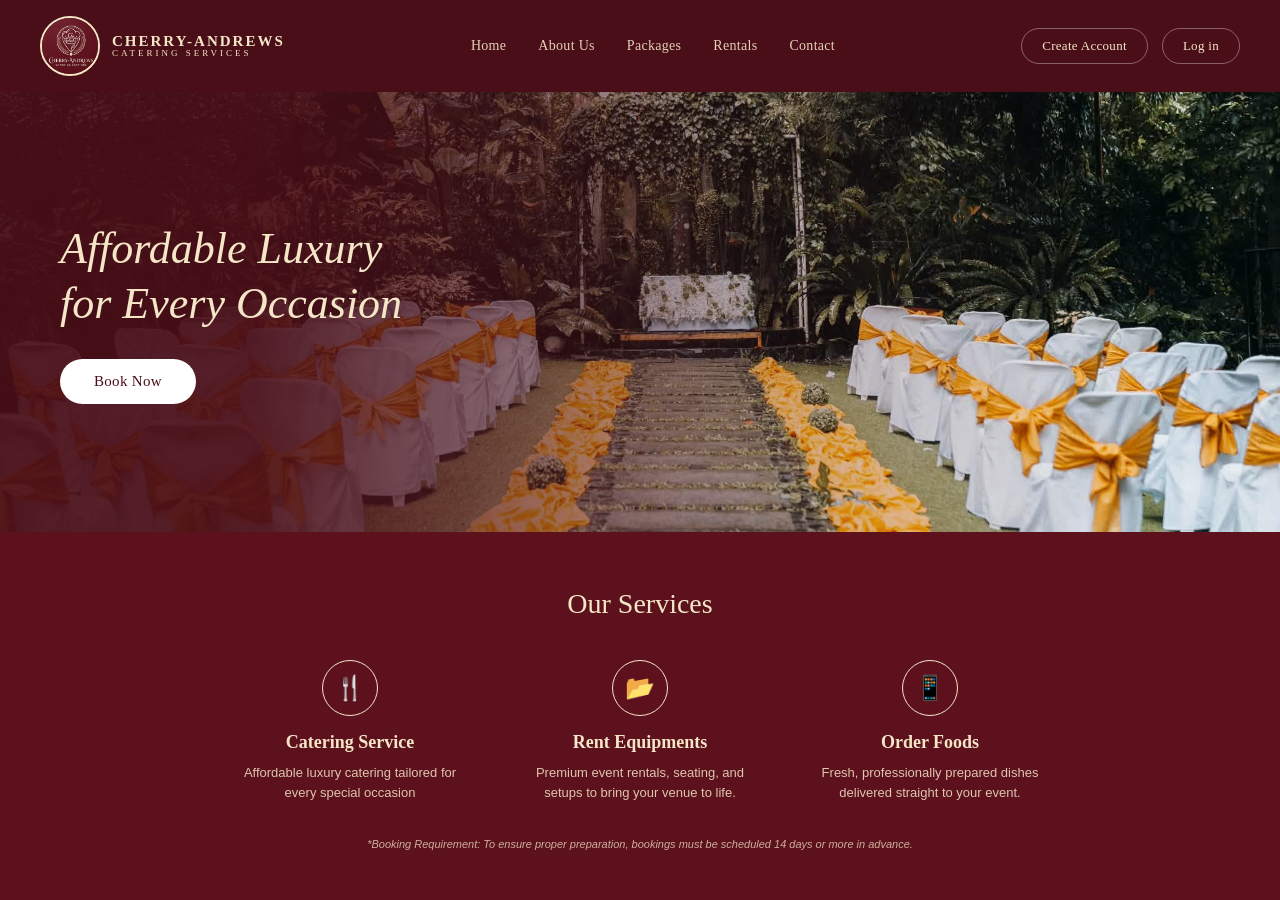
<file: index.html>
<!DOCTYPE html>

<html lang="en">

<head>

  <meta charset="UTF-8">

  <meta name="viewport" content="width=device-width, initial-scale=1.0">

  <title>Cherry-Andrews Catering Services</title>

  <style>
    :root {
      --maroon-dark: #4a0e18;
      --maroon: #5c111d;
      --maroon-light: #6d1523;
      --gold: #f5e6c8;
      --line: rgba(255, 255, 255, .35);
    }

    * {
      box-sizing: border-box;
      margin: 0;
      padding: 0;
    }

    body {
      font-family: 'Georgia', 'Times New Roman', serif;
      background: var(--maroon);
      color: #f5e6c8;
      min-height: 100vh;
    }

    a {
      color: inherit;
      text-decoration: none;
    }

    /* CSS HOME NAV: matches the <nav class="navbar"> near the start of #home. */

    .navbar {
      display: flex;
      align-items: center;
      justify-content: space-between;
      padding: 16px 40px;
      background: var(--maroon-dark);
    }

    .brand {
      display: flex;
      align-items: center;
      gap: 12px;
    }

     .brand-mark {
      width: 60px;
      height: 60px;
      border-radius: 60%;
      border: 2px solid #f5e6c8;
      overflow: hidden;
      flex-shrink: 0;
    }

    .brand-mark img {
      width: 100%;
      height: 100%;
      object-fit: cover;
      display: block;
    }

    .brand-text {
      line-height: 1.1;
    }

    .brand-text .top {
      font-size: 15px;
      letter-spacing: 2px;
      font-weight: 600;
    }

    .brand-text .bottom {
      font-size: 9px;
      letter-spacing: 3px;
      color: var(--gold);
    }

    .nav-links {
      display: flex;
      gap: 32px;
      font-size: 14px;
      letter-spacing: .3px;
    }

    .nav-links a {
      opacity: .9;
      transition: opacity .2s;
    }

    .nav-links a:hover {
      opacity: 1;
    }

    .nav-actions {
      display: flex;
      gap: 14px;
    }

    .pill {
      padding: 9px 20px;
      border-radius: 30px;
      font-size: 13px;
      cursor: pointer;
      border: 1.5px solid var(--line);
      background: transparent;
      color: #f5e6c8;
      font-family: inherit;
      letter-spacing: .3px;
      transition: background .2s;
    }

    .pill:hover {
      background: rgba(255, 255, 255, .08);
    }

    /* CSS HOME HERO: matches <section class="hero"> below the navbar. */

    .hero {
      position: relative;
      min-height: 440px;
      display: flex;
      align-items: center;
      padding: 0 60px;
      background:
        linear-gradient(90deg, rgba(74, 14, 24, .92) 20%, rgba(74, 14, 24, .25) 60%, rgba(74, 14, 24, 0) 90%),
        url('image/background.jpg') center/cover no-repeat;
      overflow: hidden;
    }

    .hero-content {
      position: relative;
      z-index: 2;
      max-width: 480px;
    }

    .hero-content h1 {
      font-style: italic;
      font-weight: 400;
      font-size: 44px;
      line-height: 1.25;
      margin-bottom: 28px;
    }

    .book-now {
      background: #fff;
      color: var(--maroon-dark);
      border: none;
      padding: 14px 34px;
      border-radius: 30px;
      font-size: 15px;
      font-family: inherit;
      cursor: pointer;
      letter-spacing: .3px;
      transition: background .2s;
    }

    .book-now:hover {
      background: #f1e9df;
    }

    /* ---------- SERVICES ---------- */

    /* CSS HOME SERVICES: matches <section class="services"> and .service-grid. */
    .services {
      padding: 56px 40px 40px;
      text-align: center;
    }

    .services h2 {
      font-weight: 400;
      font-size: 28px;
      margin-bottom: 40px;
    }

    .service-grid {
      display: flex;
      justify-content: center;
      gap: 70px;
      flex-wrap: wrap;
      max-width: 900px;
      margin: 0 auto;
    }

    .service {
      max-width: 220px;
    }

    .service .icon {
      width: 56px;
      height: 56px;
      margin: 0 auto 16px;
      border: 1.5px solid var(--gold);
      border-radius: 50%;
      display: flex;
      align-items: center;
      justify-content: center;
      color: var(--gold);
      font-size: 24px;
    }

    .service h3 {
      font-size: 18px;
      font-weight: 600;
      margin-bottom: 10px;
    }

    .service p {
      font-size: 13px;
      line-height: 1.5;
      opacity: .85;
      font-family: Arial, sans-serif;
    }

    .note {
      max-width: 900px;
      margin: 36px auto 0;
      font-size: 11px;
      font-style: italic;
      opacity: .75;
      font-family: Arial, sans-serif;
      padding: 0 10px;
    }

    /* ---------- AUTH OVERLAY ---------- */

    /* CSS LOGIN/SIGNUP: matches #authOverlay and the #loginView/#signupView forms. */
    .overlay {
      position: fixed;
      inset: 0;
      display: none;
      align-items: flex-start;
      justify-content: center;
      background: rgba(20, 4, 7, .55);
      backdrop-filter: blur(2px);
      z-index: 50;
      padding: 60px 16px 24px;
      overflow-y: auto;
    }

    .overlay.active {
      display: flex;
    }

    .back-btn {
      position: fixed;
      top: 22px;
      left: 28px;
      color: #fff;
      font-size: 20px;
      background: none;
      border: none;
      cursor: pointer;
      z-index: 51;
    }

    .auth-card {
      width: 360px;
      background: #fff;
      border-radius: 10px;
      overflow: hidden;
      box-shadow: 0 20px 60px rgba(0, 0, 0, .4);
      color: #2a2a2a;
      font-family: Arial, sans-serif;
      position: relative;
    }

    .auth-header {
      background: var(--maroon-dark);
      color: #fff;
      text-align: center;
      padding: 22px 20px 0;
    }

    .auth-header .brand {
      justify-content: center;
      margin-bottom: 16px;
    }

    .tabs {
      display: flex;
    }

    .tab {
      flex: 1;
      text-align: center;
      padding: 12px 0;
      font-size: 13px;
      letter-spacing: 1px;
      cursor: pointer;
      font-weight: 600;
      border-top-left-radius: 8px;
      border-top-right-radius: 8px;
      transition: background .15s, color .15s;
    }

    .tab.inactive {
      background: var(--maroon-dark);
      color: #fff;
    }

    .tab.active {
      background: #fff;
      color: var(--maroon-dark);
    }

    .auth-body {
      padding: 26px 26px 28px;
    }

    .field {
      margin-bottom: 14px;
      text-align: left;
    }

    .field label {
      display: block;
      font-size: 12px;
      margin-bottom: 5px;
      color: #333;
      font-weight: 600;
    }

    .field input[type=text],
    .field input[type=email],
    .field input[type=password],
    .field input[type=tel] {
      width: 100%;
      padding: 11px 12px;
      border: 1.5px solid #cfcfcf;
      border-radius: 6px;
      font-size: 13px;
      font-family: inherit;
      outline: none;
      transition: border-color .2s;
    }

    .field input:focus {
      border-color: var(--maroon-light);
    }

    .field input.invalid {
      border-color: #c0392b !important;
      background: #fdf1f0;
    }

    .field input.valid {
      border-color: #3a8a4d !important;
    }

    .pw-wrap {
      position: relative;
    }

    .pw-wrap input {
      padding-right: 42px;
    }

    .pw-toggle {
      position: absolute;
      right: 10px;
      top: 50%;
      transform: translateY(-50%);
      background: none;
      border: none;
      cursor: pointer;
      padding: 2px;
      line-height: 0;
      color: #999;
      display: flex;
      align-items: center;
      justify-content: center;
    }

    .pw-toggle:hover {
      color: var(--maroon-dark);
    }

    .pw-toggle svg {
      width: 18px;
      height: 18px;
      display: block;
    }

    .error-msg {
      display: none;
      color: #c0392b;
      font-size: 11px;
      margin-top: 5px;
      line-height: 1.4;
    }

    .field.show-error .error-msg {
      display: block;
    }

    .hint {
      font-size: 10.5px;
      color: #777;
      margin-top: 5px;
      line-height: 1.4;
    }

    .row {
      display: flex;
      align-items: center;
      gap: 8px;
      font-size: 12px;
      margin-bottom: 16px;
    }

    .row.terms {
      align-items: flex-start;
      line-height: 1.5;
    }

    .row.terms a {
      color: var(--maroon-dark);
      text-decoration: underline;
    }

    .submit-btn {
      width: 100%;
      padding: 13px;
      border: none;
      border-radius: 30px;
      background: var(--maroon-dark);
      color: #fff;
      font-size: 14px;
      cursor: pointer;
      font-family: inherit;
      letter-spacing: .3px;
      transition: background .2s;
    }

    .submit-btn:hover {
      background: var(--maroon-light);
    }

    .below-link {
      display: block;
      text-align: center;
      margin-top: 14px;
      font-size: 12px;
      color: #333;
    }

    .below-link b {
      color: var(--maroon-dark);
      cursor: pointer;
    }

    .view {
      display: none;
    }

    .view.active {
      display: block;
    }

    @media(max-width:640px) {

      .navbar {
        flex-wrap: wrap;
        gap: 12px;
        padding: 14px 20px;
      }

      .nav-links {
        order: 3;
        width: 100%;
        justify-content: center;
        gap: 18px;
        flex-wrap: wrap;
      }

      .hero {
        padding: 0 24px;
      }

      .hero-content h1 {
        font-size: 32px;
      }

      .service-grid {
        gap: 32px;
      }

      .auth-card {
        width: 100%;
        max-width: 360px;
      }

    }
  </style>
  <!-- Responsive layout fixes for phones and tablets are in responsive.css. -->
  <link rel="stylesheet" href="responsive.css" />

</head>

<body>

  <!-- ===== HOME PAGE ===== -->

  <div id="home">

    <!-- HTML HOME NAV: styled by CSS .navbar, .brand, .nav-links, and .nav-actions. -->
    <nav class="navbar">

      <div class="brand">

        <div class="brand-mark">
          <img src="image/logo.jpg" alt="Cherry-Andrews Logo" />
        </div>

        <div class="brand-text">
          <div class="top">CHERRY-ANDREWS</div>
          <div class="bottom">CATERING SERVICES</div>
        </div>

      </div>

      <div class="nav-links">
        <a href="index.html">Home</a>
        <a href="about.html">About Us</a>
        <a href="packages.html">Packages</a>
        <a href="rentals.html">Rentals</a>
        <a href="contact.html">Contact</a>
      </div>

      <div class="nav-actions">
        <button class="pill" onclick="openAuth('signup')">Create Account</button>
        <button class="pill" onclick="openAuth('login')">Log in</button>
      </div>

    </nav>

    <!-- HTML HOME HERO: styled by CSS .hero, .hero-content, and .book-now. -->
    <section class="hero">

      <div class="hero-content">

        <h1>Affordable Luxury<br>for Every Occasion</h1>

        <button class="book-now" onclick="openAuth('login')">
          Book Now
        </button>

      </div>

    </section>

    <!-- HTML HOME SERVICES: styled by CSS .services and .service-grid. -->
    <section class="services">

      <h2>Our Services</h2>

      <div class="service-grid">

        <div class="service">

          <div class="icon">&#127860;</div>

          <h3>Catering Service</h3>

          <p>
            Affordable luxury catering tailored for every special occasion
          </p>

        </div>

        <div class="service">

          <div class="icon">&#128194;</div>

          <h3>Rent Equipments</h3>

          <p>
            Premium event rentals, seating, and setups to bring your venue to life.
          </p>

        </div>

        <div class="service">

          <div class="icon">&#128241;</div>

          <h3>Order Foods</h3>

          <p>
            Fresh, professionally prepared dishes delivered straight to your event.
          </p>

        </div>

      </div>

      <p class="note">
        *Booking Requirement: To ensure proper preparation, bookings must be scheduled 14 days or more in advance.
      </p>

    </section>

  </div>


  <!-- ===== AUTH OVERLAY ===== -->

  <!-- HTML LOGIN/SIGNUP: styled by CSS .overlay and .auth-card. -->
  <div class="overlay" id="authOverlay">

    <button class="back-btn" onclick="closeAuth()">&#8592;</button>

    <div class="auth-card">

      <div class="auth-header">

        <div class="brand">

          <div class="brand-mark">
            <img src="image/logo.jpg" alt="Cherry-Andrews Logo" />
          </div>

          <div class="brand-text" style="text-align:left;">

            <div class="top">CHERRY-ANDREWS</div>
            <div class="bottom">CATERING SERVICES</div>

          </div>

        </div>

        <div class="tabs">

          <div class="tab" id="tabLogin" onclick="showView('login')">
            LOG IN
          </div>

          <div class="tab" id="tabSignup" onclick="showView('signup')">
            SIGN UP
          </div>

        </div>

      </div>


      <div class="auth-body">


        <!-- ===== LOGIN FORM ===== -->

        <form class="view" id="loginView" novalidate>

          <div class="field" id="loginEmailField">

            <label for="loginEmail">Email</label>

            <input type="email" id="loginEmail" placeholder="you@example.com" autocomplete="email">

            <div class="error-msg">
              Enter a valid email address (e.g. juan@example.com).
            </div>

          </div>


          <div class="field" id="loginPasswordField">

            <label for="loginPassword">Password</label>

            <div class="pw-wrap">

              <input type="password" id="loginPassword" placeholder="Enter your password"
                autocomplete="current-password">

              <button type="button" class="pw-toggle" onclick="togglePw('loginPassword',this)"
                aria-label="Show/hide password">

                <svg class="eye-open" viewBox="0 0 24 24" fill="none" stroke="currentColor" stroke-width="2"
                  stroke-linecap="round" stroke-linejoin="round">
                  <path d="M1 12s4-8 11-8 11 8 11 8-4 8-11 8-11-8-11-8z" />
                  <circle cx="12" cy="12" r="3" />
                </svg>

                <svg class="eye-off" viewBox="0 0 24 24" fill="none" stroke="currentColor" stroke-width="2"
                  stroke-linecap="round" stroke-linejoin="round" style="display:none;">
                  <path d="M17.94 17.94A10.07 10.07 0 0112 20c-7 0-11-8-11-8a18.45 18.45 0 015.06-5.94" />
                  <path d="M9.9 4.24A9.12 9.12 0 0112 4c7 0 11 8 11 8a18.5 18.5 0 01-2.16 3.19" />
                  <line x1="1" y1="1" x2="23" y2="23" />
                </svg>

              </button>

            </div>

            <div class="error-msg">
              Password must be at least 8 characters and include an uppercase letter, a lowercase letter, a number, and
              a special character.
            </div>

          </div>


          <div class="row">

            <input type="checkbox" id="remember">

            <label for="remember">
              Remember Me
            </label>

          </div>


          <button class="submit-btn" type="submit">
            Log In
          </button>


          <span class="below-link">
            Doesn't have an account yet?
            <b onclick="showView('signup')">SIGN UP</b>
          </span>

        </form>


        <!-- ===== SIGN UP FORM ===== -->

        <form class="view" id="signupView" novalidate>


          <div class="field" id="signupNameField">

            <label for="signupName">Full Name</label>

            <input type="text" id="signupName" placeholder="Juan Dela Cruz" maxlength="60" autocomplete="name">

            <div class="hint">
              First name and surname, each starting with a capital letter. Letters only.
            </div>

            <div class="error-msg">
              Enter your complete full name (e.g. Juan Dela Cruz). Each word must start with a capital letter — no
              numbers or symbols.
            </div>

          </div>


          <div class="field" id="signupEmailField">

            <label for="signupEmail">Email</label>

            <input type="email" id="signupEmail" placeholder="you@example.com" maxlength="100" autocomplete="email">

            <div class="error-msg">
              Enter a valid email address (e.g. juan@example.com).
            </div>

          </div>


          <div class="field" id="signupContactField">

            <label for="signupContact">Contact Number</label>

            <input type="tel" id="signupContact" placeholder="09XXXXXXXXX" maxlength="11" inputmode="numeric">

            <div class="hint">
              Philippine mobile number — 11 digits starting with 09.
            </div>

            <div class="error-msg">
              Enter a valid 11-digit PH mobile number starting with 09 (e.g. 09171234567).
            </div>

          </div>


          <div class="field" id="signupPasswordField">

            <label for="signupPassword">Password</label>

            <div class="pw-wrap">

              <input type="password" id="signupPassword" placeholder="Create a password" autocomplete="new-password">

              <button type="button" class="pw-toggle" onclick="togglePw('signupPassword',this)"
                aria-label="Show/hide password">

                <svg class="eye-open" viewBox="0 0 24 24" fill="none" stroke="currentColor" stroke-width="2"
                  stroke-linecap="round" stroke-linejoin="round">
                  <path d="M1 12s4-8 11-8 11 8 11 8-4 8-11 8-11-8-11-8z" />
                  <circle cx="12" cy="12" r="3" />
                </svg>

                <svg class="eye-off" viewBox="0 0 24 24" fill="none" stroke="currentColor" stroke-width="2"
                  stroke-linecap="round" stroke-linejoin="round" style="display:none;">
                  <path d="M17.94 17.94A10.07 10.07 0 0112 20c-7 0-11-8-11-8a18.45 18.45 0 015.06-5.94" />
                  <path d="M9.9 4.24A9.12 9.12 0 0112 4c7 0 11 8 11 8a18.5 18.5 0 01-2.16 3.19" />
                  <line x1="1" y1="1" x2="23" y2="23" />
                </svg>

              </button>

            </div>

            <div class="hint">
              Min. 8 characters — needs uppercase, lowercase, number, and special character.
            </div>

            <div class="error-msg">
              Password does not meet the requirements above.
            </div>

          </div>


          <div class="row terms">

            <input type="checkbox" id="agree" style="margin-top:3px;flex-shrink:0;">

            <label for="agree">
              By creating an account, you agree to our
              <a href="#">Terms &amp; Conditions</a>
              and consent to our
              <a href="#">Privacy Policy</a>,
              including how we collect, use, and protect your personal information for managing bookings and services.
            </label>

          </div>


          <div class="error-msg" id="agreeError" style="display:none;margin-bottom:10px;">
            Please check the box to agree before continuing.
          </div>


          <button class="submit-btn" type="submit">
            Create Account
          </button>


          <span class="below-link">
            Already have an account?
            <b onclick="showView('login')">LOG IN</b>
          </span>

        </form>

      </div>

    </div>

  </div>


  <script>

    /* ===== OVERLAY CONTROLS ===== */

    function openAuth(view) {

      document.getElementById('authOverlay').classList.add('active');

      showView(view);

    }


    function closeAuth() {

      document.getElementById('authOverlay').classList.remove('active');

    }


    function showView(view) {

      const isLogin = view === 'login';

      document.getElementById('loginView')
        .classList.toggle('active', isLogin);

      document.getElementById('signupView')
        .classList.toggle('active', !isLogin);

      document.getElementById('tabLogin').className =
        'tab ' + (isLogin ? 'active' : 'inactive');

      document.getElementById('tabSignup').className =
        'tab ' + (!isLogin ? 'active' : 'inactive');

    }


    showView('login');

    /* Open the requested account form when arriving from another page. */
    const requestedAuthView =
      new URLSearchParams(window.location.search).get('auth');

    if (
      requestedAuthView === 'signup' ||
      requestedAuthView === 'login'
    ) {
      openAuth(requestedAuthView);
    }


    /* ===== EYE ICON TOGGLE ===== */

    function togglePw(inputId, btn) {

      const input = document.getElementById(inputId);

      const isHidden = input.type === 'password';

      input.type = isHidden ? 'text' : 'password';

      btn.querySelector('.eye-open').style.display =
        isHidden ? 'none' : 'block';

      btn.querySelector('.eye-off').style.display =
        isHidden ? 'block' : 'none';

    }


    /* ===== INPUT RESTRICTIONS ===== */

    // Contact: digits only
    document.getElementById('signupContact')
      .addEventListener('keypress', function (e) {

        if (!/[0-9]/.test(e.key)) {
          e.preventDefault();
        }

      });


    document.getElementById('signupContact')
      .addEventListener('input', function () {

        this.value = this.value.replace(/\D/g, '');

        // I-clear muna ang error habang nagta-type.
        const field =
          document.getElementById('signupContactField');

        field.classList.remove('show-error');

        this.classList.remove('invalid');
        this.classList.remove('valid');

      });


    // Name: letters, spaces, hyphens, apostrophes only
    document.getElementById('signupName')
      .addEventListener('keypress', function (e) {

        if (!/[a-zA-Z\s'\-]/.test(e.key)) {
          e.preventDefault();
        }

      });


    /* ===== VALIDATION PATTERNS ===== */

    const patterns = {

      // Pangalan na may first at last name.
      name:
        /^[A-Z][a-zA-Z'\-]*(\s[A-Z][a-zA-Z'\-]*)+$/,

      // Email na may valid domain.
      email:
        /^[^\s@]+@[^\s@]+\.[a-zA-Z]{2,}$/,

      // Contact: 09 + 9 digits = 11 digits
      contact:
        /^09\d{9}$/,

      // Minimum 8 characters with uppercase, lowercase, number, and symbol.
      password:
        /^(?=.*[a-z])(?=.*[A-Z])(?=.*\d)(?=.*[^A-Za-z0-9]).{8,}$/

    };


    function setFieldState(fieldId, isValid) {

      const field =
        document.getElementById(fieldId);

      const input =
        field.querySelector('input');

      field.classList.toggle(
        'show-error',
        !isValid
      );

      input.classList.toggle(
        'invalid',
        !isValid
      );

      input.classList.toggle(
        'valid',
        isValid && input.value.trim() !== ''
      );

      return isValid;

    }


    function validateField(fieldId, inputId, pattern) {

      return setFieldState(
        fieldId,
        pattern.test(
          document.getElementById(inputId)
            .value.trim()
        )
      );

    }


    /* Validate fields on blur and check all values on submit. */


    // Fields checked as the user fills out the forms.
    [
      'signupName',
      'signupEmail',
      'signupContact',
      'signupPassword',
      'loginEmail',
      'loginPassword'
    ].forEach(id => {

      const el =
        document.getElementById(id);


      // Clear the current validation state while typing.
      el.addEventListener('input', function () {

        const field =
          this.closest('.field');

        field.classList.remove('show-error');

        this.classList.remove('invalid');

        this.classList.remove('valid');

      });


      // Validate the field when it loses focus.
      el.addEventListener('blur', function () {

        liveCheck(id);

      });

    });


    // Show errors only after the field has enough input.
    function liveCheck(id) {

      switch (id) {


        /* =========================
           FULL NAME
           ========================= */

        case 'signupName': {

          const value =
            document.getElementById('signupName')
              .value.trim();


          // Wait until the field has a value.
          if (value === '') {
            return;
          }


          validateField(
            'signupNameField',
            'signupName',
            patterns.name
          );

          break;

        }


        /* =========================
           EMAIL
           ========================= */

        case 'signupEmail': {

          const value =
            document.getElementById('signupEmail')
              .value.trim();


          // Wait until the email has the basic address parts.
          if (
            value === '' ||
            !value.includes('@') ||
            !value.includes('.')
          ) {
            return;
          }


          validateField(
            'signupEmailField',
            'signupEmail',
            patterns.email
          );

          break;

        }


        /* =========================
           CONTACT NUMBER
           ========================= */

        case 'signupContact': {

          const contact =
            document.getElementById('signupContact');

          const contactField =
            document.getElementById('signupContactField');


          // Wait for all 11 digits before validating.
          if (contact.value.length < 11) {

            contactField.classList.remove(
              'show-error'
            );

            contact.classList.remove(
              'invalid'
            );

            contact.classList.remove(
              'valid'
            );

            return;

          }


          // Validate once the complete contact number is entered.
          validateField(
            'signupContactField',
            'signupContact',
            patterns.contact
          );

          break;

        }


        /* =========================
           PASSWORD
           ========================= */

        case 'signupPassword': {

          const password =
            document.getElementById('signupPassword')
              .value;

          const passwordField =
            document.getElementById('signupPasswordField');


          // Wait until the password reaches the minimum length.
          if (password.length < 8) {

            passwordField.classList.remove(
              'show-error'
            );

            document
              .getElementById('signupPassword')
              .classList.remove('invalid');

            document
              .getElementById('signupPassword')
              .classList.remove('valid');

            return;

          }


          // Validate once the password reaches the minimum length.
          validateField(
            'signupPasswordField',
            'signupPassword',
            patterns.password
          );

          break;

        }


        /* =========================
           LOGIN EMAIL
           ========================= */

        case 'loginEmail': {

          const val = document.getElementById('loginEmail').value.trim();
          if (val === '') return;
          validateField('loginEmailField', 'loginEmail', patterns.email);
          break;

        }


        /* =========================
           LOGIN PASSWORD
           ========================= */

        case 'loginPassword': {

          const pw = document.getElementById('loginPassword').value;
          if (pw.length < 8) {
            document.getElementById('loginPasswordField').classList.remove('show-error');
            document.getElementById('loginPassword').classList.remove('invalid', 'valid');
            return;
          }
          validateField('loginPasswordField', 'loginPassword', patterns.password);
          break;

        }

      }

    }


    /* ===== SIGN UP SUBMIT ===== */

    document.getElementById('signupView')
      .addEventListener('submit', function (e) {

        e.preventDefault();


        // Check every required field when the form is submitted.

        const nameOk =
          validateField(
            'signupNameField',
            'signupName',
            patterns.name
          );


        const emailOk =
          validateField(
            'signupEmailField',
            'signupEmail',
            patterns.email
          );


        const contactOk =
          validateField(
            'signupContactField',
            'signupContact',
            patterns.contact
          );


        const passOk =
          validateField(
            'signupPasswordField',
            'signupPassword',
            patterns.password
          );


        const agreed =
          document.getElementById('agree').checked;


        document.getElementById('agreeError')
          .style.display =
          agreed ? 'none' : 'block';


        if (
          nameOk &&
          emailOk &&
          contactOk &&
          passOk &&
          agreed
        ) {

          const registeredEmail =
            document.getElementById('signupEmail').value.trim();

          alert(
            'Account created successfully! You can now log in with your credentials.'
          );


          this.reset();

          document.getElementById('loginEmail').value =
            registeredEmail;

          // Switch to the login form after the user confirms the success message.
          showView('login');


          // Clear validation states after account creation.
          [
            'signupNameField',
            'signupEmailField',
            'signupContactField',
            'signupPasswordField'
          ].forEach(fid => {

            const f =
              document.getElementById(fid);

            f.classList.remove(
              'show-error'
            );

            f.querySelector('input')
              .classList.remove(
                'valid',
                'invalid'
              );

          });

        }

      });


    /* ===== LOGIN SUBMIT ===== */

    document.getElementById('loginView')
      .addEventListener('submit', function (e) {

        e.preventDefault();


        const emailOk =
          validateField(
            'loginEmailField',
            'loginEmail',
            patterns.email
          );


        const passOk =
          validateField(
            'loginPasswordField',
            'loginPassword',
            patterns.password
          );

        if (emailOk && passOk) {
          window.location.href = 'dashboard.html';
        }

      });

  </script>

</body>

</html>
</file>
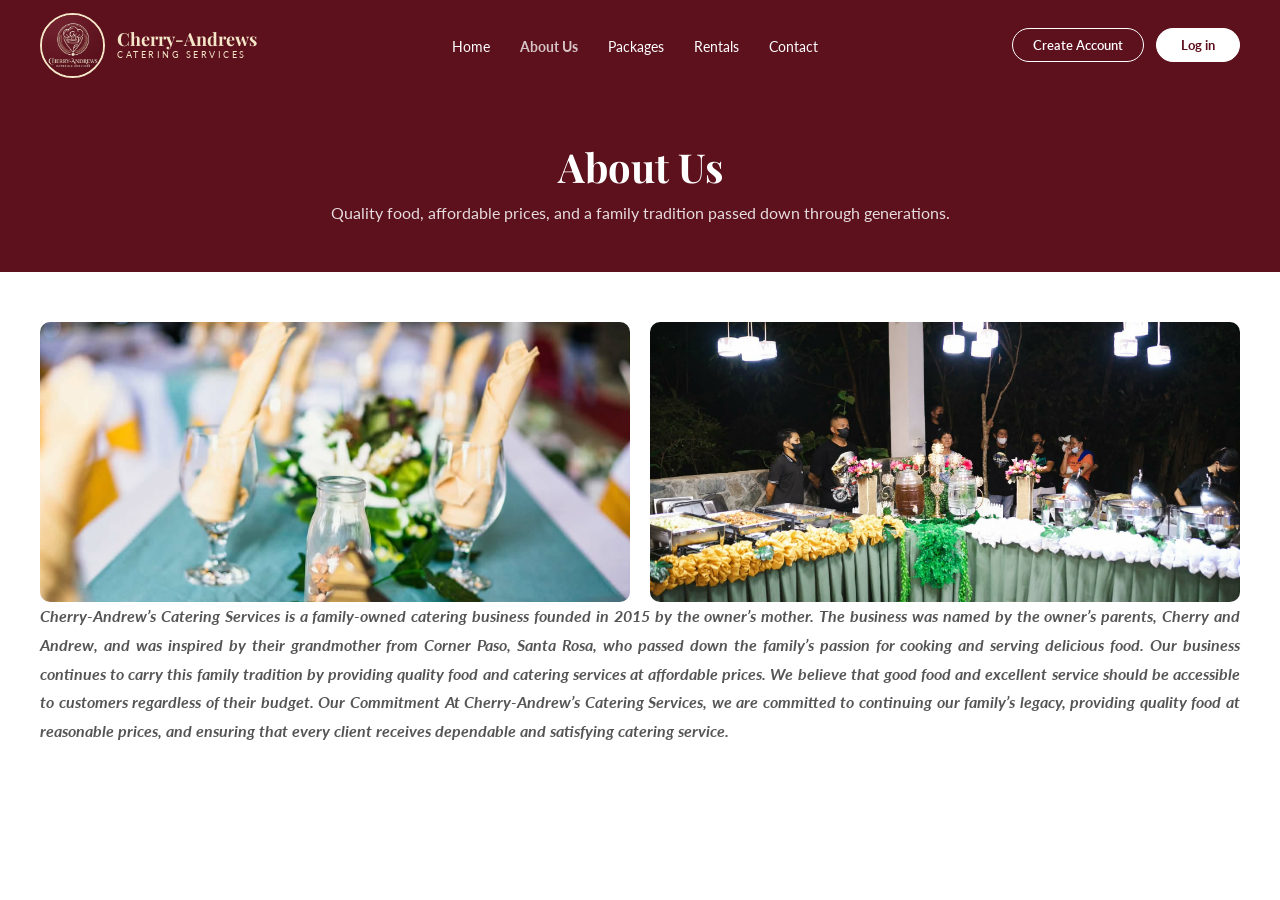
<file: about.html>
<!DOCTYPE html>
<html lang="en">

<head>
  <meta charset="UTF-8" />
  <meta name="viewport" content="width=device-width, initial-scale=1.0" />
  <title>About Us – Cherry-Andrews Catering Services</title>
  <link
    href="https://fonts.googleapis.com/css2?family=Playfair+Display:ital,wght@0,400;0,700;1,400;1,700&family=Lato:wght@300;400;700&display=swap"
    rel="stylesheet" />
  <style>
    *,
    *::before,
    *::after {
      box-sizing: border-box;
      margin: 0;
      padding: 0;
    }

    body {
      font-family: 'Lato', Arial, sans-serif;
      color: #555;
      background: #fff;
    }

    a {
      text-decoration: none;
      color: inherit;
    }

    /* CSS ABOUT NAV: match Admin's 34px side spacing around the header content. */
    .navbar {
      display: flex;
      align-items: center;
      justify-content: space-between;
      padding: 16px 40px;
      height: 90px;
      background-color: #5c111d;
      position: sticky;
      top: 0;
      z-index: 100;
    }

    .nav-logo {
      display: flex;
      align-items: center;
      gap: 12px;
    }

    /* CSS ABOUT LOGO: slightly enlarge the logo and use a white border instead of gold. */
    .brand-mark {
      width: 65px;
      height: 65px;
      border-radius: 65%;
      border: 2px solid #f5e6c8;
      overflow: hidden;
      flex-shrink: 0;
    }

    .brand-mark img {
      display: block;
      width: 100%;
      height: 100%;
      object-fit: cover;
    }

    .logo-text {
      display: flex;
      flex-direction: column;
      line-height: 1.2;
    }

    .logo-brand {
      font-family: 'Playfair Display', serif;
      font-size: 18px;
      font-weight: 700;
      color: #f5e6c8;
    }

    .logo-tagline {
      font-size: 9px;
      color: #f5e6c8;
      letter-spacing: 2.5px;
    }

    .nav-links {
      list-style: none;
      display: flex;
      gap: 30px;
    }

    .nav-links a {
      color: #fff;
      font-size: 14px;
      transition: opacity 0.2s;
    }

    .nav-links a:hover,
    .nav-links a.active {
      opacity: 0.75;
      font-weight: 700;
    }

    .nav-actions {
      display: flex;
      gap: 12px;
    }

    /* Create Account and Log in button styles */
    .btn-outline {
      display: inline-flex;
      align-items: center;
      justify-content: center;
      padding: 8px 20px;
      border: 1.5px solid #fff;
      border-radius: 20px;
      color: #fff;
      font-size: 13px;
      font-weight: 600;
      background: transparent;
      transition: background 0.2s;
    }

    .btn-outline:hover {
      background: rgba(255, 255, 255, 0.15);
    }

    .btn-solid {
      display: inline-flex;
      align-items: center;
      justify-content: center;
      padding: 8px 24px;
      border: 1.5px solid #fff;
      border-radius: 20px;
      color: #5d0d1c;
      font-size: 13px;
      font-weight: 700;
      background: #fff;
      transition: background 0.2s;
    }

    .btn-solid:hover {
      background: #f5e6c8;
    }

    /* CSS ABOUT INTRO: match the burgundy title banner used on Rentals. */
    .page-header {
      background: #5c111d;
      padding: 50px 40px;
      text-align: center;
      color: #fff;
    }

    .page-header h1 {
      font-family: 'Playfair Display', serif;
      font-size: 40px;
      margin-bottom: 10px;
    }

    .page-header p {
      font-size: 16px;
      opacity: 0.85;
    }

    /* About page content */
    /* CSS ABOUT CONTENT: styles the HTML <div class="page-content"> below the navbar. */
    .page-content {
      max-width: 860px;
      margin: 50px auto 70px;
      padding: 0 40px;
      text-align: center;
    }

    /* About page image gallery */
    .about-images {
      display: flex;
      gap: 20px;
      margin-top: 30px;
    }

    .about-image1,
    .about-image2 {
      flex: 1;
      min-width: 0;
    }

    .about-image1 img,
    .about-image2 img {
      display: block;
      width: 100%;
      height: 280px;
      object-fit: cover;
      border-radius: 10px;
    }

    .page-content p:last-of-type {
      font-size: 16px;
      line-height: 1.8;
      color: #555;
      margin-bottom: 16px;
      text-align: justify;
    }

    .page-content p {
      font-weight: 700;
      font-style: italic;
      color: #8b1a2e;
      text-align: center;
    }

  </style>
    <!-- Responsive layout fixes for phones and tablets are in responsive.css. -->
    <link rel="stylesheet" href="responsive.css" />
  </head>

<body>
  <!-- HTML ABOUT NAV: styled by CSS .navbar, .nav-links, and .nav-actions. -->
  <nav class="navbar">
    <a href="index.html" class="nav-logo">
      <div class="brand-mark">
        <img src="image/logo.jpg" alt="Cherry-Andrews Logo" />
      </div>
      <div class="logo-text">
        <span class="logo-brand">Cherry-Andrews</span>
        <span class="logo-tagline">CATERING SERVICES</span>
      </div>
    </a>
    <ul class="nav-links">
      <li><a href="index.html">Home</a></li>
      <li><a href="about.html" class="active">About Us</a></li>
      <li><a href="packages.html">Packages</a></li>
      <li><a href="rentals.html">Rentals</a></li>
      <li><a href="contact.html">Contact</a></li>
    </ul>

    <!-- Authentication links open the matching form on the home page -->
    <div class="nav-actions">
      <a href="index.html?auth=signup" class="btn-outline">Create Account</a>
      <a href="index.html?auth=login" class="btn-solid">Log in</a>
    </div>
  </nav>

  <!-- HTML ABOUT INTRO: styled by CSS .page-header to match the Rentals banner. -->
  <div class="page-header">
    <h1>About Us</h1>
    <p>Quality food, affordable prices, and a family tradition passed down through generations.</p>
  </div>

  <!-- HTML ABOUT CONTENT: styled by CSS .page-content and .about-images. -->
  <div class="page-content">
    <div class="about-images">
      <div class="about-image1">
        <img src="image/aboutus1.jpg" alt="Cherry-Andrews Logo" />
      </div>
      <div class="about-image2">
        <img src="image/aboutus2.jpg" alt="Cherry-Andrews Team" />
      </div>
    </div>
    <p>Cherry-Andrew’s Catering Services is a family-owned catering business founded in 2015 by the owner’s mother. The
      business was named by the owner’s parents, Cherry and Andrew, and was inspired by their grandmother from Corner
      Paso, Santa Rosa, who passed down the family’s passion for cooking and serving delicious food.
      Our business continues to carry this family tradition by providing quality food and catering services at
      affordable prices. We believe that good food and excellent service should be accessible to customers regardless of
      their budget.
      Our Commitment
      At Cherry-Andrew’s Catering Services, we are committed to continuing our family’s legacy, providing quality food
      at reasonable prices, and ensuring that every client receives dependable and satisfying catering service.</p>
  </div>
</body>

</html>
</file>
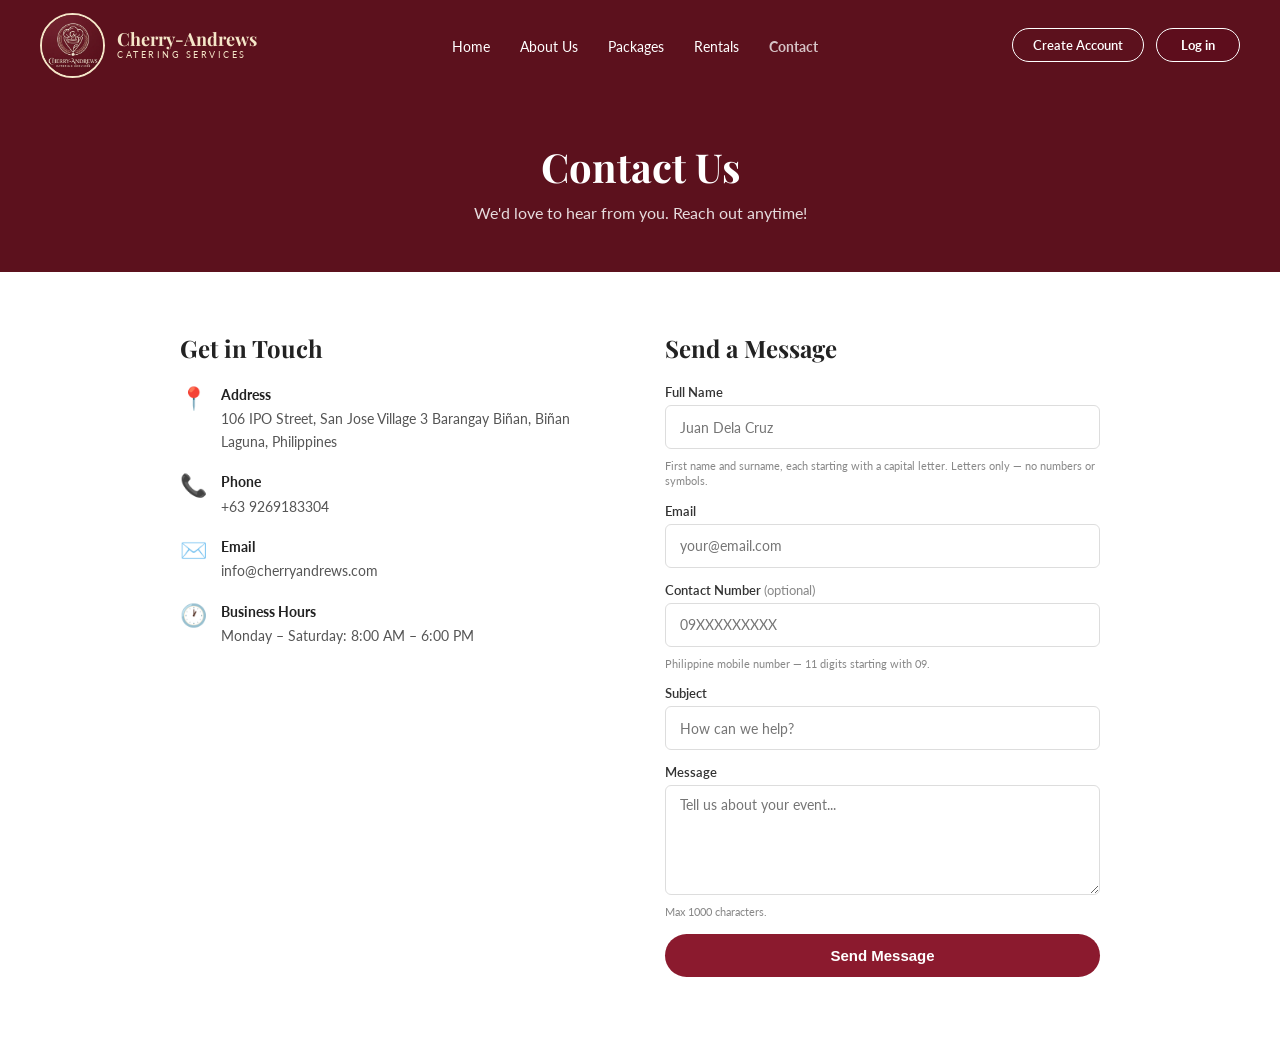
<file: contact.html>
<!DOCTYPE html>
<html lang="en">

<head>
  <meta charset="UTF-8" />
  <meta name="viewport" content="width=device-width, initial-scale=1.0" />
  <title>Contact – Cherry-Andrews Catering Services</title>
  <link
    href="https://fonts.googleapis.com/css2?family=Playfair+Display:ital,wght@0,400;0,700;1,400;1,700&family=Lato:wght@300;400;700&display=swap"
    rel="stylesheet" />
  <style>
    *,
    *::before,
    *::after {
      box-sizing: border-box;
      margin: 0;
      padding: 0;
    }

    body {
      font-family: 'Lato', Arial, sans-serif;
      color: #555;
      background: #fff;
    }

    a {
      text-decoration: none;
      color: inherit;
    }

    /* CSS CONTACT NAV: matches <nav class="navbar"> near the start of the body. */
    .navbar {
      display: flex;
      align-items: center;
      justify-content: space-between;
      padding: 16px 40px;
      height: 90px;
      background-color: #5c111d;
      position: sticky;
      top: 0;
      z-index: 100;
    }

    .nav-logo {
      display: flex;
      align-items: center;
      gap: 12px;
    }

    /* Header logo, matched to the home page */
     .brand-mark {
      width: 65px;
      height: 65px;
      border-radius: 65%;
      border: 2px solid #f5e6c8;
      overflow: hidden;
      flex-shrink: 0;
    }

    .brand-mark img {
      display: block;
      width: 100%;
      height: 100%;
      object-fit: cover;
    }

    .logo-text {
      display: flex;
      flex-direction: column;
      line-height: 1.2;
    }

    .logo-brand {
      font-family: 'Playfair Display', serif;
      font-size: 18px;
      font-weight: 700;
      color: #f5e6c8;
    }

    .logo-tagline {
      font-size: 9px;
      color: #f5e6c8;
      letter-spacing: 2.5px;
    }

    .nav-links {
      list-style: none;
      display: flex;
      gap: 30px;
    }

    .nav-links a {
      color: #fff;
      font-size: 14px;
      transition: opacity 0.2s;
    }

    .nav-links a:hover,
    .nav-links a.active {
      opacity: 0.75;
      font-weight: 700;
    }

    .nav-actions {
      display: flex;
      gap: 12px;
    }

    .btn-outline {
      padding: 8px 20px;
      border: 1.5px solid #fff;
      border-radius: 20px;
      color: #fff;
      font-size: 13px;
      font-weight: 600;
      background: transparent;
    }

    .btn-outline:hover {
      background: rgba(255, 255, 255, 0.15);
    }

    .btn-solid {
      padding: 8px 24px;
      border: 1.5px solid #fff;
      border-radius: 20px;
      color: #fff;
      font-size: 13px;
      font-weight: 700;
      background: #5d0d1c;
    }

    .btn-solid:hover {
      background: #f5e6c8;
    }

    /* CSS CONTACT INTRO: matches .page-header below the navbar. */
    .page-header {
      background: #5c111d;
      padding: 50px 40px;
      text-align: center;
      color: #fff;
    }

    .page-header h1 {
      font-family: 'Playfair Display', serif;
      font-size: 40px;
      margin-bottom: 10px;
    }

    .page-header p {
      font-size: 16px;
      opacity: 0.85;
    }

    /* CSS CONTACT DETAILS/FORM: matches .contact-wrap, .contact-info, and .contact-form. */
    .contact-wrap {
      display: flex;
      flex-wrap: wrap;
      gap: 50px;
      max-width: 1000px;
      margin: 60px auto;
      padding: 0 40px;
    }

    .contact-info {
      flex: 1;
      min-width: 240px;
    }

    .contact-info h2 {
      font-family: 'Playfair Display', serif;
      font-size: 24px;
      color: #222;
      margin-bottom: 20px;
    }

    .info-item {
      display: flex;
      gap: 14px;
      align-items: flex-start;
      margin-bottom: 18px;
    }

    .info-icon {
      font-size: 22px;
      flex-shrink: 0;
    }

    .info-item p {
      font-size: 14px;
      line-height: 1.6;
      color: #555;
    }

    .info-item strong {
      color: #222;
      display: block;
      margin-bottom: 2px;
    }

    .contact-form {
      flex: 1;
      min-width: 280px;
    }

    .contact-form h2 {
      font-family: 'Playfair Display', serif;
      font-size: 24px;
      color: #222;
      margin-bottom: 20px;
    }

    .form-group {
      display: flex;
      flex-direction: column;
      gap: 5px;
      margin-bottom: 14px;
    }

    .form-group label {
      font-size: 13px;
      font-weight: 600;
      color: #333;
    }

    .form-group input,
    .form-group textarea {
      border: 1.5px solid #ddd;
      border-radius: 6px;
      padding: 10px 14px;
      font-size: 14px;
      font-family: 'Lato', sans-serif;
      color: #222;
      outline: none;
      transition: border-color 0.2s;
    }

    .form-group input {
      height: 44px;
    }

    .form-group textarea {
      height: 110px;
      resize: vertical;
    }

    .form-group input:focus,
    .form-group textarea:focus {
      border-color: #8b1a2e;
    }

    .btn-send {
      width: 100%;
      padding: 13px;
      background: #8b1a2e;
      color: #fff;
      border: none;
      border-radius: 30px;
      font-size: 15px;
      font-weight: 700;
      cursor: pointer;
      transition: background 0.2s;
    }

    .btn-send:hover {
      background: #6b0e1f;
    }

    /* Validation styles */
    .form-group .hint {
      font-size: 11px;
      color: #888;
      margin-top: 4px;
      line-height: 1.4;
    }

    .form-group .error-msg {
      display: none;
      font-size: 11px;
      color: #c0392b;
      margin-top: 4px;
      line-height: 1.4;
    }

    .form-group.show-error .error-msg {
      display: block;
    }

    .form-group.show-error input,
    .form-group.show-error textarea {
      border-color: #c0392b;
      background: #fdf1f0;
    }

    .form-group.valid input,
    .form-group.valid textarea {
      border-color: #3a8a4d;
    }
  </style>
  <!-- Responsive layout fixes for phones and tablets are in responsive.css. -->
  <link rel="stylesheet" href="responsive.css" />
</head>

<body>
  <!-- HTML CONTACT NAV: styled by CSS .navbar, .nav-links, and .nav-actions. -->
  <nav class="navbar">
    <a href="index.html" class="nav-logo">
      <div class="brand-mark">
        <img src="image/logo.jpg" alt="Cherry-Andrews Logo" />
      </div>
      <div class="logo-text">
        <span class="logo-brand">Cherry-Andrews</span>
        <span class="logo-tagline">CATERING SERVICES</span>
      </div>
    </a>
    <ul class="nav-links">
      <li><a href="index.html">Home</a></li>
      <li><a href="about.html">About Us</a></li>
      <li><a href="packages.html">Packages</a></li>
      <li><a href="rentals.html">Rentals</a></li>
      <li><a href="contact.html" class="active">Contact</a></li>
    </ul>

    <!-- Authentication links open the matching form on the home page -->
    <div class="nav-actions">
      <a href="index.html?auth=signup" class="btn-outline">Create Account</a>
      <a href="index.html?auth=login" class="btn-solid">Log in</a>
    </div>
  </nav>

  <!-- HTML CONTACT INTRO: styled by CSS .page-header. -->
  <div class="page-header">
    <h1>Contact Us</h1>
    <p>We'd love to hear from you. Reach out anytime!</p>
  </div>

  <!-- HTML CONTACT DETAILS/FORM: styled by CSS .contact-wrap, .contact-info, and .contact-form. -->
  <div class="contact-wrap">
    <div class="contact-info">
      <h2>Get in Touch</h2>
      <div class="info-item">
        <div class="info-icon">📍</div>
        <p><strong>Address</strong>106 IPO Street, San Jose Village 3 Barangay Biñan, Biñan Laguna, Philippines</p>
      </div>
      <div class="info-item">
        <div class="info-icon">📞</div>
        <p><strong>Phone</strong>+63 9269183304</p>
      </div>
      <div class="info-item">
        <div class="info-icon">✉️</div>
        <p><strong>Email</strong>info@cherryandrews.com</p>
      </div>
      <div class="info-item">
        <div class="info-icon">🕐</div>
        <p><strong>Business Hours</strong>Monday – Saturday: 8:00 AM – 6:00 PM</p>
      </div>
    </div>

    <div class="contact-form">
      <h2>Send a Message</h2>
      <form id="contactForm" onsubmit="sendMessage(event)" novalidate>

        <div class="form-group" id="grpName">
          <label for="cName">Full Name</label>
          <input type="text" id="cName" placeholder="Juan Dela Cruz" maxlength="60" autocomplete="name" />
          <div class="hint">First name and surname, each starting with a capital letter. Letters only — no numbers or
            symbols.</div>
          <div class="error-msg">Enter your complete full name (e.g. Juan Dela Cruz). Each word must start with a
            capital letter.</div>
        </div>

        <div class="form-group" id="grpEmail">
          <label for="cEmail">Email</label>
          <input type="email" id="cEmail" placeholder="your@email.com" maxlength="100" autocomplete="email" />
          <div class="error-msg">Enter a valid email address (e.g. juan@example.com).</div>
        </div>

        <div class="form-group" id="grpPhone">
          <label for="cPhone">Contact Number <span style="font-weight:400;color:#888;">(optional)</span></label>
          <input type="tel" id="cPhone" placeholder="09XXXXXXXXX" maxlength="11" inputmode="numeric" />
          <div class="hint">Philippine mobile number — 11 digits starting with 09.</div>
          <div class="error-msg">Enter a valid 11-digit Philippine mobile number starting with 09 (e.g. 09171234567).
          </div>
        </div>

        <div class="form-group" id="grpSubject">
          <label for="cSubject">Subject</label>
          <input type="text" id="cSubject" placeholder="How can we help?" maxlength="120" />
          <div class="error-msg">Please enter a subject (at least 3 characters).</div>
        </div>

        <div class="form-group" id="grpMessage">
          <label for="cMessage">Message</label>
          <textarea id="cMessage" placeholder="Tell us about your event..." maxlength="1000"></textarea>
          <div class="hint">Max 1000 characters.</div>
          <div class="error-msg">Please enter a message (at least 10 characters).</div>
        </div>

        <button type="submit" class="btn-send">Send Message</button>
      </form>
    </div>
  </div>

  <script>
    const pat = {
      name: /^[A-Z][a-zA-Z'\-]*(\s[A-Z][a-zA-Z'\-]*)+$/,
      email: /^[^\s@]+@[^\s@]+\.[a-zA-Z]{2,}$/,
      phone: /^09\d{9}$/
    };

    /* Block non-digits in phone */
    document.getElementById('cPhone').addEventListener('keypress', function (e) {
      if (!/[0-9]/.test(e.key)) e.preventDefault();
    });
    document.getElementById('cPhone').addEventListener('input', function () {
      this.value = this.value.replace(/\D/g, '');
    });

    /* Block numbers & symbols in name */
    document.getElementById('cName').addEventListener('keypress', function (e) {
      if (!/[a-zA-Z\s'\-]/.test(e.key)) e.preventDefault();
    });

    /* Helper: set valid / error state on a group */
    function setState(groupId, isValid) {
      const g = document.getElementById(groupId);
      g.classList.toggle('show-error', !isValid);
      g.classList.toggle('valid', isValid);
      return isValid;
    }

    /* Live validation */
    const checks = {
      cName: () => setState('grpName', pat.name.test(document.getElementById('cName').value.trim())),
      cEmail: () => setState('grpEmail', pat.email.test(document.getElementById('cEmail').value.trim())),
      cPhone: () => {
        const v = document.getElementById('cPhone').value.trim();
        // phone is optional — only validate if something is typed
        if (v === '') { setState('grpPhone', true); return true; }
        return setState('grpPhone', pat.phone.test(v));
      },
      cSubject: () => setState('grpSubject', document.getElementById('cSubject').value.trim().length >= 3),
      cMessage: () => setState('grpMessage', document.getElementById('cMessage').value.trim().length >= 10)
    };

    Object.keys(checks).forEach(id => {
      const el = document.getElementById(id);
      el.addEventListener('input', checks[id]);
      el.addEventListener('blur', checks[id]);
    });

    function sendMessage(e) {
      e.preventDefault();
      const nameOk = checks.cName();
      const emailOk = checks.cEmail();
      const phoneOk = checks.cPhone();
      const subjectOk = checks.cSubject();
      const msgOk = checks.cMessage();

      if (nameOk && emailOk && phoneOk && subjectOk && msgOk) {
        alert('Thank you for reaching out! We will get back to you within 24 hours.');
        e.target.reset();
        ['grpName', 'grpEmail', 'grpPhone', 'grpSubject', 'grpMessage'].forEach(id => {
          const g = document.getElementById(id);
          g.classList.remove('show-error', 'valid');
        });
      }
    }
  </script>
</body>

</html>
</file>
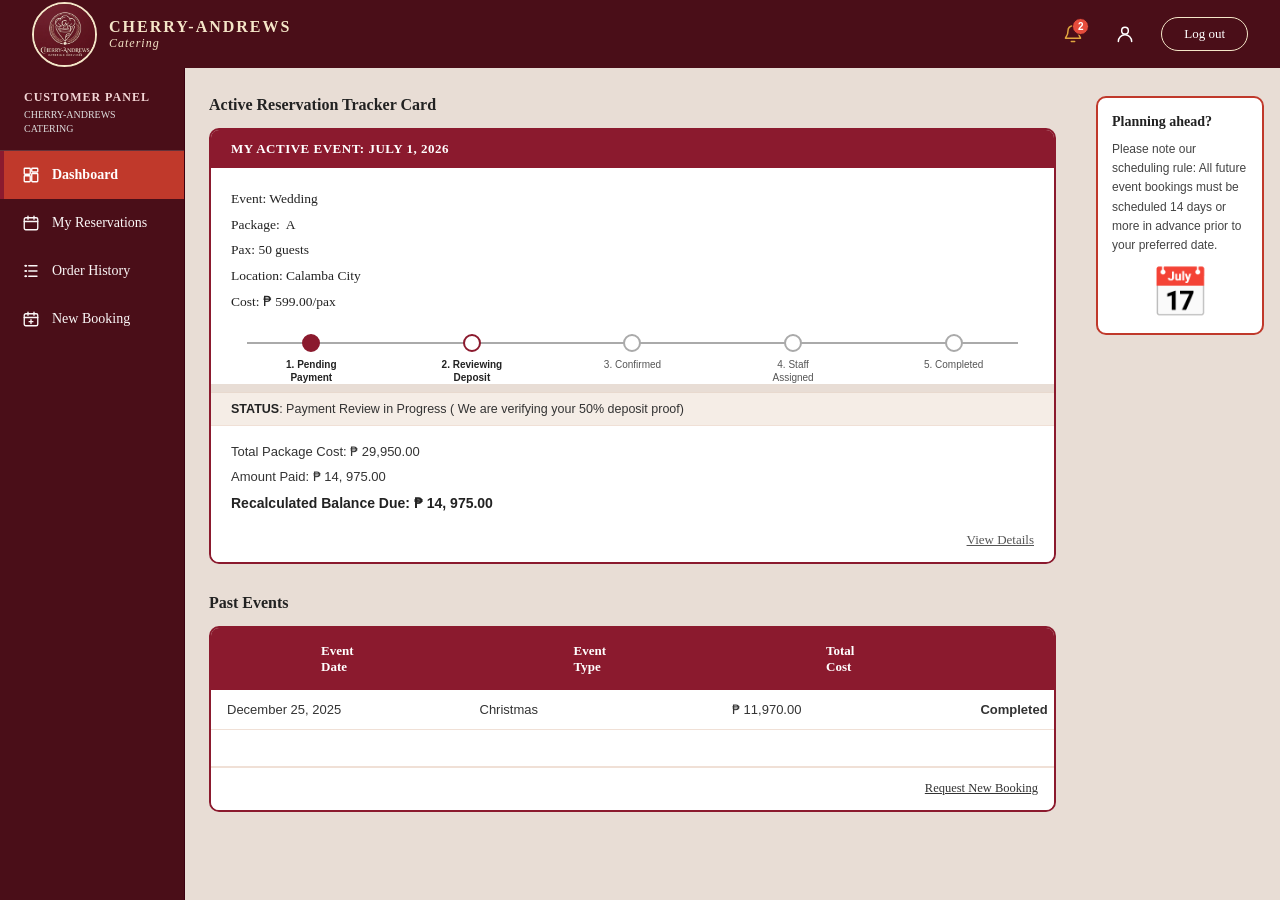
<file: dashboard.html>
<!DOCTYPE html>
<html lang="en">

<head>
    <meta charset="UTF-8" />
    <meta name="viewport" content="width=device-width, initial-scale=1.0" />
    <title>Dashboard – Cherry-Andrews Catering</title>
    <style>
        *,
        *::before,
        *::after {
            box-sizing: border-box;
            margin: 0;
            padding: 0;
        }

        body {
            font-family: 'Georgia', 'Times New Roman', serif;
            background: #e8ddd5;
            color: #222;
            min-height: 100vh;
            display: flex;
            flex-direction: column;
        }

        a {
            text-decoration: none;
            color: inherit;
        }

        /* CSS CUSTOMER TOPBAR: styles the HTML <header class="topbar"> below. */
        .topbar {
            background: #4a0e18;
            display: flex;
            align-items: center;
            justify-content: space-between;
            padding: 0 32px;
            height: 68px;
            flex-shrink: 0;
        }

        .topbar-brand {
            display: flex;
            align-items: center;
            gap: 12px;
        }

        .brand-icon{
      width: 65px;
      height: 65px;
      border-radius: 65%;
      border: 2px solid #f5e6c8;
      overflow: hidden;
      flex-shrink: 0;
        }

        .brand-icon img {
            width: 100%;
            height: 100%;
            object-fit: cover;
            display: block;
        }

        .brand-words .b1 {
            font-size: 16px;
            font-weight: 700;
            color: #f5e6c8;
            letter-spacing: 2px;
        }

        .brand-words .b2 {
            font-size: 12px;
            font-style: italic;
            color: #f5e6c8;
            letter-spacing: 1px;
        }

        .topbar-right {
            display: flex;
            align-items: center;
            gap: 20px;
        }

        /* NOTIFICATION */
        .notif-wrapper {
            position: relative;
        }

        .bell-btn {
            background: none;
            border: none;
            cursor: pointer;
            position: relative;
            color: #e0a53f;
            line-height: 1;
            padding: 6px;
        }

        .action-icon {
            width: 20px;
            height: 20px;
            display: block;
            fill: none;
            stroke: currentColor;
            stroke-width: 1.8;
            stroke-linecap: round;
            stroke-linejoin: round;
        }

        .bell-badge {
            position: absolute;
            top: 0;
            right: 0;
            min-width: 17px;
            height: 17px;
            display: flex;
            align-items: center;
            justify-content: center;
            background: #e74c3c;
            color: #fff;
            border-radius: 50%;
            border: 1.5px solid #4a0e18;
            font-family: Arial, sans-serif;
            font-size: 10px;
            font-weight: 700;
        }

        /* CSS CUSTOMER NOTIFICATIONS: styles #notifPanel and .notif-item in the header. */
        .notif-panel {
            display: none;
            position: absolute;
            top: 48px;
            right: 0;
            width: min(520px, calc(100vw - 24px));
            background: #fff;
            border-radius: 10px;
            box-shadow: 0 5px 20px rgba(0, 0, 0, .25);
            overflow: hidden;
            z-index: 1000;
        }

        .notif-panel.show {
            display: block;
        }

        .notif-head {
            background: #fff;
            color: #24364b;
            padding: 14px 16px;
            display: flex;
            justify-content: space-between;
            align-items: center;
            border-bottom: 1px solid #e4eaf1;
        }

        .notif-head h3 {
            font: 600 16px Arial, sans-serif;
        }

        .notif-close {
            border: 0;
            background: transparent;
            color: #52647a;
            font-size: 22px;
            cursor: pointer;
        }

        .notif-clear {
            background: none;
            border: none;
            color: #fff;
            font-size: 11px;
            text-decoration: underline;
            cursor: pointer;
        }

        .notif-list {
            max-height: 340px;
            overflow-y: auto;
        }

        .notif-item {
            display: grid;
            grid-template-columns: 42px minmax(0, 1fr) auto;
            align-items: start;
            gap: 10px;
            padding: 13px 14px;
            border-bottom: 1px solid #edf0f4;
            cursor: pointer;
            transition: background .15s;
            font-family: Arial, sans-serif;
        }
        .notif-panel.selection-mode .notif-item { grid-template-columns: 22px 42px minmax(0, 1fr) auto; }

        .notif-item:hover {
            background: #f8f1ed;
        }

        .notif-item.unread {
            background: #fff;
            border-left: 0;
        }

        .notif-title {
            font-size: 13px;
            font-weight: 700;
            color: #24364b;
            margin-bottom: 3px;
        }

        .notif-msg {
            font-family: Arial, sans-serif;
            font-size: 12px;
            color: #65758a;
            line-height: 1.4;
        }

        .notif-time {
            font-family: Arial, sans-serif;
            font-size: 10px;
            color: #78879a;
            margin-top: 0;
            white-space: nowrap;
        }

        .notif-empty {
            padding: 24px;
            text-align: center;
            font-family: Arial, sans-serif;
            font-size: 13px;
            color: #65758a;
        }

        .notif-toolbar {
            display: flex;
            align-items: center;
            gap: 8px;
            padding: 10px 14px;
            border-bottom: 1px solid #e4eaf1;
            font: 12px Arial, sans-serif;
        }

        .notif-toolbar label {
            display: flex;
            align-items: center;
            gap: 7px;
            margin-right: auto;
            color: #34465b;
            white-space: nowrap;
        }

        .notif-select-toggle {
            border: 1px solid #e0a53f;
            border-radius: 5px;
            padding: 7px 12px;
            background: #fff4e8;
            color: #704719;
            font: 600 12px Arial, sans-serif;
            cursor: pointer;
        }

        .notif-bulk-controls {
            display: none;
            align-items: center;
            gap: 8px;
            width: 100%;
        }

        .notif-panel.selection-mode .notif-bulk-controls { display: flex; }
        .notif-panel.selection-mode .notif-toolbar { flex-wrap: wrap; }
        .notif-toolbar label { margin-right: auto; }
        .notif-select { display: none; }
        .notif-panel.selection-mode .notif-select { display: block; }

        .notif-toolbar input,
        .notif-select {
            width: 16px;
            height: 16px;
            accent-color: #8b1a2e;
            cursor: pointer;
        }

        .notif-action {
            border: 0;
            border-radius: 5px;
            padding: 8px 10px;
            color: #fff;
            font: 600 11px Arial, sans-serif;
            white-space: nowrap;
            cursor: pointer;
        }

        .notif-action:disabled {
            opacity: .5;
            cursor: default;
        }

        .notif-action-read { background: #8b1a2e; }
        .notif-action-unread { background: #e0a53f; color: #4a0e18; }
        .notif-action-delete { background: #5d0d1c; }

        .notif-icon {
            display: grid;
            place-items: center;
            width: 40px;
            height: 40px;
            border-radius: 50%;
            background: #fbf0dc;
            color: #8b1a2e;
            font-size: 19px;
        }

        .notif-item-content { min-width: 0; }
        .notif-open {
            display: block;
            min-width: 0;
            width: 100%;
            padding: 0;
            border: 0;
            background: transparent;
            text-align: left;
            cursor: pointer;
            font: inherit;
        }

        .notif-open span { display: block; }

        .notif-status {
            align-self: center;
            border-radius: 12px;
            padding: 4px 8px;
            background: #fbf0dc;
            color: #8b1a2e;
            font: 600 10px Arial, sans-serif;
        }

        .notif-status.read {
            background: #f1e8e2;
            color: #704719;
        }

        .notif-footer {
            display: flex;
            align-items: center;
            justify-content: space-between;
            padding: 10px 14px;
            color: #607188;
            font: 12px Arial, sans-serif;
        }

        .notif-selection-count {
            border-radius: 10px;
            padding: 3px 7px;
            background: #fbf0dc;
            color: #704719;
            font-weight: 700;
        }

        @media (max-width: 560px) {
            .notif-toolbar { flex-wrap: wrap; }
            .notif-panel.selection-mode .notif-bulk-controls { flex-wrap: wrap; }
            .notif-panel.selection-mode .notif-bulk-controls label { flex: 1 0 100%; }
            .notif-action { flex: 1; padding: 7px 5px; }
        }

        /* AVATAR */
        .avatar-btn {
            width: 32px;
            height: 32px;
            border: 0;
            border-radius: 0;
            background: transparent;
            color: #fff;
            cursor: pointer;
            display: flex;
            align-items: center;
            justify-content: center;
            padding: 6px;
            transition: transform .2s;
        }

        .avatar-btn:hover {
            transform: scale(1.05);
        }

        /* Profile modal backdrop and layout */
        /* CSS CUSTOMER PROFILE: styles the HTML #profileOverlay profile modal. */
        .profile-overlay {
            display: none;
            position: fixed;
            inset: 0;
            z-index: 300;
            background: rgba(0, 0, 0, .5);
            align-items: center;
            justify-content: center;
            overflow-y: auto;
            padding: 16px;
        }

        .profile-overlay.show {
            display: flex;
        }

        .profile-modal {
            background: #fff4e8;
            border-radius: 10px;
            width: 100%;
            max-width: 920px;
            max-height: calc(100vh - 32px);
            overflow: hidden;
            box-shadow: 0 20px 60px rgba(0, 0, 0, .3);
            font-family: Arial, sans-serif;
            margin: auto;
            display: flex;
            flex-direction: column;
        }

        .profile-head {
            background: #4a0e18;
            color: #fff;
            padding: 12px 18px;
            display: flex;
            justify-content: space-between;
            align-items: center;
        }

        .profile-heading h2 {
            font-family: Georgia, 'Times New Roman', serif;
            font-size: 20px;
            margin-bottom: 5px;
        }

        .profile-heading p {
            color: #ead9d5;
            font-size: 12px;
        }

        .profile-close {
            background: none;
            border: none;
            color: #fff;
            font-size: 22px;
            cursor: pointer;
            line-height: 1;
        }

        /* Profile cards and customer photo */
        .profile-layout {
            display: grid;
            grid-template-columns: minmax(145px, .72fr) minmax(240px, 1.35fr) minmax(190px, 1fr);
            gap: 10px;
            padding: 12px;
            background: #f7e5d2;
            overflow-y: auto;
        }

        .profile-card {
            min-width: 0;
            border: 1px solid #ead1b8;
            border-radius: 8px;
            background: #fff9f1;
            padding: 12px;
        }

        .profile-summary {
            display: flex;
            flex-direction: column;
            align-items: center;
            text-align: center;
        }

        .p-avatar {
            width: 72px;
            height: 72px;
            border-radius: 50%;
            background: #8b1a2e;
            color: #fff;
            display: flex;
            align-items: center;
            justify-content: center;
            margin: 2px auto 9px;
            border: 3px solid #f0d9b5;
            overflow: hidden;
        }

        .p-avatar svg {
            width: 40px;
            height: 40px;
        }

        .p-name {
            font-size: 15px;
            font-weight: 700;
            color: #222;
            margin-bottom: 5px;
        }

        .p-role {
            color: #777;
            font-size: 12px;
            margin-bottom: 10px;
        }

        .profile-photo-btn {
            border: 0;
            border-radius: 5px;
            background: #4a0e18;
            color: #f5e6c8;
            padding: 8px 10px;
            font-size: 11px;
            cursor: pointer;
        }

        /* Personal information and account options */
        .profile-section-title {
            display: flex;
            align-items: center;
            justify-content: space-between;
            gap: 10px;
            margin-bottom: 8px;
        }

        .profile-section-title h3 {
            color: #4a0e18;
            font-family: Georgia, 'Times New Roman', serif;
            font-size: 14px;
        }

        .profile-edit-btn {
            border: 1px solid #e0a53f;
            border-radius: 4px;
            background: #fff;
            color: #704719;
            padding: 5px 11px;
            font-size: 11px;
            cursor: pointer;
        }

        .profile-info-row {
            display: grid;
            grid-template-columns: 18px 1fr;
            gap: 9px;
            align-items: start;
            padding: 8px 0;
            border-bottom: 1px solid #f0e8e3;
        }

        .profile-info-row:last-child {
            border-bottom: 0;
        }

        .profile-info-icon {
            color: #8b1a2e;
            font-size: 14px;
            text-align: center;
        }

        .profile-info-label {
            display: block;
            color: #666;
            font-size: 11px;
            margin-bottom: 3px;
        }

        .profile-info-value {
            display: block;
            color: #222;
            font-size: 12px;
            overflow-wrap: anywhere;
        }

        .profile-info-value input {
            width: 100%;
            border: 0;
            padding: 0;
            background: transparent;
            color: inherit;
            font: inherit;
        }

        .profile-info-value input:enabled {
            border: 1px solid #d8c9bf;
            border-radius: 4px;
            padding: 5px 7px;
            background: #fffdf9;
        }

        .profile-form-actions {
            display: flex;
            justify-content: flex-end;
            gap: 6px;
            margin-top: 8px;
        }

        .profile-cancel-btn,
        .profile-save-btn {
            border: 1px solid #e0a53f;
            border-radius: 4px;
            padding: 5px 9px;
            background: #fff4e8;
            color: #704719;
            font-size: 11px;
            cursor: pointer;
        }

        .profile-save-btn {
            display: none;
            border-color: #4a0e18;
            background: #4a0e18;
            color: #fff;
        }

        .profile-editing .profile-save-btn {
            display: inline-block;
        }

        .profile-photo {
            width: 100%;
            height: 100%;
            border-radius: 50%;
            object-fit: cover;
        }

        .p-avatar.has-photo svg {
            display: none;
        }

        .profile-setting-row {
            width: 100%;
            border: 0;
            display: flex;
            align-items: center;
            justify-content: space-between;
            gap: 12px;
            padding: 9px 0;
            border-bottom: 1px solid #f0e8e3;
            background: transparent;
            color: #333;
            font: 12px Arial, sans-serif;
            text-align: left;
            cursor: pointer;
        }

        .profile-setting-row:hover {
            color: #8b1a2e;
        }

        .profile-setting-row:last-of-type {
            border-bottom: 0;
        }

        .profile-setting-row span:first-child {
            display: flex;
            align-items: center;
            gap: 8px;
        }

        .profile-setting-icon {
            color: #8b1a2e;
        }

        .profile-setting-arrow {
            color: #8b1a2e;
            font-size: 17px;
        }

        .profile-setting-panel {
            margin: 4px 0 8px;
            padding: 9px;
            border: 1px solid #ead1b8;
            border-radius: 6px;
            background: #fff4e8;
            color: #513b23;
            font-size: 11px;
            line-height: 1.5;
        }

        .profile-setting-panel[hidden] {
            display: none;
        }

        .profile-setting-panel label {
            display: flex;
            align-items: center;
            gap: 7px;
            cursor: pointer;
        }

        .profile-setting-panel input {
            accent-color: #8b1a2e;
        }

        .profile-help {
            margin-top: 8px;
            border-radius: 7px;
            background: #fbf0dc;
            padding: 9px;
            color: #513b23;
        }

        .profile-help strong {
            display: block;
            margin-bottom: 4px;
            font-size: 12px;
        }

        .profile-help p {
            font-size: 11px;
            line-height: 1.5;
            overflow-wrap: anywhere;
        }

        @media (max-width: 760px) {
            .profile-layout {
                grid-template-columns: minmax(0, 1fr) minmax(0, 1.5fr);
            }

            .profile-settings {
                grid-column: 1 / -1;
            }
        }

        @media (max-width: 540px) {
            .profile-overlay {
                padding: 16px;
            }

            .profile-layout {
                grid-template-columns: 1fr;
                padding: 10px;
            }

            .profile-settings {
                grid-column: auto;
            }
        }

        /* CSS LOGOUT: style for the login-redirect button in the top bar. */
        .logout-btn {
            padding: 8px 22px;
            border: 1.5px solid #f5e6c8;
            border-radius: 20px;
            background: transparent;
            color: #fff;
            font-size: 13px;
            font-family: inherit;
            cursor: pointer;
            transition: background .2s;
        }

        .logout-btn:hover {
            background: rgba(255, 255, 255, .12);
        }

        /* LAYOUT */
        /* CSS CUSTOMER LAYOUT: styles the HTML .body-wrap, .sidebar, and .main. */
        .body-wrap {
            display: flex;
            flex: 1;
        }

        /* SIDEBAR */
        /* CSS CUSTOMER SIDEBAR: styles the HTML <nav class="sidebar">. */
        .sidebar {
            width: 185px;
            background: #4a0e18;
            flex-shrink: 0;
            padding-top: 10px;
            border-right: 1px solid #3a0010;
        }

        .panel-label {
            padding: 12px 24px 14px;
            border-bottom: 1px solid rgba(255, 255, 255, .15);
        }

        .panel-label strong {
            display: block;
            font-size: 12px;
            letter-spacing: 1px;
            color: #f4d6d6;
        }

        .panel-label span {
            display: block;
            color: #ddd;
            font-size: 10px;
            line-height: 1.4;
            margin-top: 3px;
        }

        .sidebar-item {
            display: flex;
            align-items: center;
            gap: 12px;
            padding: 15px 18px;
            font-size: 14px;
            color: #fbf7f7;
            border-left: 4px solid transparent;
            transition: background .15s;
        }

        .sidebar-item svg {
            width: 18px;
            height: 18px;
            flex: 0 0 18px;
            fill: none;
            stroke: currentColor;
            stroke-width: 1.8;
            stroke-linecap: round;
            stroke-linejoin: round;
        }

        .sidebar-item:hover {
            background: rgba(255, 255, 255, .12);
        }

        .sidebar-item.active {
            background: #c0392b;
            color: #fff;
            border-left: 4px solid #8b1a2e;
            font-weight: 700;
        }

        /* MAIN */
        /* CSS CUSTOMER CONTENT: styles the HTML <main class="main"> dashboard. */
        .main {
            flex: 1;
            padding: 28px 24px;
            overflow-y: auto;
        }

        .right-panel {
            width: 200px;
            flex-shrink: 0;
            padding: 28px 16px;
        }

        .section-title {
            font-size: 16px;
            font-weight: 700;
            color: #222;
            margin-bottom: 14px;
        }

        /* RESERVATION CARD */
        /* CSS DASHBOARD RESERVATION: styles the .reservation-card in the dashboard main area. */
        .reservation-card {
            border: 2px solid #8b1a2e;
            border-radius: 10px;
            overflow: hidden;
            margin-bottom: 30px;
        }

        .res-header {
            background: #8b1a2e;
            color: #fff;
            padding: 11px 20px;
            font-size: 13px;
            font-weight: 700;
            letter-spacing: .5px;
        }

        .res-body {
            padding: 18px 20px 0;
            background: #fff;
        }

        .res-details p {
            font-size: 13.5px;
            line-height: 1.9;
            color: #222;
        }

        /* STEPS */
        .steps-wrap {
            margin: 20px 0 8px;
        }

        .steps-track {
            display: flex;
            align-items: flex-start;
            justify-content: space-between;
            position: relative;
        }

        .steps-track::before {
            content: '';
            position: absolute;
            top: 8px;
            left: 16px;
            right: 16px;
            height: 1.5px;
            background: #aaa;
            z-index: 0;
        }

        .step {
            display: flex;
            flex-direction: column;
            align-items: center;
            gap: 6px;
            z-index: 1;
            flex: 1;
        }

        .step-dot {
            width: 18px;
            height: 18px;
            border-radius: 50%;
            border: 2px solid #aaa;
            background: #fff;
            flex-shrink: 0;
        }

        .step-dot.done {
            border-color: #8b1a2e;
            background: #8b1a2e;
        }

        .step-dot.current {
            border-color: #8b1a2e;
            background: #fff;
        }

        .step-label {
            font-size: 10px;
            color: #555;
            text-align: center;
            font-family: Arial, sans-serif;
            line-height: 1.3;
            max-width: 72px;
        }

        .step-label.bold {
            color: #222;
            font-weight: 700;
        }

        .status-bar {
            background: #f5ede6;
            border-top: 1px solid #e8d9ce;
            padding: 9px 20px;
            font-size: 12.5px;
            color: #333;
            font-family: Arial, sans-serif;
        }

        .status-bar b {
            color: #222;
        }

        .cost-summary {
            padding: 14px 20px 6px;
            background: #fff;
            font-family: Arial, sans-serif;
            font-size: 13px;
            line-height: 1.9;
            color: #333;
            border-top: 1px solid #f0e0d6;
        }

        .cost-summary .total-due {
            font-weight: 700;
            font-size: 14px;
            color: #222;
        }

        .view-details-row {
            text-align: right;
            padding: 8px 20px 14px;
            background: #fff;
        }

        .view-details-row a {
            font-size: 13px;
            color: #555;
            text-decoration: underline;
            cursor: pointer;
        }

        .view-details-row a:hover {
            color: #8b1a2e;
        }

        /* PAST EVENTS TABLE */
        /* CSS DASHBOARD HISTORY: styles the .past-events-card and its table. */
        .past-events-card {
            border: 2px solid #8b1a2e;
            border-radius: 10px;
            overflow: hidden;
        }

        .past-events-card table {
            width: 100%;
            border-collapse: collapse;
        }

        .past-events-card thead tr {
            background: #8b1a2e;
            color: #fff;
        }

        .past-events-card thead th {
            padding: 15px 110px;
            font-size: 13px;
            font-weight: 600;
            text-align: left;
        }

        .past-events-card tbody tr {
            background: #fff;
            border-bottom: 1px solid #f0e0d6;
        }

        .past-events-card tbody td {
            padding: 12px 16px;
            font-size: 13px;
            color: #333;
            font-family: Arial, sans-serif;
        }

        .status-done {
            color: #2e7d32;
            font-weight: 600;
        }

        .table-footer {
            background: #fff;
            padding: 10px 16px 14px;
            text-align: right;
            border-top: 1px solid #f0e0d6;
        }

        .table-footer a {
            font-size: 12.5px;
            color: #333;
            text-decoration: underline;
            cursor: pointer;
        }

        .table-footer a:hover {
            color: #8b1a2e;
        }

        /* PLANNING CARD */
        .planning-card {
            border: 2px solid #c0392b;
            border-radius: 10px;
            padding: 16px 14px;
            background: #fff;
        }

        .planning-card h4 {
            font-size: 14px;
            font-weight: 700;
            color: #222;
            margin-bottom: 10px;
        }

        .planning-card p {
            font-size: 12px;
            color: #444;
            line-height: 1.6;
            font-family: Arial, sans-serif;
            margin-bottom: 14px;
        }

        .planning-card .cal-icon {
            text-align: center;
            font-size: 48px;
            line-height: 1;
        }

        /* VIEW DETAILS MODAL */
        .modal-overlay {
            display: none;
            position: fixed;
            inset: 0;
            z-index: 200;
            background: rgba(0, 0, 0, .55);
            backdrop-filter: blur(2px);
            align-items: center;
            justify-content: center;
            padding: 20px;
        }

        .modal-overlay.show {
            display: flex;
        }

        .modal-box {
            background: #fff;
            border-radius: 10px;
            width: 100%;
            max-width: 460px;
            overflow: hidden;
            box-shadow: 0 20px 60px rgba(0, 0, 0, .35);
            font-family: Arial, sans-serif;
        }

        .modal-head {
            background: #4a0e18;
            color: #fff;
            padding: 14px 20px;
            display: flex;
            justify-content: space-between;
            align-items: center;
        }

        .modal-head h3 {
            font-size: 15px;
        }

        .modal-close-btn {
            background: none;
            border: none;
            color: #fff;
            font-size: 22px;
            cursor: pointer;
            line-height: 1;
        }

        .modal-body {
            padding: 20px 24px;
        }

        .modal-sec-title {
            font-size: 12px;
            font-weight: 700;
            color: #8b1a2e;
            letter-spacing: 1px;
            text-transform: uppercase;
            margin: 14px 0 8px;
            border-bottom: 1px solid #f0e0d6;
            padding-bottom: 4px;
        }

        .modal-row {
            display: flex;
            justify-content: space-between;
            padding: 6px 0;
            font-size: 13px;
            border-bottom: 1px solid #faf5f2;
        }

        .modal-row:last-child {
            border-bottom: none;
        }

        .modal-row .ml {
            color: #666;
        }

        .modal-row .mv {
            font-weight: 600;
            color: #222;
        }

        .modal-row .mv.red {
            color: #8b1a2e;
            font-size: 14px;
        }

        .modal-row .mv.green {
            color: #2e7d32;
        }

        .receipt-box {
            border: 1.5px dashed #8b1a2e;
            border-radius: 8px;
            padding: 14px;
            text-align: center;
            background: #fdf8f6;
            margin-top: 8px;
            font-size: 12px;
            color: #888;
        }

        .modal-footer {
            padding: 0 24px 20px;
            text-align: right;
        }

        .modal-close-bottom {
            padding: 10px 28px;
            border: none;
            border-radius: 25px;
            background: #4a0e18;
            color: #fff;
            font-size: 13px;
            cursor: pointer;
            font-family: inherit;
        }

        .modal-close-bottom:hover {
            background: #8b1a2e;
        }

        @media(max-width:780px) {
            .right-panel {
                display: none;
            }

            .sidebar {
                width: 150px;
            }
        }

        @media(max-width:560px) {
            .sidebar {
                display: none;
            }

            .topbar {
                padding: 0 16px;
            }
        }
    </style>
    <!-- Responsive layout fixes for phones and tablets are in responsive.css. -->
    <link rel="stylesheet" href="responsive.css" />
</head>

<body>

    <!-- HTML CUSTOMER TOPBAR: styled by CSS .topbar and .topbar-right. -->
    <header class="topbar">
        <div class="topbar-brand">
            <div class="brand-icon"><img src="image/logo.jpg" alt="Logo" /></div>
            <div class="brand-words">
                <div class="b1">CHERRY-ANDREWS</div>
                <div class="b2">Catering</div>
            </div>
        </div>
        <div class="topbar-right">
            <!-- BELL -->
            <div class="notif-wrapper">
                <button class="bell-btn" id="bellBtn" title="Notifications" aria-label="Open notifications" aria-expanded="false" aria-controls="notifPanel">
                    <svg class="action-icon" aria-hidden="true" viewBox="0 0 24 24">
                        <path d="M18 8a6 6 0 0 0-12 0c0 7-3 7-3 9h18c0-2-3-2-3-9"></path>
                        <path d="M10 21h4"></path>
                    </svg>
                    <span class="bell-badge" id="bellBadge">2</span>
                </button>
                <!-- HTML CUSTOMER NOTIFICATIONS: styled by CSS .notif-panel and .notif-item. -->
                <div class="notif-panel" id="notifPanel">
                    <div class="notif-head">
                        <h3>Notifications</h3><button class="notif-close" type="button" aria-label="Close notifications">&times;</button>
                    </div>
                    <div class="notif-toolbar">
                        <button class="notif-select-toggle" type="button" id="notifSelectToggle" aria-pressed="false">Select</button>
                        <div class="notif-bulk-controls">
                            <label><input id="notifSelectAll" type="checkbox"> Select All <span class="notif-selection-count" id="notifSelectedCount">0</span></label>
                            <button class="notif-action notif-action-read" type="button" data-notif-action="read" disabled>Mark as Read</button>
                            <button class="notif-action notif-action-unread" type="button" data-notif-action="unread" disabled>Mark as Unread</button>
                            <button class="notif-action notif-action-delete" type="button" data-notif-action="delete" disabled>Delete</button>
                        </div>
                    </div>
                    <div class="notif-list" id="notifList"></div>
                    <div class="notif-footer"><span id="notifSelectionSummary">Select notifications to manage them</span></div>
                </div>
            </div>
            <!-- AVATAR -->
            <button class="avatar-btn" id="avatarBtn" type="button" title="My Profile" aria-label="Open profile">
                <svg class="action-icon" aria-hidden="true" viewBox="0 0 24 24">
                    <circle cx="12" cy="8" r="4" />
                    <path d="M4 21a8 8 0 0 1 16 0" />
                </svg>
            </button>
            <!-- HTML LOGOUT: sends the customer to the login form after logging out. -->
            <button class="logout-btn" onclick="window.location.href='index.html?auth=login'">Log out</button>
        </div>
    </header>

    <!-- Customer profile details -->
    <!-- HTML CUSTOMER PROFILE: styled by CSS #profileOverlay and .profile-modal. -->
    <div class="profile-overlay" id="profileOverlay">
        <div class="profile-modal">
            <div class="profile-head">
                <div class="profile-heading">
                    <h2>Profile</h2>
                    <p>View and manage your account information</p>
                </div>
                <button class="profile-close" type="button" aria-label="Close profile"
                    onclick="closeProfile()">&times;</button>
            </div>

            <div class="profile-layout">
                <section class="profile-card profile-summary" aria-label="Customer profile summary">
                    <div class="p-avatar" aria-hidden="true">
                        <img class="profile-photo" id="customerProfilePhoto" alt="" hidden>
                        <svg viewBox="0 0 24 24" fill="none" stroke="#fff" stroke-width="1.6"
                            stroke-linecap="round" stroke-linejoin="round">
                            <circle cx="12" cy="8" r="4" />
                            <path d="M4 21a8 8 0 0 1 16 0" />
                        </svg>
                    </div>
                    <h3 class="p-name">Shaina Mae Enriquez</h3>
                    <p class="p-role">Customer</p>
                    <input id="customerProfilePhotoInput" type="file" accept="image/*" hidden>
                    <button class="profile-photo-btn" type="button"
                        onclick="document.getElementById('customerProfilePhotoInput').click()">Change Profile Picture</button>
                </section>

                <form class="profile-card" id="customerProfileForm" aria-labelledby="personalInfoTitle">
                    <div class="profile-section-title">
                        <h3 id="personalInfoTitle">Personal Information</h3>
                    </div>
                    <div class="profile-info-row">
                        <span class="profile-info-icon" aria-hidden="true">&#128100;</span>
                        <label class="profile-info-value"><span class="profile-info-label">Full Name</span>
                            <input name="fullName" value="Shaina Mae Enriquez" disabled required></label>
                    </div>
                    <div class="profile-info-row">
                        <span class="profile-info-icon" aria-hidden="true">&#9993;</span>
                        <label class="profile-info-value"><span class="profile-info-label">Email Address</span>
                            <input name="email" type="email" value="shainaberos@gmail.com" disabled required></label>
                    </div>
                    <div class="profile-info-row">
                        <span class="profile-info-icon" aria-hidden="true">&#9742;</span>
                        <label class="profile-info-value"><span class="profile-info-label">Contact Number</span>
                            <input name="contact" value="+63 9929987815" disabled required></label>
                    </div>
                    <div class="profile-info-row">
                        <span class="profile-info-icon" aria-hidden="true">&#9906;</span>
                        <label class="profile-info-value"><span class="profile-info-label">Address</span>
                            <input name="address" value="Not provided" disabled required></label>
                    </div>
                    <div class="profile-form-actions">
                        <button class="profile-cancel-btn" id="customerProfileCancel" type="button" hidden>Cancel</button>
                        <button class="profile-save-btn" type="submit">Save</button>
                    </div>
                </form>

                <section class="profile-card profile-settings" aria-labelledby="accountSettingsTitle">
                    <div class="profile-section-title">
                        <h3 id="accountSettingsTitle">Account Settings</h3>
                    </div>
                    <button class="profile-setting-row" type="button" data-profile-setting="edit">
                        <span><span class="profile-setting-icon" aria-hidden="true">&#9998;</span>Edit Profile</span>
                        <span class="profile-setting-arrow" aria-hidden="true">&rsaquo;</span>
                    </button>
                    <button class="profile-setting-row" type="button" data-profile-setting="password" aria-expanded="false">
                        <span><span class="profile-setting-icon" aria-hidden="true">&#128273;</span>Change Password</span>
                        <span class="profile-setting-arrow" aria-hidden="true">&rsaquo;</span>
                    </button>
                    <div class="profile-setting-panel" id="passwordSettingsPanel" hidden>
                        Password changes need a connected account service. Contact support to update your password.
                    </div>
                    <button class="profile-setting-row" type="button" data-profile-setting="notifications" aria-expanded="false">
                        <span><span class="profile-setting-icon" aria-hidden="true">&#128276;</span>Notification Settings</span>
                        <span class="profile-setting-arrow" aria-hidden="true">&rsaquo;</span>
                    </button>
                    <div class="profile-setting-panel" id="notificationSettingsPanel" hidden>
                        <label><input id="customerNotificationPreference" type="checkbox" checked> Show notification count</label>
                    </div>
                    <div class="profile-help">
                        <strong>Need help?</strong>
                        <p>Contact us at info@cherryandrews.com</p>
                    </div>
                </section>
            </div>
        </div>
    </div>

    <!-- View Details Modal -->
    <div class="modal-overlay" id="detailsOverlay">
        <div class="modal-box">
            <div class="modal-head">
                <h3>Reservation Details</h3><button class="modal-close-btn" onclick="closeDetails()">&times;</button>
            </div>
            <div class="modal-body">
                <div class="modal-sec-title">Event Info</div>
                <div class="modal-row"><span class="ml">Event</span><span class="mv">Wedding</span></div>
                <div class="modal-row"><span class="ml">Date</span><span class="mv">July 1, 2026</span></div>
                <div class="modal-row"><span class="ml">Package</span><span class="mv">Package A</span></div>
                <div class="modal-row"><span class="ml">Pax</span><span class="mv">50 guests</span></div>
                <div class="modal-row"><span class="ml">Location</span><span class="mv">Calamba City</span></div>
                <div class="modal-row"><span class="ml">Cost per Pax</span><span class="mv">₱ 599.00</span></div>
                <div class="modal-sec-title">Payment Summary</div>
                <div class="modal-row"><span class="ml">Total Package Cost</span><span class="mv">₱ 29,950.00</span>
                </div>
                <div class="modal-row"><span class="ml">Amount Paid</span><span class="mv green">₱ 14,975.00</span>
                </div>
                <div class="modal-row"><span class="ml">Recalculated Balance Due</span><span class="mv red">₱
                        14,975.00</span></div>
                <div class="modal-row"><span class="ml">Status</span><span class="mv">Payment Review in Progress</span>
                </div>
                <div class="modal-sec-title">Proof of Payment</div>
                <div class="receipt-box">
                    <div style="font-size:26px;margin-bottom:6px;">🧾</div>GCash receipt uploaded — pending verification
                </div>
            </div>
            <div class="modal-footer"><button class="modal-close-bottom" onclick="closeDetails()">Close</button></div>
        </div>
    </div>

    <!-- HTML CUSTOMER LAYOUT: styled by CSS .body-wrap, .sidebar, and .main. -->
    <div class="body-wrap">
        <!-- HTML CUSTOMER SIDEBAR: styled by CSS .sidebar and .sidebar-item. -->
        <nav class="sidebar">
            <div class="panel-label"><strong>CUSTOMER PANEL</strong><span>CHERRY-ANDREWS CATERING</span></div>
            <a class="sidebar-item active" href="dashboard.html">
                <svg aria-hidden="true" viewBox="0 0 24 24"><rect x="3" y="3" width="8" height="8" rx="1"></rect><rect x="13" y="3" width="8" height="5" rx="1"></rect><rect x="13" y="10" width="8" height="11" rx="1"></rect><rect x="3" y="13" width="8" height="8" rx="1"></rect></svg>
                <span>Dashboard</span>
            </a>
            <a class="sidebar-item" href="my-reservations.html">
                <svg aria-hidden="true" viewBox="0 0 24 24"><rect x="3" y="5" width="18" height="16" rx="2"></rect><path d="M16 3v4M8 3v4M3 10h18"></path></svg>
                <span>My Reservations</span>
            </a>
            <a class="sidebar-item" href="order-history.html">
                <svg aria-hidden="true" viewBox="0 0 24 24"><path d="M4 5h2M9 5h11M4 12h2M9 12h11M4 19h2M9 19h11"></path><circle cx="5" cy="5" r=".5"></circle><circle cx="5" cy="12" r=".5"></circle><circle cx="5" cy="19" r=".5"></circle></svg>
                <span>Order History</span>
            </a>
            <a class="sidebar-item" href="new-booking.html">
                <svg aria-hidden="true" viewBox="0 0 24 24"><rect x="3" y="5" width="18" height="16" rx="2"></rect><path d="M16 3v4M8 3v4M3 10h18M12 13v5M9.5 15.5h5"></path></svg>
                <span>New Booking</span>
            </a>
        </nav>

        <!-- HTML CUSTOMER CONTENT: styled by CSS .main and dashboard card selectors. -->
        <main class="main">
            <div class="section-title">Active Reservation Tracker Card</div>
            <!-- HTML DASHBOARD RESERVATION: styled by CSS .reservation-card and .res-body. -->
            <div class="reservation-card">
                <div class="res-header">MY ACTIVE EVENT: JULY 1, 2026</div>
                <div class="res-body">
                    <div class="res-details">
                        <p>Event: Wedding</p>
                        <p>Package: &nbsp;A</p>
                        <p>Pax: 50 guests</p>
                        <p>Location: Calamba City</p>
                        <p>Cost: ₱ 599.00/pax</p>
                    </div>
                    <div class="steps-wrap">
                        <div class="steps-track">
                            <div class="step">
                                <div class="step-dot done"></div>
                                <div class="step-label bold">1. Pending<br>Payment</div>
                            </div>
                            <div class="step">
                                <div class="step-dot current"></div>
                                <div class="step-label bold">2. Reviewing<br>Deposit</div>
                            </div>
                            <div class="step">
                                <div class="step-dot"></div>
                                <div class="step-label">3. Confirmed</div>
                            </div>
                            <div class="step">
                                <div class="step-dot"></div>
                                <div class="step-label">4. Staff Assigned</div>
                            </div>
                            <div class="step">
                                <div class="step-dot"></div>
                                <div class="step-label">5. Completed</div>
                            </div>
                        </div>
                    </div>
                </div>
                <div class="status-bar"><b>STATUS</b>: Payment Review in Progress ( We are verifying your 50% deposit
                    proof)</div>
                <div class="cost-summary">
                    <p>Total Package Cost: ₱ 29,950.00</p>
                    <p>Amount Paid: ₱ 14, 975.00</p>
                    <p class="total-due">Recalculated Balance Due: ₱ 14, 975.00</p>
                </div>
                <div class="view-details-row"><a href="#"
                        onclick="event.preventDefault();document.getElementById('detailsOverlay').classList.add('show')">View
                        Details</a></div>
            </div>

            <div class="section-title">Past Events</div>
            <!-- HTML DASHBOARD HISTORY: styled by CSS .past-events-card and its table. -->
            <div class="past-events-card">
                <table>
                    <thead>
                        <tr>
                            <th>Event Date</th>
                            <th>Event Type</th>
                            <th>Total Cost</th>
                            <th>Status</th>
                        </tr>
                    </thead>
                    <tbody>
                        <tr>
                            <td>December 25, 2025</td>
                            <td>Christmas</td>
                            <td>₱ 11,970.00</td>
                            <td class="status-done">Completed</td>
                        </tr>
                        <tr>
                            <td colspan="4" style="padding:18px;"></td>
                        </tr>
                    </tbody>
                </table>
                <div class="table-footer"><a href="new-booking.html">Request New Booking</a></div>
            </div>
        </main>

        <aside class="right-panel">
            <div class="planning-card">
                <h4>Planning ahead?</h4>
                <p>Please note our scheduling rule: All future event bookings must be scheduled 14 days or more in
                    advance prior to your preferred date.</p>
                <div class="cal-icon">📅</div>
            </div>
        </aside>
    </div>

    <script>
        /* NOTIFICATIONS */
        let notifs = [
            { id: 1, title: 'Payment Approved ✓', msg: 'Your 50% deposit for the July 1, 2026 Wedding has been verified and approved!', time: 'Just now', read: false, link: 'my-reservations.html', icon: '💳' },
            { id: 2, title: 'Booking Confirmed', msg: 'Your wedding reservation for July 1, 2026 is now confirmed.', time: '2 hours ago', read: false, link: 'my-reservations.html', icon: '📅' },
            { id: 3, title: 'Scheduling Reminder', msg: 'Bookings must be scheduled at least 14 days in advance.', time: 'Yesterday', read: true, link: '', icon: '🔔' },
        ];
        const notifPanel = document.getElementById('notifPanel');
        const notifList = document.getElementById('notifList');
        const notifSelected = new Set();
        function updateNotifSelection() {
            const count = notifSelected.size;
            document.getElementById('notifSelectedCount').textContent = count;
            document.getElementById('notifSelectionSummary').textContent = `${count} notifications selected`;
            document.getElementById('notifSelectAll').checked = notifs.length > 0 && count === notifs.length;
            document.querySelectorAll('[data-notif-action]').forEach(button => { button.disabled = count === 0; });
        }
        function renderNotifs() {
            const badge = document.getElementById('bellBadge');
            notifList.replaceChildren();
            const unread = notifs.filter(n => !n.read).length;
            const countPreference = document.getElementById('customerNotificationPreference');
            badge.textContent = unread;
            badge.style.display = unread > 0 && (!countPreference || countPreference.checked) ? 'flex' : 'none';
            if (!notifs.length) {
                notifList.innerHTML = '<div class="notif-empty">No notifications</div>';
                notifSelected.clear();
            }
            notifs.forEach(n => {
                const row = document.createElement('div');
                row.className = 'notif-item' + (n.read ? '' : ' unread');
                const checkbox = document.createElement('input');
                checkbox.type = 'checkbox';
                checkbox.className = 'notif-select';
                checkbox.checked = notifSelected.has(n.id);
                checkbox.setAttribute('aria-label', `Select ${n.title}`);
                checkbox.addEventListener('change', () => {
                  checkbox.checked ? notifSelected.add(n.id) : notifSelected.delete(n.id);
                  updateNotifSelection();
                });
                const icon = document.createElement('span');
                icon.className = 'notif-icon';
                icon.textContent = n.icon || '🔔';
                const content = document.createElement('button');
                content.type = 'button';
                content.className = 'notif-open';
                content.innerHTML = `<span class="notif-title"></span><span class="notif-msg"></span><span class="notif-time"></span>`;
                content.querySelector('.notif-title').textContent = n.title;
                content.querySelector('.notif-msg').textContent = n.msg;
                content.querySelector('.notif-time').textContent = n.time;
                content.addEventListener('click', () => {
                  n.read = true;
                  renderNotifs();
                  notifPanel.classList.remove('show');
                  document.getElementById('bellBtn').setAttribute('aria-expanded', 'false');
                  if (n.link) location.href = n.link;
                });
                const status = document.createElement('span');
                status.className = 'notif-status' + (n.read ? ' read' : '');
                status.textContent = n.read ? 'Read' : 'Unread';
                row.append(checkbox, icon, content, status);
                notifList.appendChild(row);
            });
            updateNotifSelection();
        }
        document.getElementById('notifSelectAll').addEventListener('change', event => {
            notifSelected.clear();
            if (event.target.checked) notifs.forEach(n => notifSelected.add(n.id));
            renderNotifs();
        });
        document.getElementById('notifSelectToggle').addEventListener('click', event => {
            const selectionMode = !notifPanel.classList.contains('selection-mode');
            notifPanel.classList.toggle('selection-mode', selectionMode);
            event.currentTarget.textContent = selectionMode ? 'Done' : 'Select';
            event.currentTarget.setAttribute('aria-pressed', String(selectionMode));
            if (!selectionMode) notifSelected.clear();
            renderNotifs();
        });
        document.querySelector('.notif-toolbar').addEventListener('click', event => {
            const action = event.target.closest('[data-notif-action]')?.dataset.notifAction;
            if (!action) return;
            if (action === 'delete') notifs = notifs.filter(n => !notifSelected.has(n.id));
            else notifs.forEach(n => { if (notifSelected.has(n.id)) n.read = action === 'read'; });
            notifSelected.clear();
            renderNotifs();
        });
        document.getElementById('bellBtn').addEventListener('click', e => {
            e.stopPropagation();
            notifPanel.classList.toggle('show');
            document.getElementById('bellBtn').setAttribute('aria-expanded', String(notifPanel.classList.contains('show')));
        });
        document.querySelector('.notif-close').addEventListener('click', () => {
            notifPanel.classList.remove('show');
            document.getElementById('bellBtn').setAttribute('aria-expanded', 'false');
        });
        document.addEventListener('click', e => { if (!notifPanel.contains(e.target) && !document.getElementById('bellBtn').contains(e.target)) { notifPanel.classList.remove('show'); document.getElementById('bellBtn').setAttribute('aria-expanded', 'false'); } });
        renderNotifs();

        /* PROFILE */
        document.getElementById('avatarBtn').onclick = e => {
            e.stopPropagation();
            // Close notifications before opening the profile.
            document.getElementById('notifPanel').classList.remove('show');
            document.getElementById('profileOverlay').classList.add('show');
        };
        function closeProfile() { document.getElementById('profileOverlay').classList.remove('show'); }
        document.getElementById('profileOverlay').onclick = e => { if (e.target === document.getElementById('profileOverlay')) closeProfile(); };

        // Customer profile edits and photo stay saved in this browser.
        const customerProfileKey = 'cherryAndrews.customerProfile';
        const customerProfileForm = document.getElementById('customerProfileForm');
        const customerProfileFields = [...customerProfileForm.querySelectorAll('input[name]')];
        const customerProfileCancel = document.getElementById('customerProfileCancel');
        const customerPhotoInput = document.getElementById('customerProfilePhotoInput');
        const customerPhoto = document.getElementById('customerProfilePhoto');
        const customerAvatar = document.querySelector('.profile-summary .p-avatar');
        const customerName = document.querySelector('.profile-summary .p-name');
        let customerProfileSnapshot = null;

        function setCustomerProfileEditing(isEditing) {
            customerProfileForm.classList.toggle('profile-editing', isEditing);
            customerProfileFields.forEach(field => { field.disabled = !isEditing; });
            customerProfileCancel.hidden = !isEditing;
        }

        function startCustomerProfileEditing() {
            customerProfileSnapshot = customerProfileFields.map(field => field.value);
            setCustomerProfileEditing(true);
            customerProfileFields[0].focus();
        }

        customerProfileCancel.addEventListener('click', () => {
            customerProfileFields.forEach((field, index) => {
                field.value = customerProfileSnapshot[index];
            });
            customerProfileSnapshot = null;
            setCustomerProfileEditing(false);
        });

        customerProfileForm.addEventListener('submit', event => {
            event.preventDefault();
            const values = Object.fromEntries(new FormData(customerProfileForm).entries());
            try {
                localStorage.setItem(customerProfileKey, JSON.stringify(values));
                customerName.textContent = values.fullName;
                customerProfileSnapshot = null;
                setCustomerProfileEditing(false);
                alert('Profile saved on this browser.');
            } catch (error) {
                alert('Could not save your profile in this browser. Please try again.');
            }
        });

        // Profile settings let customers edit details and control the notification badge.
        const profileSettingsCard = document.querySelector('.profile-settings');
        const notificationPreference = document.getElementById('customerNotificationPreference');
        const notificationPreferenceKey = 'cherryAndrews.customerNotificationCount';

        function applyNotificationPreference() { renderNotifs(); }

        profileSettingsCard.querySelectorAll('[data-profile-setting]').forEach(button => {
            button.addEventListener('click', () => {
                const setting = button.dataset.profileSetting;
                if (setting === 'edit') {
                    startCustomerProfileEditing();
                    return;
                }

                const panelId = setting === 'password' ? 'passwordSettingsPanel' : 'notificationSettingsPanel';
                const panel = document.getElementById(panelId);
                panel.hidden = !panel.hidden;
                button.setAttribute('aria-expanded', String(!panel.hidden));
            });
        });

        try {
            notificationPreference.checked =
                localStorage.getItem(notificationPreferenceKey) !== 'false';
        } catch (error) {
            alert('Notification settings could not be loaded from this browser.');
        }

        notificationPreference.addEventListener('change', () => {
            try {
                localStorage.setItem(notificationPreferenceKey, String(notificationPreference.checked));
                applyNotificationPreference();
            } catch (error) {
                notificationPreference.checked = !notificationPreference.checked;
                alert('Notification settings could not be saved in this browser.');
            }
        });
        applyNotificationPreference();

        customerPhotoInput.addEventListener('change', () => {
            const imageFile = customerPhotoInput.files[0];
            if (!imageFile) return;
            if (!imageFile.type.startsWith('image/')) {
                alert('Choose an image file for your profile picture.');
                customerPhotoInput.value = '';
                return;
            }
            if (imageFile.size > 2 * 1024 * 1024) {
                alert('Choose an image smaller than 2 MB.');
                customerPhotoInput.value = '';
                return;
            }
            const reader = new FileReader();
            reader.onload = () => {
                try {
                    localStorage.setItem(`${customerProfileKey}.photo`, reader.result);
                    customerPhoto.src = reader.result;
                    customerPhoto.hidden = false;
                    customerAvatar.classList.add('has-photo');
                } catch (error) {
                    alert('Could not save this picture in your browser. Choose a smaller image.');
                }
            };
            reader.onerror = () => alert('The selected picture could not be read.');
            reader.readAsDataURL(imageFile);
        });

        try {
            const savedCustomerProfile = localStorage.getItem(customerProfileKey);
            if (savedCustomerProfile) {
                const savedValues = JSON.parse(savedCustomerProfile);
                customerProfileFields.forEach(field => {
                    if (typeof savedValues[field.name] === 'string') field.value = savedValues[field.name];
                });
                customerName.textContent = customerProfileForm.elements.fullName.value;
            }
            const savedCustomerPhoto = localStorage.getItem(`${customerProfileKey}.photo`);
            if (savedCustomerPhoto) {
                customerPhoto.src = savedCustomerPhoto;
                customerPhoto.hidden = false;
                customerAvatar.classList.add('has-photo');
            }
        } catch (error) {
            alert('Saved profile information could not be loaded from this browser.');
        }

        /* DETAILS MODAL */
        function closeDetails() { document.getElementById('detailsOverlay').classList.remove('show'); }
        document.getElementById('detailsOverlay').onclick = e => { if (e.target === document.getElementById('detailsOverlay')) closeDetails(); };
    </script>
</body>

</html>
</file>
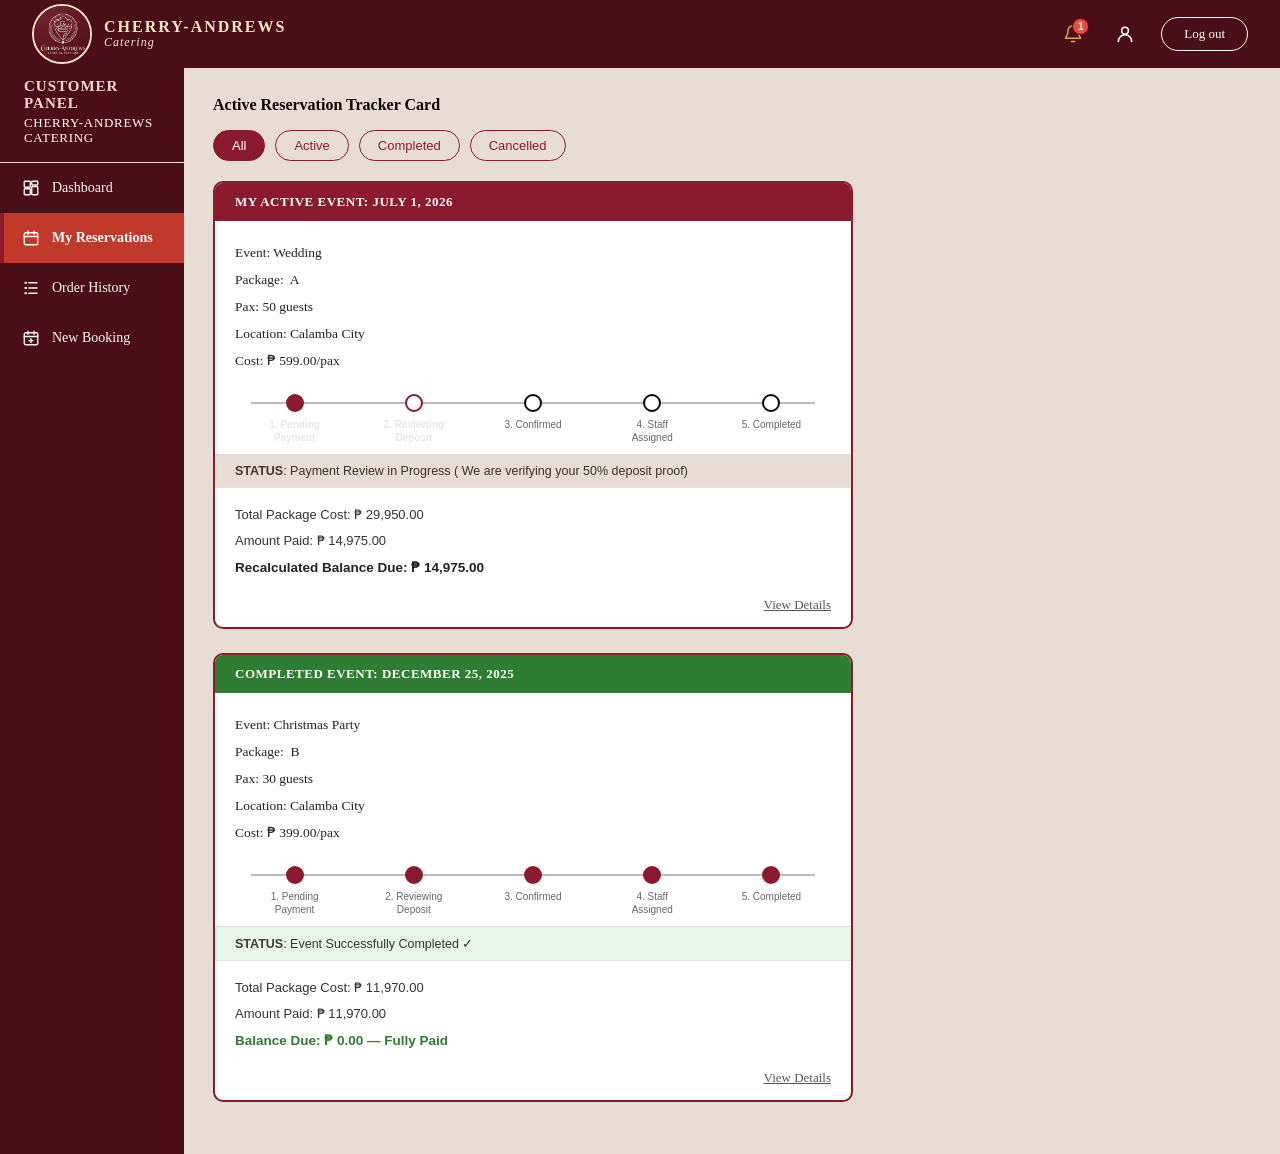
<file: my-reservations.html>
<!DOCTYPE html>
<html lang="en">

<head>
  <meta charset="UTF-8" />
  <meta name="viewport" content="width=device-width, initial-scale=1.0" />
  <title>My Reservations – Cherry-Andrews Catering</title>
  <style>
    *,
    *::before,
    *::after {
      box-sizing: border-box;
      margin: 0;
      padding: 0;
    }

    body {
      font-family: 'Georgia', 'Times New Roman', serif;
      background: #e8ddd5;
      color: white;
      min-height: 100vh;
      display: flex;
      flex-direction: column;
    }

    a {
      text-decoration: none;
      color: inherit;
    }

    /* ===== TOPBAR ===== */
    /* CSS CUSTOMER TOPBAR: styles the HTML <header class="topbar"> below. */
    .topbar {
      background: #4a0e18;
      display: flex;
      align-items: center;
      justify-content: space-between;
      padding: 0 32px;
      height: 68px;
      flex-shrink: 0;
    }

    .topbar-brand {
      display: flex;
      align-items: center;
      gap: 12px;
    }

    .brand-icon{
      width: 60px;
      height: 60px;
      border-radius: 60%;
      border: 2px solid #f5e6c8;
      overflow: hidden;
      flex-shrink: 0;
    }
    

    .brand-icon img {
      width: 100%;
      height: 100%;
      object-fit: cover;
      display: block;
    }

    .brand-words {
      line-height: 1.15;
    }

    .brand-words .b1 {
      font-size: 16px;
      font-weight: 700;
      color: #f5e6c8;
      letter-spacing: 2px;
    }

    .brand-words .b2 {
      font-size: 12px;
      font-style: italic;
      color: #f5e6c8;
      letter-spacing: 1px;
    }

    .topbar-right {
      display: flex;
      align-items: center;
      gap: 20px;
    }

    /* NOTIFICATION */
    .notif-wrapper {
      position: relative;
    }

    .bell-btn {
      background: none;
      border: none;
      cursor: pointer;
      position: relative;
      color: #e0a53f;
      line-height: 1;
      padding: 6px;
    }

    .action-icon {
      width: 20px;
      height: 20px;
      display: block;
      fill: none;
      stroke: currentColor;
      stroke-width: 1.8;
      stroke-linecap: round;
      stroke-linejoin: round;
    }

    .bell-badge {
      position: absolute;
      top: 0;
      right: 0;
      min-width: 17px;
      height: 17px;
      display: flex;
      align-items: center;
      justify-content: center;
      background: #e74c3c;
      color: #fff;
      border-radius: 50%;
      border: 1.5px solid #4a0e18;
      font-family: Arial, sans-serif;
      font-size: 10px;
      font-weight: 700;
    }

    /* CSS CUSTOMER NOTIFICATIONS: styles #notifPanel and .notif-item in the header. */
    .notif-panel {
      display: none;
      position: absolute;
      top: 48px;
      right: 0;
      width: 300px;
      background: #fff;
      border-radius: 10px;
      box-shadow: 0 5px 20px rgba(0, 0, 0, .25);
      overflow: hidden;
      z-index: 1000;
    }

    .notif-panel.show {
      display: block;
    }

    .notif-head {
      background: #8b1a2e;
      color: #fff;
      padding: 12px 16px;
      display: flex;
      justify-content: space-between;
      align-items: center;
    }

    .notif-head h3 {
      font-size: 14px;
    }

    .notif-clear {
      background: none;
      border: none;
      color: #fff;
      font-size: 11px;
      text-decoration: underline;
      cursor: pointer;
    }

    .notif-list {
      max-height: 300px;
      overflow-y: auto;
    }

    .notif-item {
      padding: 12px 14px;
      border-bottom: 1px solid #eee;
      cursor: pointer;
      transition: background .15s;
    }

    .notif-item:hover {
      background: #f8f1ed;
    }

    .notif-item.unread {
      background: #fff5f2;
      border-left: 4px solid #8b1a2e;
    }

    .notif-title {
      font-size: 13px;
      font-weight: 700;
      color: #4a0e18;
      margin-bottom: 3px;
    }

    .notif-msg {
      font-family: Arial, sans-serif;
      font-size: 12px;
      color: #444;
      line-height: 1.4;
    }

    .notif-time {
      font-family: Arial, sans-serif;
      font-size: 10px;
      color: #999;
      margin-top: 4px;
    }

    .notif-empty {
      padding: 24px;
      text-align: center;
      font-family: Arial, sans-serif;
      font-size: 13px;
      color: #999;
    }

    /* Shared selection controls and status labels for the notification list. */
    .notif-panel { width: min(520px, calc(100vw - 24px)); }
    .notif-head { background: #fff; color: #24364b; border-bottom: 1px solid #e4eaf1; }
    .notif-head h3 { font: 600 16px Arial, sans-serif; }
    .notif-close { border: 0; background: transparent; color: #52647a; font-size: 22px; cursor: pointer; }
    .notif-list { max-height: 340px; }
    .notif-item { display: grid; grid-template-columns: 42px minmax(0, 1fr) auto; align-items: start; gap: 10px; padding: 13px 14px; border-color: #edf0f4; font-family: Arial, sans-serif; }
    .notif-panel.selection-mode .notif-item { grid-template-columns: 22px 42px minmax(0, 1fr) auto; }
    .notif-item.unread { background: #fff; border-left: 0; }
    .notif-title { color: #24364b; }
    .notif-msg { color: #65758a; }
    .notif-time { color: #78879a; margin-top: 0; white-space: nowrap; }
    .notif-toolbar { display: flex; align-items: center; gap: 8px; padding: 10px 14px; border-bottom: 1px solid #e4eaf1; font: 12px Arial, sans-serif; }
    .notif-toolbar label { display: flex; align-items: center; gap: 7px; margin-right: auto; color: #34465b; white-space: nowrap; }
    .notif-select-toggle { border: 1px solid #e0a53f; border-radius: 5px; padding: 7px 12px; background: #fff4e8; color: #704719; font: 600 12px Arial, sans-serif; cursor: pointer; }
    .notif-bulk-controls { display: none; align-items: center; gap: 8px; width: 100%; }
    .notif-panel.selection-mode .notif-bulk-controls { display: flex; }
    .notif-panel.selection-mode .notif-toolbar { flex-wrap: wrap; }
    .notif-select { display: none; }
    .notif-panel.selection-mode .notif-select { display: block; }
    .notif-toolbar input { width: 16px; height: 16px; accent-color: #8b1a2e; cursor: pointer; }
    .notif-action { border: 0; border-radius: 5px; padding: 8px 10px; color: #fff; font: 600 11px Arial, sans-serif; white-space: nowrap; cursor: pointer; }
    .notif-action:disabled { opacity: .5; cursor: default; }
    .notif-action-read { background: #8b1a2e; }
    .notif-action-unread { background: #e0a53f; color: #4a0e18; }
    .notif-action-delete { background: #5d0d1c; }
    .notif-icon { display: grid; place-items: center; width: 40px; height: 40px; border-radius: 50%; background: #fbf0dc; color: #8b1a2e; font-size: 19px; }
    .notif-item-content { min-width: 0; }
    .notif-open { display: block; min-width: 0; width: 100%; padding: 0; border: 0; background: transparent; text-align: left; cursor: pointer; font: inherit; }
    .notif-open span { display: block; }
    .notif-status { align-self: center; border-radius: 12px; padding: 4px 8px; background: #fbf0dc; color: #8b1a2e; font: 600 10px Arial, sans-serif; }
    .notif-status.read { background: #f1e8e2; color: #704719; }
    .notif-footer { display: flex; align-items: center; justify-content: space-between; padding: 10px 14px; color: #704719; font: 12px Arial, sans-serif; }
    .notif-selection-count { border-radius: 10px; padding: 3px 7px; background: #fbf0dc; color: #704719; font-weight: 700; }
    @media (max-width: 560px) { .notif-toolbar { flex-wrap: wrap; } .notif-panel.selection-mode .notif-bulk-controls { flex-wrap: wrap; } .notif-panel.selection-mode .notif-bulk-controls label { flex: 1 0 100%; } .notif-action { flex: 1; padding: 7px 5px; } }

    /* AVATAR */
    .avatar-btn {
      width: 32px;
      height: 32px;
      border: 0;
      border-radius: 0;
      background: transparent;
      color: #fff;
      cursor: pointer;
      display: flex;
      align-items: center;
      justify-content: center;
      padding: 6px;
      transition: transform .2s;
      flex-shrink: 0;
    }

    .avatar-btn:hover {
      transform: scale(1.05);
    }

    /* PROFILE MODAL */
    /* CSS CUSTOMER PROFILE: styles the HTML #profileOverlay profile modal. */
    .profile-overlay {
      display: none;
      position: fixed;
      inset: 0;
      z-index: 300;
      background: rgba(0, 0, 0, .5);
      align-items: center;
      justify-content: center;
    }

    .profile-overlay.show {
      display: flex;
    }

    .profile-modal {
      background: #fff;
      border-radius: 12px;
      width: 100%;
      max-width: 380px;
      overflow: hidden;
      box-shadow: 0 20px 60px rgba(0, 0, 0, .3);
      font-family: Arial, sans-serif;
    }

    .profile-head {
      background: #4a0e18;
      color: #fff;
      padding: 16px 20px;
      display: flex;
      justify-content: space-between;
      align-items: center;
    }

    .profile-head h3 {
      font-size: 15px;
    }

    .profile-close {
      background: none;
      border: none;
      color: #fff;
      font-size: 22px;
      cursor: pointer;
      line-height: 1;
    }

    .p-avatar {
      width: 70px;
      height: 70px;
      border-radius: 50%;
      background: #8b1a2e;
      display: flex;
      align-items: center;
      justify-content: center;
      margin: 20px auto 14px;
      border: 3px solid #e0a53f;
    }

    .p-body {
      padding: 0 24px 24px;
    }

    .p-name {
      text-align: center;
      font-size: 16px;
      font-weight: 700;
      color: #222;
      margin-bottom: 16px;
    }

    .p-row {
      display: flex;
      gap: 10px;
      padding: 9px 0;
      border-bottom: 1px solid #f0e0d6;
      font-size: 13px;
    }

    .p-row:last-child {
      border-bottom: none;
    }

    .p-row .lbl {
      color: #888;
      min-width: 110px;
      font-size: 12px;
    }

    .p-row .val {
      color: #222;
      font-weight: 600;
    }

    /* Warm profile cards keep the customer details readable and compact. */
    .profile-overlay {
      overflow-y: auto;
      padding: 16px;
    }
    .profile-modal {
      display: flex;
      flex-direction: column;
      width: 100%;
      max-width: 920px;
      max-height: calc(100vh - 32px);
      margin: auto;
      background: #fff4e8;
      overflow: hidden;
      border-radius: 10px;
      box-shadow: 0 20px 60px rgba(0, 0, 0, .3);
    }
    .profile-head { padding: 12px 18px; }
    .profile-heading h2 {
      margin-bottom: 5px;
      font: 20px Georgia, 'Times New Roman', serif;
    }
    .profile-heading p { color: #ead9d5; font-size: 12px; }
    .profile-layout {
      display: grid;
      grid-template-columns: minmax(145px, .72fr) minmax(240px, 1.35fr) minmax(190px, 1fr);
      gap: 10px;
      padding: 12px;
      overflow-y: auto;
      background: #f7e5d2;
    }
    .profile-card {
      min-width: 0;
      padding: 12px;
      border: 1px solid #ead1b8;
      border-radius: 8px;
      background: #fff9f1;
    }
    .profile-summary {
      display: flex;
      flex-direction: column;
      align-items: center;
      text-align: center;
    }
    .profile-summary .p-avatar {
      width: 72px;
      height: 72px;
      margin: 2px auto 9px;
      overflow: hidden;
      border: 3px solid #f0d9b5;
    }
    .profile-summary .p-name { margin-bottom: 5px; font-size: 15px; }
    .p-role { margin-bottom: 10px; color: #777; font-size: 12px; }
    .profile-photo {
      width: 100%;
      height: 100%;
      border-radius: 50%;
      object-fit: cover;
    }
    .p-avatar.has-photo svg { display: none; }
    .profile-photo-btn,
    .profile-cancel-btn,
    .profile-save-btn,
    .profile-edit-btn {
      border: 1px solid #e0a53f;
      border-radius: 5px;
      padding: 6px 10px;
      background: #fff4e8;
      color: #704719;
      font-size: 11px;
      cursor: pointer;
    }
    .profile-photo-btn,
    .profile-save-btn { border-color: #4a0e18; background: #4a0e18; color: #fff; }
    .profile-section-title {
      display: flex;
      align-items: center;
      justify-content: space-between;
      gap: 10px;
      margin-bottom: 8px;
    }
    .profile-section-title h3 { color: #4a0e18; font: 14px Georgia, 'Times New Roman', serif; }
    .profile-info-row {
      display: grid;
      grid-template-columns: 18px 1fr;
      gap: 9px;
      align-items: start;
      padding: 8px 0;
      border-bottom: 1px solid #f0e8e3;
    }
    .profile-info-row:last-child { border-bottom: 0; }
    .profile-info-icon { color: #8b1a2e; font-size: 14px; text-align: center; }
    .profile-info-label { display: block; margin-bottom: 3px; color: #666; font-size: 11px; }
    .profile-info-value { display: block; color: #222; font-size: 12px; overflow-wrap: anywhere; }
    .profile-info-value input {
      width: 100%;
      border: 0;
      padding: 0;
      background: transparent;
      color: inherit;
      font: inherit;
    }
    .profile-info-value input:enabled {
      border: 1px solid #d8c9bf;
      border-radius: 4px;
      padding: 5px 7px;
      background: #fffdf9;
    }
    .profile-form-actions { display: flex; justify-content: flex-end; gap: 6px; margin-top: 8px; }
    .profile-save-btn, .profile-editing .profile-edit-btn { display: none; }
    .profile-editing .profile-save-btn { display: inline-block; }
    .profile-setting-row {
      width: 100%;
      border: 0;
      display: flex;
      align-items: center;
      justify-content: space-between;
      gap: 12px;
      padding: 9px 0;
      border-bottom: 1px solid #f0e8e3;
      background: transparent;
      color: #333;
      font: 12px Arial, sans-serif;
      text-align: left;
      cursor: pointer;
    }
    .profile-setting-row:hover { color: #8b1a2e; }
    .profile-setting-row span:first-child { display: flex; align-items: center; gap: 8px; }
    .profile-setting-icon, .profile-setting-arrow { color: #8b1a2e; }
    .profile-setting-arrow { font-size: 17px; }
    .profile-setting-panel { margin: 4px 0 8px; padding: 9px; border: 1px solid #ead1b8; border-radius: 6px; background: #fff4e8; color: #513b23; font-size: 11px; line-height: 1.5; }
    .profile-setting-panel[hidden] { display: none; }
    .profile-setting-panel label { display: flex; align-items: center; gap: 7px; cursor: pointer; }
    .profile-setting-panel input { accent-color: #8b1a2e; }
    .profile-help { margin-top: 8px; padding: 9px; border-radius: 7px; background: #fbf0dc; color: #513b23; }
    .profile-help strong { display: block; margin-bottom: 4px; font-size: 12px; }
    .profile-help p { font-size: 11px; line-height: 1.5; overflow-wrap: anywhere; }
    @media (max-width: 760px) {
      .profile-layout { grid-template-columns: minmax(0, 1fr) minmax(0, 1.5fr); }
      .profile-settings { grid-column: 1 / -1; }
    }
    @media (max-width: 540px) {
      .profile-layout { grid-template-columns: 1fr; }
      .profile-settings { grid-column: auto; }
    }

    .logout-btn {
      padding: 8px 22px;
      border: 1.5px solid #fff;
      border-radius: 20px;
      background: transparent;
      color: #fff;
      font-size: 13px;
      font-family: inherit;
      cursor: pointer;
      transition: background .2s;
    }

    .logout-btn:hover {
      background: rgba(255, 255, 255, .12);
    }

    /* ===== LAYOUT ===== */
    /* CSS CUSTOMER LAYOUT: styles the HTML .body-wrap, .sidebar, and .main. */
    .body-wrap {
      display: flex;
      flex: 1;
      position: relative;
    }

    /* ===== SIDEBAR ===== */
    /* CSS CUSTOMER SIDEBAR: styles the HTML <nav class="sidebar">. */
    .sidebar {
      width: 185px;
      background: #4a0e18;
      flex-shrink: 0;
      padding-top: 10px;
      border-right: 1px solid #e8d9ce;
      position: relative;
      z-index: 1;
    }

    .panel-label {
      padding: 0 24px 16px;
      border-bottom: 1px solid #f7decd;
    }

    .panel-label strong {
      display: block;
      font-size: 15px;
      letter-spacing: 1px;
      color: #f4d6d6;
    }

    .panel-label span {
      display: block;
      color: #fffefe;
      font-size: 13px;
      line-height: 1.15;
      letter-spacing: .7px;
      margin-top: 4px;
    }

    .sidebar-item {
      display: flex;
      align-items: center;
      gap: 12px;
      padding: 16px 18px;
      font-size: 14px;
      color: #fbf7f7;
      cursor: pointer;
      border-left: 4px solid transparent;
      transition: background 0.15s;
    }

    .sidebar-item svg {
      width: 18px;
      height: 18px;
      flex: 0 0 18px;
      fill: none;
      stroke: currentColor;
      stroke-width: 1.8;
      stroke-linecap: round;
      stroke-linejoin: round;
    }

    .sidebar-item:hover {
      background: #ddd0c5;
    }

    .sidebar-item.active {
      background: #c0392b;
      color: #fff;
      border-left: 4px solid #8b1a2e;
      font-weight: 700;
    }

    /* ===== MAIN ===== */
    /* CSS CUSTOMER CONTENT: styles the HTML <main class="main"> reservations. */
    .main {
      flex: 1;
      padding: 28px 28px;
      overflow-y: auto;
      position: relative;
      z-index: 1;
    }

    .section-title {
      font-size: 16px;
      font-weight: 700;
      color: #0a0303;
      margin-bottom: 16px;
    }

    /* CSS RESERVATION CARD: styles each HTML .res-card in the main content. */
    .res-card {
      border: 2px solid #8b1a2e;
      border-radius: 10px;
      overflow: hidden;
      max-width: 640px;
      margin-bottom: 24px;
      background: #fff;
    }

    .res-card-header {
      background: #8b1a2e;
      color: #fff;
      padding: 11px 20px;
      font-size: 13px;
      font-weight: 700;
      letter-spacing: 0.5px;
    }

    .res-card-body {
      padding: 18px 20px 0;
    }

    .res-details p {
      font-size: 13.5px;
      line-height: 2;
      color: #222;
    }

    /* ===== PROGRESS STEPS ===== */
    .steps-wrap {
      margin: 20px 0 10px;
    }

    .steps-track {
      display: flex;
      align-items: flex-start;
      justify-content: space-between;
      position: relative;
    }

    .steps-track::before {
      content: '';
      position: absolute;
      top: 8px;
      left: 16px;
      right: 16px;
      height: 1.5px;
      background: #bbb;
      z-index: 0;
    }

    .step {
      display: flex;
      flex-direction: column;
      align-items: center;
      gap: 6px;
      z-index: 1;
      flex: 1;
    }

    .step-dot {
      width: 18px;
      height: 18px;
      border-radius: 50%;
      border: 2px solid #140404;
      background: #fff;
      flex-shrink: 0;
    }

    .step-dot.done {
      border-color: #8b1a2e;
      background: #8b1a2e;
    }

    .step-dot.current {
      border-color: #8b1a2e;
      background: #fff;
    }

    .step-label {
      font-size: 10px;
      color: #666;
      text-align: center;
      font-family: Arial, sans-serif;
      line-height: 1.3;
      max-width: 72px;
    }

    .step-label.active-label {
      color: #eae6e6;
      font-weight: 700;
    }

    /* ===== STATUS BAR ===== */
    .status-bar {
      background: #e8ddd5;
      border-top: 1px solid #e8d9ce;
      padding: 9px 20px;
      font-size: 12.5px;
      color: #333;
      font-family: Arial, sans-serif;
    }

    .status-bar b {
      color: #110202c4;
    }

    /* ===== COST SUMMARY ===== */
    .cost-summary {
      padding: 14px 20px 6px;
      font-family: Arial, sans-serif;
      font-size: 13px;
      line-height: 2;
      color: #333;
      border-top: 1px solid #f0e0d6;
    }

    .cost-summary .balance {
      font-weight: 700;
      font-size: 13.5px;
      color: #222;
    }

    .view-details-row {
      text-align: right;
      padding: 8px 20px 14px;
    }

    .view-details-row a {
      font-size: 13px;
      color: #555;
      text-decoration: underline;
      cursor: pointer;
    }

    .view-details-row a:hover {
      color: #8b1a2e;
    }

    /* ===== EMPTY STATE ===== */
    .empty-state {
      text-align: center;
      padding: 50px 20px;
      color: #999;
      font-family: Arial, sans-serif;
      font-size: 14px;
    }

    .empty-state .empty-icon {
      font-size: 48px;
      margin-bottom: 14px;
    }

    /* ===== FILTER / TAB ROW ===== */
    .filter-row {
      display: flex;
      gap: 10px;
      margin-bottom: 20px;
      flex-wrap: wrap;
    }

    .filter-btn {
      padding: 7px 18px;
      border-radius: 20px;
      font-size: 13px;
      font-family: Arial, sans-serif;
      cursor: pointer;
      border: 1.5px solid #8b1a2e;
      background: transparent;
      color: #8b1a2e;
      transition: background .15s, color .15s;
    }

    .filter-btn.active,
    .filter-btn:hover {
      background: #8b1a2e;
      color: #fff;
    }

    /* ===== RESPONSIVE ===== */
    @media(max-width:700px) {
      .sidebar {
        width: 140px;
      }

      .sidebar-item {
        padding: 14px 14px;
        font-size: 13px;
      }
    }

    @media(max-width:500px) {
      .sidebar {
        display: none;
      }

      .topbar {
        padding: 0 16px;
      }
    }
  </style>
  <!-- Responsive layout fixes for phones and tablets are in responsive.css. -->
  <link rel="stylesheet" href="responsive.css" />
</head>

<body>

  <!-- TOPBAR -->
  <!-- HTML CUSTOMER TOPBAR: styled by CSS .topbar and .topbar-right. -->
  <header class="topbar">
    <div class="topbar-brand">
      <div class="brand-icon">
        <img src="image/logo.jpg" alt="Cherry-Andrews Logo" />
      </div>
      <div class="brand-words">
        <div class="b1">CHERRY-ANDREWS</div>
        <div class="b2">Catering</div>
      </div>
    </div>
    <div class="topbar-right">
      <div class="notif-wrapper">
        <button class="bell-btn" id="bellBtn" title="Notifications" aria-label="Open notifications" aria-expanded="false" aria-controls="notifPanel">
          <svg class="action-icon" aria-hidden="true" viewBox="0 0 24 24">
            <path d="M18 8a6 6 0 0 0-12 0c0 7-3 7-3 9h18c0-2-3-2-3-9"></path>
            <path d="M10 21h4"></path>
          </svg>
          <span class="bell-badge" id="bellBadge">1</span>
        </button>
        <!-- HTML CUSTOMER NOTIFICATIONS: styled by CSS .notif-panel and .notif-item. -->
        <div class="notif-panel" id="notifPanel">
          <div class="notif-head"><h3>Notifications</h3><button class="notif-close" type="button" aria-label="Close notifications">&times;</button></div>
          <div class="notif-toolbar">
            <button class="notif-select-toggle" type="button" id="notifSelectToggle" aria-pressed="false">Select</button>
            <div class="notif-bulk-controls">
              <label><input id="notifSelectAll" type="checkbox"> Select All <span class="notif-selection-count" id="notifSelectedCount">0</span></label>
              <button class="notif-action notif-action-read" type="button" data-notif-action="read" disabled>Mark as Read</button>
              <button class="notif-action notif-action-unread" type="button" data-notif-action="unread" disabled>Mark as Unread</button>
              <button class="notif-action notif-action-delete" type="button" data-notif-action="delete" disabled>Delete</button>
            </div>
          </div>
          <div class="notif-list" id="notifList"></div>
          <div class="notif-footer"><span id="notifSelectionSummary">Select notifications to manage them</span></div>
        </div>
      </div>
      <button class="avatar-btn" id="avatarBtn" type="button" title="My Profile" aria-label="Open profile">
        <svg class="action-icon" aria-hidden="true" viewBox="0 0 24 24">
          <circle cx="12" cy="8" r="4" />
          <path d="M4 21a8 8 0 0 1 16 0" />
        </svg>
      </button>
      <button class="logout-btn" onclick="window.location.href='index.html'">Log out</button>
    </div>
  </header>

  <!-- Customer profile panel with editable details and a profile photo. -->
  <!-- HTML CUSTOMER PROFILE: styled by CSS #profileOverlay and .profile-modal. -->
  <div class="profile-overlay" id="profileOverlay">
    <div class="profile-modal">
      <div class="profile-head">
        <div class="profile-heading">
          <h2>Profile</h2>
          <p>View and manage your account information</p>
        </div>
        <button class="profile-close" type="button" aria-label="Close profile" onclick="closeProfile()">&times;</button>
      </div>
      <div class="profile-layout">
        <section class="profile-card profile-summary" aria-label="Customer profile summary">
          <div class="p-avatar" aria-hidden="true">
            <img class="profile-photo" id="customerProfilePhoto" alt="" hidden>
            <svg viewBox="0 0 24 24" fill="none" stroke="#fff" stroke-width="1.6" stroke-linecap="round" stroke-linejoin="round">
              <circle cx="12" cy="8" r="4" /><path d="M4 21a8 8 0 0 1 16 0" />
            </svg>
          </div>
          <h3 class="p-name">Shaina Mae Enriquez</h3>
          <p class="p-role">Customer</p>
          <input id="customerProfilePhotoInput" type="file" accept="image/*" hidden>
          <button class="profile-photo-btn" type="button" onclick="document.getElementById('customerProfilePhotoInput').click()">Change Profile Picture</button>
        </section>
        <form class="profile-card" id="customerProfileForm" aria-labelledby="personalInfoTitle">
          <div class="profile-section-title">
            <h3 id="personalInfoTitle">Personal Information</h3>
          </div>
          <div class="profile-info-row"><span class="profile-info-icon" aria-hidden="true">&#128100;</span><label class="profile-info-value"><span class="profile-info-label">Full Name</span><input name="fullName" value="Shaina Mae Enriquez" disabled required></label></div>
          <div class="profile-info-row"><span class="profile-info-icon" aria-hidden="true">&#9993;</span><label class="profile-info-value"><span class="profile-info-label">Email Address</span><input name="email" type="email" value="shainaberos@gmail.com" disabled required></label></div>
          <div class="profile-info-row"><span class="profile-info-icon" aria-hidden="true">&#9742;</span><label class="profile-info-value"><span class="profile-info-label">Contact Number</span><input name="contact" value="+63 9929987815" disabled required></label></div>
          <div class="profile-info-row"><span class="profile-info-icon" aria-hidden="true">&#9906;</span><label class="profile-info-value"><span class="profile-info-label">Address</span><input name="address" value="Not provided" disabled required></label></div>
          <div class="profile-form-actions">
            <button class="profile-cancel-btn" id="customerProfileCancel" type="button" hidden>Cancel</button>
            <button class="profile-save-btn" type="submit">Save</button>
          </div>
        </form>
        <section class="profile-card profile-settings" aria-labelledby="accountSettingsTitle">
          <div class="profile-section-title"><h3 id="accountSettingsTitle">Account Settings</h3></div>
          <button class="profile-setting-row" type="button" data-profile-setting="edit"><span><span class="profile-setting-icon" aria-hidden="true">&#9998;</span>Edit Profile</span><span class="profile-setting-arrow" aria-hidden="true">&rsaquo;</span></button>
          <button class="profile-setting-row" type="button" data-profile-setting="password" aria-expanded="false"><span><span class="profile-setting-icon" aria-hidden="true">&#128273;</span>Change Password</span><span class="profile-setting-arrow" aria-hidden="true">&rsaquo;</span></button>
          <div class="profile-setting-panel" id="passwordSettingsPanel" hidden>Password changes need a connected account service. Contact support to update your password.</div>
          <button class="profile-setting-row" type="button" data-profile-setting="notifications" aria-expanded="false"><span><span class="profile-setting-icon" aria-hidden="true">&#128276;</span>Notification Settings</span><span class="profile-setting-arrow" aria-hidden="true">&rsaquo;</span></button>
          <div class="profile-setting-panel" id="notificationSettingsPanel" hidden><label><input id="customerNotificationPreference" type="checkbox" checked> Show notification count</label></div>
          <div class="profile-help"><strong>Need help?</strong><p>Contact us at info@cherryandrews.com</p></div>
        </section>
      </div>
    </div>
  </div>

  <!-- BODY -->
  <!-- HTML CUSTOMER LAYOUT: styled by CSS .body-wrap, .sidebar, and .main. -->
  <div class="body-wrap">

    <!-- SIDEBAR -->
    <!-- HTML CUSTOMER SIDEBAR: styled by CSS .sidebar and .sidebar-item. -->
    <nav class="sidebar">
      <div class="panel-label"><strong>CUSTOMER PANEL</strong><span>CHERRY-ANDREWS<br>CATERING</span></div>
      <a class="sidebar-item " href="dashboard.html">
        <svg aria-hidden="true" viewBox="0 0 24 24"><rect x="3" y="3" width="8" height="8" rx="1"></rect><rect x="13" y="3" width="8" height="5" rx="1"></rect><rect x="13" y="10" width="8" height="11" rx="1"></rect><rect x="3" y="13" width="8" height="8" rx="1"></rect></svg>
        <span>Dashboard</span>
      </a>
      <a class="sidebar-item active" href="my-reservations.html">
        <svg aria-hidden="true" viewBox="0 0 24 24"><rect x="3" y="5" width="18" height="16" rx="2"></rect><path d="M16 3v4M8 3v4M3 10h18"></path></svg>
        <span>My Reservations</span>
      </a>
      <a class="sidebar-item" href="order-history.html">
        <svg aria-hidden="true" viewBox="0 0 24 24"><path d="M4 5h2M9 5h11M4 12h2M9 12h11M4 19h2M9 19h11"></path><circle cx="5" cy="5" r=".5"></circle><circle cx="5" cy="12" r=".5"></circle><circle cx="5" cy="19" r=".5"></circle></svg>
        <span>Order History</span>
      </a>
      <a class="sidebar-item" href="new-booking.html">
        <svg aria-hidden="true" viewBox="0 0 24 24"><rect x="3" y="5" width="18" height="16" rx="2"></rect><path d="M16 3v4M8 3v4M3 10h18M12 13v5M9.5 15.5h5"></path></svg>
        <span>New Booking</span>
      </a>
    </nav>

    <!-- MAIN -->
    <!-- HTML CUSTOMER CONTENT: styled by CSS .main and reservation card selectors. -->
    <main class="main">

      <div class="section-title">Active Reservation Tracker Card</div>

      <!-- Filter Tabs -->
      <div class="filter-row">
        <button class="filter-btn active" onclick="filterCards('all', this)">All</button>
        <button class="filter-btn" onclick="filterCards('active', this)">Active</button>
        <button class="filter-btn" onclick="filterCards('completed', this)">Completed</button>
        <button class="filter-btn" onclick="filterCards('cancelled', this)">Cancelled</button>
      </div>

      <!-- ===== RESERVATION CARD 1 – Active ===== -->
      <!-- HTML ACTIVE RESERVATION: styled by CSS .res-card and .res-card-header. -->
      <div class="res-card" data-status="active">
        <div class="res-card-header">MY ACTIVE EVENT: JULY 1, 2026</div>
        <div class="res-card-body">
          <div class="res-details">
            <p>Event: Wedding</p>
            <p>Package: &nbsp;A</p>
            <p>Pax: 50 guests</p>
            <p>Location: Calamba City</p>
            <p>Cost: ₱ 599.00/pax</p>
          </div>

          <!-- Progress Steps -->
          <div class="steps-wrap">
            <div class="steps-track">
              <div class="step">
                <div class="step-dot done"></div>
                <div class="step-label active-label">1. Pending<br>Payment</div>
              </div>
              <div class="step">
                <div class="step-dot current"></div>
                <div class="step-label active-label">2. Reviewing<br>Deposit</div>
              </div>
              <div class="step">
                <div class="step-dot"></div>
                <div class="step-label">3. Confirmed</div>
              </div>
              <div class="step">
                <div class="step-dot"></div>
                <div class="step-label">4. Staff Assigned</div>
              </div>
              <div class="step">
                <div class="step-dot"></div>
                <div class="step-label">5. Completed</div>
              </div>
            </div>
          </div>
        </div>

        <div class="status-bar">
          <b>STATUS</b>: Payment Review in Progress ( We are verifying your 50% deposit proof)
        </div>

        <div class="cost-summary">
          <p>Total Package Cost: ₱ 29,950.00</p>
          <p>Amount Paid: ₱ 14,975.00</p>
          <p class="balance">Recalculated Balance Due: ₱ 14,975.00</p>
        </div>

        <div class="view-details-row">
          <a href="#" onclick="openDetails(event)">View Details</a>
        </div>
      </div>

      <!-- ===== RESERVATION CARD 2 – Completed ===== -->
      <!-- HTML COMPLETED RESERVATION: styled by CSS .res-card and .res-card-header. -->
      <div class="res-card" data-status="completed">
        <div class="res-card-header" style="background:#2e7d32;">COMPLETED EVENT: DECEMBER 25, 2025</div>
        <div class="res-card-body">
          <div class="res-details">
            <p>Event: Christmas Party</p>
            <p>Package: &nbsp;B</p>
            <p>Pax: 30 guests</p>
            <p>Location: Calamba City</p>
            <p>Cost: ₱ 399.00/pax</p>
          </div>

          <!-- Progress Steps – all done -->
          <div class="steps-wrap">
            <div class="steps-track">
              <div class="step">
                <div class="step-dot done"></div>
                <div class="step-label">1. Pending<br>Payment</div>
              </div>
              <div class="step">
                <div class="step-dot done"></div>
                <div class="step-label">2. Reviewing<br>Deposit</div>
              </div>
              <div class="step">
                <div class="step-dot done"></div>
                <div class="step-label">3. Confirmed</div>
              </div>
              <div class="step">
                <div class="step-dot done"></div>
                <div class="step-label">4. Staff Assigned</div>
              </div>
              <div class="step">
                <div class="step-dot done"></div>
                <div class="step-label">5. Completed</div>
              </div>
            </div>
          </div>
        </div>

        <div class="status-bar" style="background:#e8f5e9;">
          <b>STATUS</b>: Event Successfully Completed ✓
        </div>

        <div class="cost-summary">
          <p>Total Package Cost: ₱ 11,970.00</p>
          <p>Amount Paid: ₱ 11,970.00</p>
          <p class="balance" style="color:#2e7d32;">Balance Due: ₱ 0.00 — Fully Paid</p>
        </div>

        <div class="view-details-row">
          <a href="#" onclick="openDetails(event)">View Details</a>
        </div>
      </div>

    </main>
  </div>

  <!-- ===== DETAILS MODAL ===== -->
  <div id="detailsOverlay" style="
  display:none;position:fixed;inset:0;z-index:200;
  background:rgba(20, 5, 9, 0.892);backdrop-filter:blur(2px);
  align-items:center;justify-content:center;padding:20px;">
    <div style="
    background:#fff;border-radius:10px;width:100%;max-width:420px;
    box-shadow:0 20px 60px rgba(27, 25, 25, 0.849);overflow:hidden;font-family:Arial,sans-serif;">
      <div
        style="background:#4a0e18;color:#fff;padding:14px 20px;display:flex;justify-content:space-between;align-items:center;">
        <span style="font-weight:700;letter-spacing:.5px;">Reservation Details</span>
        <button onclick="closeDetails()"
          style="background:none;border:none;color:#fff;font-size:20px;cursor:pointer;line-height:1;">&times;</button>
      </div>
      <div style="padding:22px 24px;line-height:2;font-size:13.5px;color:#333;">
        <p><b>Event:</b> Wedding</p>
        <p><b>Date:</b> July 1, 2026</p>
        <p><b>Package:</b> A</p>
        <p><b>Pax:</b> 50 guests</p>
        <p><b>Location:</b> Calamba City</p>
        <p><b>Cost per Pax:</b> ₱ 599.00</p>
        <p><b>Total:</b> ₱ 29,950.00</p>
        <p><b>Amount Paid:</b> ₱ 14,975.00</p>
        <p><b>Balance:</b> ₱ 14,975.00</p>
        <p><b>Status:</b> Payment Review in Progress</p>
      </div>
      <div style="padding:0 24px 20px;text-align:right;">
        <button onclick="closeDetails()" style="
        padding:10px 28px;border:none;border-radius:25px;
        background:#4a0e18;color:#fff;font-size:13px;cursor:pointer;">Close</button>
      </div>
    </div>
  </div>

  <script>
    /* ===== FILTER TABS ===== */
    function filterCards(status, btn) {
      // update active button
      document.querySelectorAll('.filter-btn').forEach(b => b.classList.remove('active'));
      btn.classList.add('active');

      document.querySelectorAll('.res-card').forEach(card => {
        if (status === 'all' || card.dataset.status === status) {
          card.style.display = 'block';
        } else {
          card.style.display = 'none';
        }
      });
    }

    /* ===== DETAILS MODAL ===== */
    function openDetails(e) {
      e.preventDefault();
      const overlay = document.getElementById('detailsOverlay');
      overlay.style.display = 'flex';
    }
    function closeDetails() {
      document.getElementById('detailsOverlay').style.display = 'none';
    }
    // close on backdrop click
    document.getElementById('detailsOverlay').addEventListener('click', function (e) {
      if (e.target === this) closeDetails();
    });

    /* ===== NOTIFICATIONS ===== */
    let notifs = [
      { id: 1, title: 'Payment Approved ✓', msg: 'Your 50% deposit for the July 1, 2026 Wedding has been verified!', time: 'Just now', read: false, link: 'my-reservations.html', icon: '💳' },
      { id: 2, title: 'Scheduling Reminder', msg: 'Bookings must be at least 14 days in advance.', time: 'Yesterday', read: true, link: '', icon: '🔔' },
    ];
    const notifPanel = document.getElementById('notifPanel');
    const notifList = document.getElementById('notifList');
    const notifSelected = new Set();
    function updateNotifSelection() {
      const count = notifSelected.size;
      document.getElementById('notifSelectedCount').textContent = count;
      document.getElementById('notifSelectionSummary').textContent = `${count} notifications selected`;
      document.getElementById('notifSelectAll').checked = notifs.length > 0 && count === notifs.length;
      document.querySelectorAll('[data-notif-action]').forEach(button => { button.disabled = count === 0; });
    }
    function renderNotifs() {
      const badge = document.getElementById('bellBadge');
      notifList.replaceChildren();
      const unread = notifs.filter(n => !n.read).length;
      const countPreference = document.getElementById('customerNotificationPreference');
      badge.textContent = unread;
      badge.style.display = unread > 0 && (!countPreference || countPreference.checked) ? 'flex' : 'none';
      if (!notifs.length) {
        notifList.innerHTML = '<div class="notif-empty">No notifications</div>';
        notifSelected.clear();
      }
      notifs.forEach(n => {
        const row = document.createElement('div');
        row.className = 'notif-item' + (n.read ? '' : ' unread');
        const checkbox = document.createElement('input');
        checkbox.type = 'checkbox';
        checkbox.className = 'notif-select';
        checkbox.checked = notifSelected.has(n.id);
        checkbox.setAttribute('aria-label', `Select ${n.title}`);
        checkbox.addEventListener('change', () => {
          checkbox.checked ? notifSelected.add(n.id) : notifSelected.delete(n.id);
          updateNotifSelection();
        });
        const icon = document.createElement('span');
        icon.className = 'notif-icon';
        icon.textContent = n.icon || '🔔';
        const content = document.createElement('button');
        content.type = 'button';
        content.className = 'notif-open';
        content.innerHTML = `<span class="notif-title"></span><span class="notif-msg"></span><span class="notif-time"></span>`;
        content.querySelector('.notif-title').textContent = n.title;
        content.querySelector('.notif-msg').textContent = n.msg;
        content.querySelector('.notif-time').textContent = n.time;
        content.addEventListener('click', () => {
          n.read = true;
          renderNotifs();
          notifPanel.classList.remove('show');
          document.getElementById('bellBtn').setAttribute('aria-expanded', 'false');
          if (n.link) location.href = n.link;
        });
        const status = document.createElement('span');
        status.className = 'notif-status' + (n.read ? ' read' : '');
        status.textContent = n.read ? 'Read' : 'Unread';
        row.append(checkbox, icon, content, status);
        notifList.appendChild(row);
      });
      updateNotifSelection();
    }
    document.getElementById('notifSelectAll').addEventListener('change', event => {
      notifSelected.clear();
      if (event.target.checked) notifs.forEach(n => notifSelected.add(n.id));
      renderNotifs();
    });
    document.getElementById('notifSelectToggle').addEventListener('click', event => {
      const selectionMode = !notifPanel.classList.contains('selection-mode');
      notifPanel.classList.toggle('selection-mode', selectionMode);
      event.currentTarget.textContent = selectionMode ? 'Done' : 'Select';
      event.currentTarget.setAttribute('aria-pressed', String(selectionMode));
      if (!selectionMode) notifSelected.clear();
      renderNotifs();
    });
    document.querySelector('.notif-toolbar').addEventListener('click', event => {
      const button = event.target.closest('[data-notif-action]');
      if (!button) return;
      const action = button.dataset.notifAction;
      if (action === 'delete') notifs = notifs.filter(n => !notifSelected.has(n.id));
      else notifs.forEach(n => { if (notifSelected.has(n.id)) n.read = action === 'read'; });
      notifSelected.clear();
      renderNotifs();
    });
    document.getElementById('bellBtn').addEventListener('click', e => {
      e.stopPropagation();
      notifPanel.classList.toggle('show');
      document.getElementById('bellBtn').setAttribute('aria-expanded', String(notifPanel.classList.contains('show')));
    });
    document.querySelector('.notif-close').addEventListener('click', () => {
      notifPanel.classList.remove('show');
      document.getElementById('bellBtn').setAttribute('aria-expanded', 'false');
    });
    document.addEventListener('click', e => { const bell = document.getElementById('bellBtn'); if (!notifPanel.contains(e.target) && !bell.contains(e.target)) { notifPanel.classList.remove('show'); bell.setAttribute('aria-expanded', 'false'); } });
    renderNotifs();

    /* ===== PROFILE ===== */
    document.getElementById('avatarBtn').onclick = e => {
        e.stopPropagation();
        // Close notifications before opening the profile.
        document.getElementById('notifPanel').classList.remove('show');
        document.getElementById('profileOverlay').classList.add('show');
    };
    function closeProfile() { document.getElementById('profileOverlay').classList.remove('show'); }
    document.getElementById('profileOverlay').onclick = e => { if (e.target === document.getElementById('profileOverlay')) closeProfile(); };

    // Profile edits and the selected photo are saved in this browser.
    const customerProfileKey = 'cherryAndrews.customerProfile';
    const customerProfileForm = document.getElementById('customerProfileForm');
    const customerProfileFields = [...customerProfileForm.querySelectorAll('input[name]')];
    const customerProfileCancel = document.getElementById('customerProfileCancel');
    const customerPhotoInput = document.getElementById('customerProfilePhotoInput');
    const customerPhoto = document.getElementById('customerProfilePhoto');
    const customerAvatar = document.querySelector('.profile-summary .p-avatar');
    const customerName = document.querySelector('.profile-summary .p-name');
    let customerProfileSnapshot = null;

    function setCustomerProfileEditing(isEditing) {
      customerProfileForm.classList.toggle('profile-editing', isEditing);
      customerProfileFields.forEach(field => { field.disabled = !isEditing; });
      customerProfileCancel.hidden = !isEditing;
    }

    function startCustomerProfileEditing() {
      customerProfileSnapshot = customerProfileFields.map(field => field.value);
      setCustomerProfileEditing(true);
      customerProfileFields[0].focus();
    }

    customerProfileCancel.addEventListener('click', () => {
      customerProfileFields.forEach((field, index) => { field.value = customerProfileSnapshot[index]; });
      customerProfileSnapshot = null;
      setCustomerProfileEditing(false);
    });

    customerProfileForm.addEventListener('submit', event => {
      event.preventDefault();
      const values = Object.fromEntries(new FormData(customerProfileForm).entries());
      try {
        localStorage.setItem(customerProfileKey, JSON.stringify(values));
        customerName.textContent = values.fullName;
        customerProfileSnapshot = null;
        setCustomerProfileEditing(false);
        alert('Profile saved on this browser.');
      } catch (error) {
        alert('Could not save your profile in this browser. Please try again.');
      }
    });

    // Account settings connect to the profile editor and save the badge preference.
    const profileSettingsCard = document.querySelector('.profile-settings');
    const notificationPreference = document.getElementById('customerNotificationPreference');
    const notificationPreferenceKey = 'cherryAndrews.customerNotificationCount';

    profileSettingsCard.querySelectorAll('[data-profile-setting]').forEach(button => {
      button.addEventListener('click', () => {
        const setting = button.dataset.profileSetting;
        if (setting === 'edit') {
          startCustomerProfileEditing();
          return;
        }

        const panelId = setting === 'password' ? 'passwordSettingsPanel' : 'notificationSettingsPanel';
        const panel = document.getElementById(panelId);
        panel.hidden = !panel.hidden;
        button.setAttribute('aria-expanded', String(!panel.hidden));
      });
    });

    try {
      notificationPreference.checked = localStorage.getItem(notificationPreferenceKey) !== 'false';
    } catch (error) {
      alert('Notification settings could not be loaded from this browser.');
    }

    notificationPreference.addEventListener('change', () => {
      try {
        localStorage.setItem(notificationPreferenceKey, String(notificationPreference.checked));
        renderNotifs();
      } catch (error) {
        notificationPreference.checked = !notificationPreference.checked;
        alert('Notification settings could not be saved in this browser.');
      }
    });

    customerPhotoInput.addEventListener('change', () => {
      const imageFile = customerPhotoInput.files[0];
      if (!imageFile) return;
      if (!imageFile.type.startsWith('image/')) {
        alert('Choose an image file for your profile picture.');
        customerPhotoInput.value = '';
        return;
      }
      if (imageFile.size > 2 * 1024 * 1024) {
        alert('Choose an image smaller than 2 MB.');
        customerPhotoInput.value = '';
        return;
      }
      const reader = new FileReader();
      reader.onload = () => {
        try {
          localStorage.setItem(`${customerProfileKey}.photo`, reader.result);
          customerPhoto.src = reader.result;
          customerPhoto.hidden = false;
          customerAvatar.classList.add('has-photo');
        } catch (error) {
          alert('Could not save this picture in your browser. Choose a smaller image.');
        }
      };
      reader.onerror = () => alert('The selected picture could not be read.');
      reader.readAsDataURL(imageFile);
    });

    try {
      const savedCustomerProfile = localStorage.getItem(customerProfileKey);
      if (savedCustomerProfile) {
        const savedValues = JSON.parse(savedCustomerProfile);
        customerProfileFields.forEach(field => {
          if (typeof savedValues[field.name] === 'string') field.value = savedValues[field.name];
        });
        customerName.textContent = customerProfileForm.elements.fullName.value;
      }
      const savedCustomerPhoto = localStorage.getItem(`${customerProfileKey}.photo`);
      if (savedCustomerPhoto) {
        customerPhoto.src = savedCustomerPhoto;
        customerPhoto.hidden = false;
        customerAvatar.classList.add('has-photo');
      }
    } catch (error) {
      alert('Saved profile information could not be loaded from this browser.');
    }
  </script>
</body>

</html>
</file>
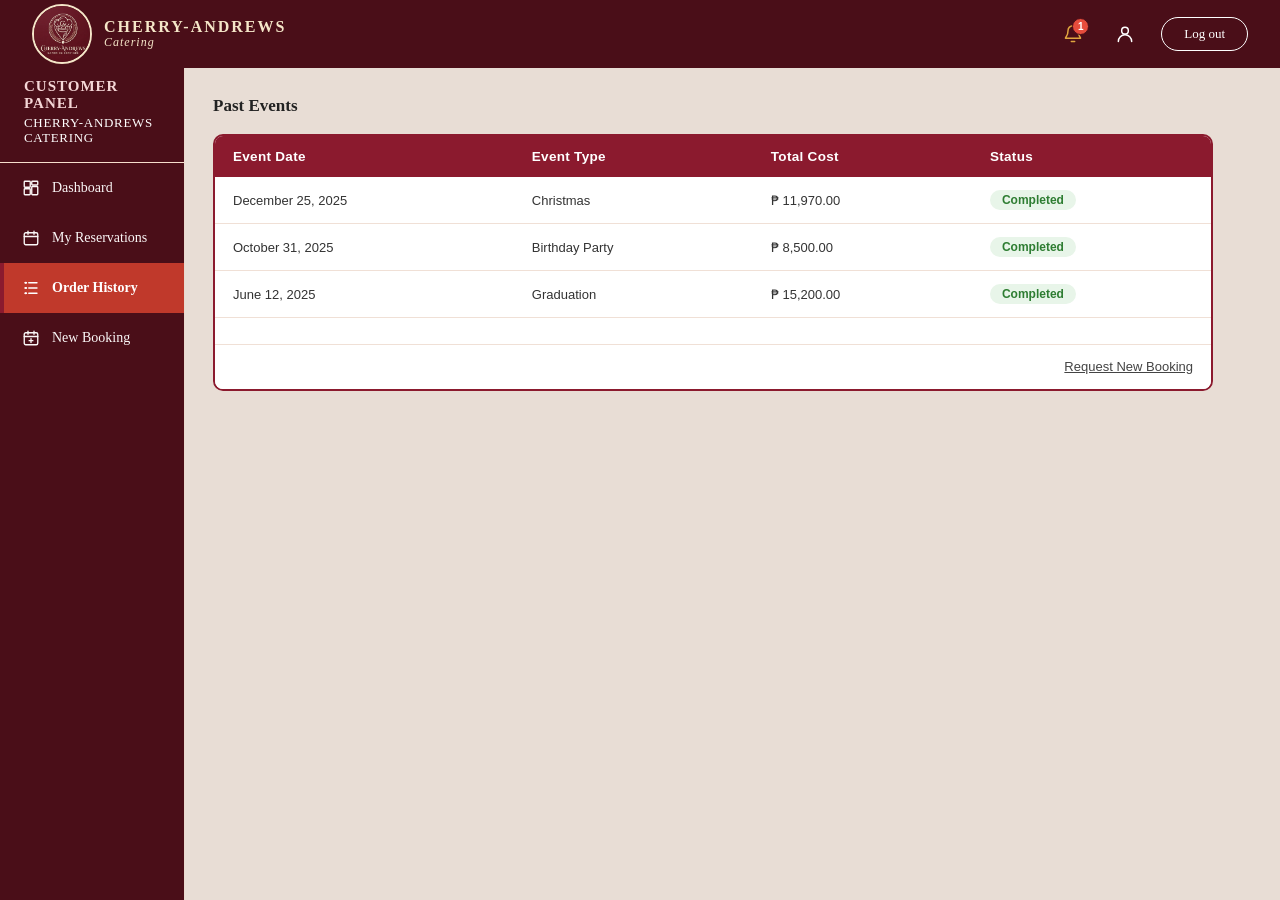
<file: order-history.html>
<!DOCTYPE html>
<html lang="en">

<head>
  <meta charset="UTF-8" />
  <meta name="viewport" content="width=device-width, initial-scale=1.0" />
  <title>Order History – Cherry-Andrews Catering</title>
  <style>
    *,
    *::before,
    *::after {
      box-sizing: border-box;
      margin: 0;
      padding: 0;
    }

    body {
      font-family: 'Georgia', 'Times New Roman', serif;
      background: #e8ddd5;
      color: #222;
      min-height: 100vh;
      display: flex;
      flex-direction: column;
    }

    a {
      text-decoration: none;
      color: inherit;
    }

    /* ===== TOPBAR ===== */
    /* CSS CUSTOMER TOPBAR: styles the HTML <header class="topbar"> below. */
    .topbar {
      background: #4a0e18;
      display: flex;
      align-items: center;
      justify-content: space-between;
      padding: 0 32px;
      height: 68px;
      flex-shrink: 0;
    }

    .topbar-brand {
      display: flex;
      align-items: center;
      gap: 12px;
    }

    .brand-icon{
      width: 60px;
      height: 60px;
      border-radius: 60%;
      border: 2px solid #f5e6c8;
      overflow: hidden;
      flex-shrink: 0;
    }

    .brand-icon img {
      width: 100%;
      height: 100%;
      object-fit: cover;
      display: block;
    }

    .brand-words {
      line-height: 1.15;
    }

    .brand-words .b1 {
      font-size: 16px;
      font-weight: 700;
      color: #f5e6c8;;
      letter-spacing: 2px;
    }

    .brand-words .b2 {
      font-size: 12px;
      font-style: italic;
      color: #f5e6c8;
      letter-spacing: 1px;
    }

    .topbar-right {
      display: flex;
      align-items: center;
      gap: 20px;
    }

    /* NOTIFICATION */
    .notif-wrapper {
      position: relative;
    }

    .bell-btn {
      background: none;
      border: none;
      cursor: pointer;
      position: relative;
      color: #e0a53f;
      line-height: 1;
      padding: 6px;
    }

    .action-icon {
      width: 20px;
      height: 20px;
      display: block;
      fill: none;
      stroke: currentColor;
      stroke-width: 1.8;
      stroke-linecap: round;
      stroke-linejoin: round;
    }

    .bell-badge {
      position: absolute;
      top: 0;
      right: 0;
      min-width: 17px;
      height: 17px;
      display: flex;
      align-items: center;
      justify-content: center;
      background: #e74c3c;
      color: #fff;
      border-radius: 50%;
      border: 1.5px solid #4a0e18;
      font-family: Arial, sans-serif;
      font-size: 10px;
      font-weight: 700;
    }

    /* CSS CUSTOMER NOTIFICATIONS: styles #notifPanel and .notif-item in the header. */
    .notif-panel {
      display: none;
      position: absolute;
      top: 48px;
      right: 0;
      width: 300px;
      background: #fff;
      border-radius: 10px;
      box-shadow: 0 5px 20px rgba(0, 0, 0, .25);
      overflow: hidden;
      z-index: 1000;
    }

    .notif-panel.show {
      display: block;
    }

    .notif-head {
      background: #8b1a2e;
      color: #fff;
      padding: 12px 16px;
      display: flex;
      justify-content: space-between;
      align-items: center;
    }

    .notif-head h3 {
      font-size: 14px;
    }

    .notif-clear {
      background: none;
      border: none;
      color: #fff;
      font-size: 11px;
      text-decoration: underline;
      cursor: pointer;
    }

    .notif-list {
      max-height: 300px;
      overflow-y: auto;
    }

    .notif-item {
      padding: 12px 14px;
      border-bottom: 1px solid #eee;
      cursor: pointer;
      transition: background .15s;
    }

    .notif-item:hover {
      background: #f8f1ed;
    }

    .notif-item.unread {
      background: #fff5f2;
      border-left: 4px solid #8b1a2e;
    }

    .notif-title {
      font-size: 13px;
      font-weight: 700;
      color: #4a0e18;
      margin-bottom: 3px;
    }

    .notif-msg {
      font-family: Arial, sans-serif;
      font-size: 12px;
      color: #444;
      line-height: 1.4;
    }

    .notif-time {
      font-family: Arial, sans-serif;
      font-size: 10px;
      color: #999;
      margin-top: 4px;
    }

    .notif-empty {
      padding: 24px;
      text-align: center;
      font-family: Arial, sans-serif;
      font-size: 13px;
      color: #999;
    }

    /* Shared selection controls and status labels for the notification list. */
    .notif-panel {
      width: min(520px, calc(100vw - 24px));
    }

    .notif-head {
      background: #fff;
      color: #24364b;
      border-bottom: 1px solid #e4eaf1;
    }

    .notif-head h3 {
      font: 600 16px Arial, sans-serif;
    }

    .notif-close {
      border: 0;
      background: transparent;
      color: #52647a;
      font-size: 22px;
      cursor: pointer;
    }

    .notif-list {
      max-height: 340px;
    }

    .notif-item {
      display: grid;
      grid-template-columns: 42px minmax(0, 1fr) auto;
      align-items: start;
      gap: 10px;
      padding: 13px 14px;
      border-color: #edf0f4;
      font-family: Arial, sans-serif;
    }

    .notif-panel.selection-mode .notif-item {
      grid-template-columns: 22px 42px minmax(0, 1fr) auto;
    }

    .notif-item.unread {
      background: #fff;
      border-left: 0;
    }

    .notif-title {
      color: #24364b;
    }

    .notif-msg {
      color: #65758a;
    }

    .notif-time {
      color: #78879a;
      margin-top: 0;
      white-space: nowrap;
    }

    .notif-toolbar {
      display: flex;
      align-items: center;
      gap: 8px;
      padding: 10px 14px;
      border-bottom: 1px solid #e4eaf1;
      font: 12px Arial, sans-serif;
    }

    .notif-toolbar label {
      display: flex;
      align-items: center;
      gap: 7px;
      margin-right: auto;
      color: #34465b;
      white-space: nowrap;
    }

    .notif-select-toggle {
      border: 1px solid #e0a53f;
      border-radius: 5px;
      padding: 7px 12px;
      background: #fff4e8;
      color: #704719;
      font: 600 12px Arial, sans-serif;
      cursor: pointer;
    }

    .notif-bulk-controls {
      display: none;
      align-items: center;
      gap: 8px;
      width: 100%;
    }

    .notif-panel.selection-mode .notif-bulk-controls {
      display: flex;
    }

    .notif-panel.selection-mode .notif-toolbar {
      flex-wrap: wrap;
    }

    .notif-select {
      display: none;
    }

    .notif-panel.selection-mode .notif-select {
      display: block;
    }

    .notif-toolbar input {
      width: 16px;
      height: 16px;
      accent-color: #8b1a2e;
      cursor: pointer;
    }

    .notif-action {
      border: 0;
      border-radius: 5px;
      padding: 8px 10px;
      color: #fff;
      font: 600 11px Arial, sans-serif;
      white-space: nowrap;
      cursor: pointer;
    }

    .notif-action:disabled {
      opacity: .5;
      cursor: default;
    }

    .notif-action-read {
      background: #8b1a2e;
    }

    .notif-action-unread {
      background: #e0a53f;
      color: #4a0e18;
    }

    .notif-action-delete {
      background: #5d0d1c;
    }

    .notif-icon {
      display: grid;
      place-items: center;
      width: 40px;
      height: 40px;
      border-radius: 50%;
      background: #fbf0dc;
      color: #8b1a2e;
      font-size: 19px;
    }

    .notif-item-content {
      min-width: 0;
    }

    .notif-open {
      display: block;
      min-width: 0;
      width: 100%;
      padding: 0;
      border: 0;
      background: transparent;
      text-align: left;
      cursor: pointer;
      font: inherit;
    }

    .notif-open span {
      display: block;
    }

    .notif-status {
      align-self: center;
      border-radius: 12px;
      padding: 4px 8px;
      background: #fbf0dc;
      color: #8b1a2e;
      font: 600 10px Arial, sans-serif;
    }

    .notif-status.read {
      background: #f1e8e2;
      color: #704719;
    }

    .notif-footer {
      display: flex;
      align-items: center;
      justify-content: space-between;
      padding: 10px 14px;
      color: #704719;
      font: 12px Arial, sans-serif;
    }

    .notif-selection-count {
      border-radius: 10px;
      padding: 3px 7px;
      background: #fbf0dc;
      color: #704719;
      font-weight: 700;
    }

    @media (max-width: 560px) {
      .notif-toolbar {
        flex-wrap: wrap;
      }

      .notif-panel.selection-mode .notif-bulk-controls {
        flex-wrap: wrap;
      }

      .notif-panel.selection-mode .notif-bulk-controls label {
        flex: 1 0 100%;
      }

      .notif-action {
        flex: 1;
        padding: 7px 5px;
      }
    }

    /* AVATAR */
    .avatar-btn {
      width: 32px;
      height: 32px;
      border: 0;
      border-radius: 0;
      background: transparent;
      color: #fff;
      cursor: pointer;
      display: flex;
      align-items: center;
      justify-content: center;
      padding: 6px;
      transition: transform .2s;
      flex-shrink: 0;
    }

    .avatar-btn:hover {
      transform: scale(1.05);
    }

    /* PROFILE MODAL */
    /* CSS CUSTOMER PROFILE: styles the HTML #profileOverlay profile modal. */
    .profile-overlay {
      display: none;
      position: fixed;
      inset: 0;
      z-index: 300;
      background: rgba(0, 0, 0, .5);
      align-items: center;
      justify-content: center;
    }

    .profile-overlay.show {
      display: flex;
    }

    .profile-modal {
      background: #fff;
      border-radius: 12px;
      width: 100%;
      max-width: 380px;
      overflow: hidden;
      box-shadow: 0 20px 60px rgba(0, 0, 0, .3);
      font-family: Arial, sans-serif;
    }

    .profile-head {
      background: #4a0e18;
      color: #fff;
      padding: 16px 20px;
      display: flex;
      justify-content: space-between;
      align-items: center;
    }

    .profile-head h3 {
      font-size: 15px;
    }

    .profile-close {
      background: none;
      border: none;
      color: #fff;
      font-size: 22px;
      cursor: pointer;
      line-height: 1;
    }

    .p-avatar {
      width: 70px;
      height: 70px;
      border-radius: 50%;
      background: #8b1a2e;
      display: flex;
      align-items: center;
      justify-content: center;
      margin: 20px auto 14px;
      border: 3px solid #e0a53f;
    }

    .p-body {
      padding: 0 24px 24px;
    }

    .p-name {
      text-align: center;
      font-size: 16px;
      font-weight: 700;
      color: #222;
      margin-bottom: 16px;
    }

    .p-row {
      display: flex;
      gap: 10px;
      padding: 9px 0;
      border-bottom: 1px solid #f0e0d6;
      font-size: 13px;
    }

    .p-row:last-child {
      border-bottom: none;
    }

    .p-row .lbl {
      color: #888;
      min-width: 110px;
      font-size: 12px;
    }

    .p-row .val {
      color: #222;
      font-weight: 600;
    }

    /* Warm profile cards keep the customer details readable and compact. */
    .profile-overlay {
      overflow-y: auto;
      padding: 16px;
    }

    .profile-modal {
      display: flex;
      flex-direction: column;
      width: 100%;
      max-width: 920px;
      max-height: calc(100vh - 32px);
      margin: auto;
      background: #fff4e8;
      overflow: hidden;
      border-radius: 10px;
      box-shadow: 0 20px 60px rgba(0, 0, 0, .3);
    }

    .profile-head {
      padding: 12px 18px;
    }

    .profile-heading h2 {
      margin-bottom: 5px;
      font: 20px Georgia, 'Times New Roman', serif;
    }

    .profile-heading p {
      color: #ead9d5;
      font-size: 12px;
    }

    .profile-layout {
      display: grid;
      grid-template-columns: minmax(145px, .72fr) minmax(240px, 1.35fr) minmax(190px, 1fr);
      gap: 10px;
      padding: 12px;
      overflow-y: auto;
      background: #f7e5d2;
    }

    .profile-card {
      min-width: 0;
      padding: 12px;
      border: 1px solid #ead1b8;
      border-radius: 8px;
      background: #fff9f1;
    }

    .profile-summary {
      display: flex;
      flex-direction: column;
      align-items: center;
      text-align: center;
    }

    .profile-summary .p-avatar {
      width: 72px;
      height: 72px;
      margin: 2px auto 9px;
      overflow: hidden;
      border: 3px solid #f0d9b5;
    }

    .profile-summary .p-name {
      margin-bottom: 5px;
      font-size: 15px;
    }

    .p-role {
      margin-bottom: 10px;
      color: #777;
      font-size: 12px;
    }

    .profile-photo {
      width: 100%;
      height: 100%;
      border-radius: 50%;
      object-fit: cover;
    }

    .p-avatar.has-photo svg {
      display: none;
    }

    .profile-photo-btn,
    .profile-cancel-btn,
    .profile-save-btn,
    .profile-edit-btn {
      border: 1px solid #e0a53f;
      border-radius: 5px;
      padding: 6px 10px;
      background: #fff4e8;
      color: #704719;
      font-size: 11px;
      cursor: pointer;
    }

    .profile-photo-btn,
    .profile-save-btn {
      border-color: #4a0e18;
      background: #4a0e18;
      color: #fff;
    }

    .profile-section-title {
      display: flex;
      align-items: center;
      justify-content: space-between;
      gap: 10px;
      margin-bottom: 8px;
    }

    .profile-section-title h3 {
      color: #4a0e18;
      font: 14px Georgia, 'Times New Roman', serif;
    }

    .profile-info-row {
      display: grid;
      grid-template-columns: 18px 1fr;
      gap: 9px;
      align-items: start;
      padding: 8px 0;
      border-bottom: 1px solid #f0e8e3;
    }

    .profile-info-row:last-child {
      border-bottom: 0;
    }

    .profile-info-icon {
      color: #8b1a2e;
      font-size: 14px;
      text-align: center;
    }

    .profile-info-label {
      display: block;
      margin-bottom: 3px;
      color: #666;
      font-size: 11px;
    }

    .profile-info-value {
      display: block;
      color: #222;
      font-size: 12px;
      overflow-wrap: anywhere;
    }

    .profile-info-value input {
      width: 100%;
      border: 0;
      padding: 0;
      background: transparent;
      color: inherit;
      font: inherit;
    }

    .profile-info-value input:enabled {
      border: 1px solid #d8c9bf;
      border-radius: 4px;
      padding: 5px 7px;
      background: #fffdf9;
    }

    .profile-form-actions {
      display: flex;
      justify-content: flex-end;
      gap: 6px;
      margin-top: 8px;
    }

    .profile-save-btn,
    .profile-editing .profile-edit-btn {
      display: none;
    }

    .profile-editing .profile-save-btn {
      display: inline-block;
    }

    .profile-setting-row {
      width: 100%;
      border: 0;
      display: flex;
      align-items: center;
      justify-content: space-between;
      gap: 12px;
      padding: 9px 0;
      border-bottom: 1px solid #f0e8e3;
      background: transparent;
      color: #333;
      font: 12px Arial, sans-serif;
      text-align: left;
      cursor: pointer;
    }

    .profile-setting-row:hover {
      color: #8b1a2e;
    }

    .profile-setting-row span:first-child {
      display: flex;
      align-items: center;
      gap: 8px;
    }

    .profile-setting-icon,
    .profile-setting-arrow {
      color: #8b1a2e;
    }

    .profile-setting-arrow {
      font-size: 17px;
    }

    .profile-setting-panel {
      margin: 4px 0 8px;
      padding: 9px;
      border: 1px solid #ead1b8;
      border-radius: 6px;
      background: #fff4e8;
      color: #513b23;
      font-size: 11px;
      line-height: 1.5;
    }

    .profile-setting-panel[hidden] {
      display: none;
    }

    .profile-setting-panel label {
      display: flex;
      align-items: center;
      gap: 7px;
      cursor: pointer;
    }

    .profile-setting-panel input {
      accent-color: #8b1a2e;
    }

    .profile-help {
      margin-top: 8px;
      padding: 9px;
      border-radius: 7px;
      background: #fbf0dc;
      color: #513b23;
    }

    .profile-help strong {
      display: block;
      margin-bottom: 4px;
      font-size: 12px;
    }

    .profile-help p {
      font-size: 11px;
      line-height: 1.5;
      overflow-wrap: anywhere;
    }

    @media (max-width: 760px) {
      .profile-layout {
        grid-template-columns: minmax(0, 1fr) minmax(0, 1.5fr);
      }

      .profile-settings {
        grid-column: 1 / -1;
      }
    }

    @media (max-width: 540px) {
      .profile-layout {
        grid-template-columns: 1fr;
      }

      .profile-settings {
        grid-column: auto;
      }
    }

    .logout-btn {
      padding: 8px 22px;
      border: 1.5px solid #fff;
      border-radius: 20px;
      background: transparent;
      color: #fff;
      font-size: 13px;
      font-family: inherit;
      cursor: pointer;
      transition: background .2s;
    }

    .logout-btn:hover {
      background: rgba(255, 255, 255, .12);
    }

    /* ===== LAYOUT ===== */
    /* CSS CUSTOMER LAYOUT: styles the HTML .body-wrap, .sidebar, and .main. */
    .body-wrap {
      display: flex;
      flex: 1;
      position: relative;
    }

    /* ===== SIDEBAR ===== */
    /* CSS CUSTOMER SIDEBAR: styles the HTML <nav class="sidebar">. */
    .sidebar {
      width: 185px;
      background: #4a0e18;
      flex-shrink: 0;
      padding-top: 10px;
      border-right: 1px solid #e8d9ce;
      position: relative;
      z-index: 1;
    }

    .panel-label {
      padding: 0 24px 16px;
      border-bottom: 1px solid #f7decd;
    }

    .panel-label strong {
      display: block;
      font-size: 15px;
      letter-spacing: 1px;
      color: #f4d6d6;
    }

    .panel-label span {
      display: block;
      color: #fffefe;
      font-size: 13px;
      line-height: 1.15;
      letter-spacing: .7px;
      margin-top: 4px;
    }

    .sidebar-item {
      display: flex;
      align-items: center;
      gap: 12px;
      padding: 16px 18px;
      font-size: 14px;
      color: #fbf7f7;
      cursor: pointer;
      border-left: 4px solid transparent;
      transition: background 0.15s;
    }

    .sidebar-item svg {
      width: 18px;
      height: 18px;
      flex: 0 0 18px;
      fill: none;
      stroke: currentColor;
      stroke-width: 1.8;
      stroke-linecap: round;
      stroke-linejoin: round;
    }

    .sidebar-item:hover {
      background: #ddd0c5;
    }

    .sidebar-item.active {
      background: #c0392b;
      color: #fff;
      border-left: 4px solid #8b1a2e;
      font-weight: 700;
    }

    /* ===== MAIN ===== */
    /* CSS CUSTOMER CONTENT: styles the HTML <main class="main"> order history. */
    .main {
      flex: 1;
      padding: 28px 28px;
      overflow-y: auto;
      position: relative;
      z-index: 1;
    }

    .section-title {
      font-size: 17px;
      font-weight: 700;
      color: #222;
      margin-bottom: 18px;
    }

    /* ===== PAST EVENTS TABLE CARD ===== */
    /* CSS ORDER HISTORY TABLE: styles the .table-card and its order history table. */
    .table-card {
      border: 2px solid #8b1a2e;
      border-radius: 10px;
      overflow: hidden;
      max-width: 1000px;
      background: #fff;
    }

    .table-card table {
      display: table;
      width: 100%;
      border-collapse: collapse;
      table-layout: fixed;
    }

    .table-card th:nth-child(1),
    .table-card td:nth-child(1) {
      width: 30%;
    }

    .table-card th:nth-child(2),
    .table-card td:nth-child(2) {
      width: 24%;
    }

    .table-card th:nth-child(3),
    .table-card td:nth-child(3) {
      width: 22%;
    }

    .table-card th:nth-child(4),
    .table-card td:nth-child(4) {
      width: 24%;
    }

    .table-card thead tr {
      background: #8b1a2e;
    }

    .table-card thead th {
      color: #fff;
      padding: 13px 18px;
      font-size: 13.5px;
      font-weight: 600;
      text-align: left;
      letter-spacing: 0.3px;
      font-family: Arial, sans-serif;
    }

    .table-card tbody tr {
      border-bottom: 1px solid #f0e0d6;
      transition: background .15s;
    }

    .table-card tbody tr:hover {
      background: #fdf6f0;
    }

    .table-card tbody tr:last-child {
      border-bottom: none;
    }

    .table-card tbody td {
      padding: 13px 18px;
      font-size: 13px;
      color: #333;
      font-family: Arial, sans-serif;
      vertical-align: middle;
    }

    .status-badge {
      display: inline-block;
      padding: 3px 12px;
      border-radius: 12px;
      font-size: 12px;
      font-weight: 600;
      font-family: Arial, sans-serif;
    }

    .status-completed {
      background: #e8f5e9;
      color: #2e7d32;
    }

    .status-cancelled {
      background: #fdecea;
      color: #c0392b;
    }

    .status-pending {
      background: #fff8e1;
      color: #b7770d;
    }

    /* empty row spacer */
    .empty-row td {
      padding: 26px 18px 10px;
      color: #bbb;
      font-size: 13px;
      font-style: italic;
      text-align: center;
    }

    /* table footer */
    .table-footer {
      border-top: 1px solid #f0e0d6;
      padding: 12px 18px 14px;
      text-align: right;
      background: #fff;
    }

    .table-footer a {
      font-size: 13px;
      color: #444;
      text-decoration: underline;
      cursor: pointer;
      font-family: Arial, sans-serif;
    }

    .table-footer a:hover {
      color: #8b1a2e;
    }

    /* ===== RESPONSIVE ===== */
    @media(max-width:700px) {
      .table-card table {
        width: 100%;
      }

      .sidebar {
        width: 140px;
      }

      .sidebar-item {
        padding: 14px 14px;
        font-size: 13px;
      }

      .table-card thead th,
      .table-card tbody td {
        padding: 10px 10px;
        font-size: 12px;
      }
    }

    @media(max-width:500px) {
      .sidebar {
        display: none;
      }

      .topbar {
        padding: 0 16px;
      }
    }
  </style>
  <!-- Responsive layout fixes for phones and tablets are in responsive.css. -->
  <link rel="stylesheet" href="responsive.css" />
</head>

<body>

  <!-- TOPBAR -->
  <!-- HTML CUSTOMER TOPBAR: styled by CSS .topbar and .topbar-right. -->
  <header class="topbar">
    <div class="topbar-brand">
      <div class="brand-icon">
        <img src="image/logo.jpg" alt="Cherry-Andrews Logo" />
      </div>
      <div class="brand-words">
        <div class="b1">CHERRY-ANDREWS</div>
        <div class="b2">Catering</div>
      </div>
    </div>
    <div class="topbar-right">
      <div class="notif-wrapper">
        <button class="bell-btn" id="bellBtn" title="Notifications" aria-label="Open notifications"
          aria-expanded="false" aria-controls="notifPanel">
          <svg class="action-icon" aria-hidden="true" viewBox="0 0 24 24">
            <path d="M18 8a6 6 0 0 0-12 0c0 7-3 7-3 9h18c0-2-3-2-3-9"></path>
            <path d="M10 21h4"></path>
          </svg>
          <span class="bell-badge" id="bellBadge">1</span>
        </button>
        <!-- HTML CUSTOMER NOTIFICATIONS: styled by CSS .notif-panel and .notif-item. -->
        <div class="notif-panel" id="notifPanel">
          <div class="notif-head">
            <h3>Notifications</h3><button class="notif-close" type="button"
              aria-label="Close notifications">&times;</button>
          </div>
          <div class="notif-toolbar">
            <button class="notif-select-toggle" type="button" id="notifSelectToggle"
              aria-pressed="false">Select</button>
            <div class="notif-bulk-controls">
              <label><input id="notifSelectAll" type="checkbox"> Select All <span class="notif-selection-count"
                  id="notifSelectedCount">0</span></label>
              <button class="notif-action notif-action-read" type="button" data-notif-action="read" disabled>Mark as
                Read</button>
              <button class="notif-action notif-action-unread" type="button" data-notif-action="unread" disabled>Mark as
                Unread</button>
              <button class="notif-action notif-action-delete" type="button" data-notif-action="delete"
                disabled>Delete</button>
            </div>
          </div>
          <div class="notif-list" id="notifList"></div>
          <div class="notif-footer"><span id="notifSelectionSummary">Select notifications to manage them</span></div>
        </div>
      </div>
      <button class="avatar-btn" id="avatarBtn" type="button" title="My Profile" aria-label="Open profile">
        <svg class="action-icon" aria-hidden="true" viewBox="0 0 24 24">
          <circle cx="12" cy="8" r="4" />
          <path d="M4 21a8 8 0 0 1 16 0" />
        </svg>
      </button>
      <button class="logout-btn" onclick="window.location.href='index.html'">Log out</button>
    </div>
  </header>

  <!-- Customer profile panel with editable details and a profile photo. -->
  <!-- HTML CUSTOMER PROFILE: styled by CSS #profileOverlay and .profile-modal. -->
  <div class="profile-overlay" id="profileOverlay">
    <div class="profile-modal">
      <div class="profile-head">
        <div class="profile-heading">
          <h2>Profile</h2>
          <p>View and manage your account information</p>
        </div>
        <button class="profile-close" type="button" aria-label="Close profile" onclick="closeProfile()">&times;</button>
      </div>
      <div class="profile-layout">
        <section class="profile-card profile-summary" aria-label="Customer profile summary">
          <div class="p-avatar" aria-hidden="true">
            <img class="profile-photo" id="customerProfilePhoto" alt="" hidden>
            <svg viewBox="0 0 24 24" fill="none" stroke="#fff" stroke-width="1.6" stroke-linecap="round"
              stroke-linejoin="round">
              <circle cx="12" cy="8" r="4" />
              <path d="M4 21a8 8 0 0 1 16 0" />
            </svg>
          </div>
          <h3 class="p-name">Shaina Mae Enriquez</h3>
          <p class="p-role">Customer</p>
          <input id="customerProfilePhotoInput" type="file" accept="image/*" hidden>
          <button class="profile-photo-btn" type="button"
            onclick="document.getElementById('customerProfilePhotoInput').click()">Change Profile Picture</button>
        </section>
        <form class="profile-card" id="customerProfileForm" aria-labelledby="personalInfoTitle">
          <div class="profile-section-title">
            <h3 id="personalInfoTitle">Personal Information</h3>
          </div>
          <div class="profile-info-row"><span class="profile-info-icon" aria-hidden="true">&#128100;</span><label
              class="profile-info-value"><span class="profile-info-label">Full Name</span><input name="fullName"
                value="Shaina Mae Enriquez" disabled required></label></div>
          <div class="profile-info-row"><span class="profile-info-icon" aria-hidden="true">&#9993;</span><label
              class="profile-info-value"><span class="profile-info-label">Email Address</span><input name="email"
                type="email" value="shainaberos@gmail.com" disabled required></label></div>
          <div class="profile-info-row"><span class="profile-info-icon" aria-hidden="true">&#9742;</span><label
              class="profile-info-value"><span class="profile-info-label">Contact Number</span><input name="contact"
                value="+63 9929987815" disabled required></label></div>
          <div class="profile-info-row"><span class="profile-info-icon" aria-hidden="true">&#9906;</span><label
              class="profile-info-value"><span class="profile-info-label">Address</span><input name="address"
                value="Not provided" disabled required></label></div>
          <div class="profile-form-actions"><button class="profile-cancel-btn" id="customerProfileCancel" type="button"
              hidden>Cancel</button><button class="profile-save-btn" type="submit">Save</button></div>
        </form>
        <section class="profile-card profile-settings" aria-labelledby="accountSettingsTitle">
          <div class="profile-section-title">
            <h3 id="accountSettingsTitle">Account Settings</h3>
          </div>
          <button class="profile-setting-row" type="button" data-profile-setting="edit"><span><span
                class="profile-setting-icon" aria-hidden="true">&#9998;</span>Edit Profile</span><span
              class="profile-setting-arrow" aria-hidden="true">&rsaquo;</span></button>
          <button class="profile-setting-row" type="button" data-profile-setting="password"
            aria-expanded="false"><span><span class="profile-setting-icon" aria-hidden="true">&#128273;</span>Change
              Password</span><span class="profile-setting-arrow" aria-hidden="true">&rsaquo;</span></button>
          <div class="profile-setting-panel" id="passwordSettingsPanel" hidden>Password changes need a connected account
            service. Contact support to update your password.</div>
          <button class="profile-setting-row" type="button" data-profile-setting="notifications"
            aria-expanded="false"><span><span class="profile-setting-icon"
                aria-hidden="true">&#128276;</span>Notification Settings</span><span class="profile-setting-arrow"
              aria-hidden="true">&rsaquo;</span></button>
          <div class="profile-setting-panel" id="notificationSettingsPanel" hidden><label><input
                id="customerNotificationPreference" type="checkbox" checked> Show notification count</label></div>
          <div class="profile-help"><strong>Need help?</strong>
            <p>Contact us at info@cherryandrews.com</p>
          </div>
        </section>
      </div>
    </div>
  </div>

  <!-- BODY -->
  <!-- HTML CUSTOMER LAYOUT: styled by CSS .body-wrap, .sidebar, and .main. -->
  <div class="body-wrap">

    <!-- SIDEBAR -->
    <!-- HTML CUSTOMER SIDEBAR: styled by CSS .sidebar and .sidebar-item. -->
    <nav class="sidebar">
      <div class="panel-label"><strong>CUSTOMER PANEL</strong><span>CHERRY-ANDREWS<br>CATERING</span></div>
      <a class="sidebar-item " href="dashboard.html">
        <svg aria-hidden="true" viewBox="0 0 24 24"><rect x="3" y="3" width="8" height="8" rx="1"></rect><rect x="13" y="3" width="8" height="5" rx="1"></rect><rect x="13" y="10" width="8" height="11" rx="1"></rect><rect x="3" y="13" width="8" height="8" rx="1"></rect></svg>
        <span>Dashboard</span>
      </a>
      <a class="sidebar-item " href="my-reservations.html">
        <svg aria-hidden="true" viewBox="0 0 24 24"><rect x="3" y="5" width="18" height="16" rx="2"></rect><path d="M16 3v4M8 3v4M3 10h18"></path></svg>
        <span>My Reservations</span>
      </a>
      <a class="sidebar-item active" href="order-history.html">
        <svg aria-hidden="true" viewBox="0 0 24 24"><path d="M4 5h2M9 5h11M4 12h2M9 12h11M4 19h2M9 19h11"></path><circle cx="5" cy="5" r=".5"></circle><circle cx="5" cy="12" r=".5"></circle><circle cx="5" cy="19" r=".5"></circle></svg>
        <span>Order History</span>
      </a>
      <a class="sidebar-item" href="new-booking.html">
        <svg aria-hidden="true" viewBox="0 0 24 24"><rect x="3" y="5" width="18" height="16" rx="2"></rect><path d="M16 3v4M8 3v4M3 10h18M12 13v5M9.5 15.5h5"></path></svg>
        <span>New Booking</span>
      </a>
    </nav>

    <!-- MAIN CONTENT -->
    <!-- HTML CUSTOMER CONTENT: styled by CSS .main and order-history selectors. -->
    <main class="main">

      <div class="section-title">Past Events</div>

      <!-- HTML ORDER HISTORY TABLE: styled by CSS .table-card and its table selectors. -->
      <div class="table-card">
        <table>
          <thead>
            <tr>
              <th>Event Date</th>
              <th>Event Type</th>
              <th>Total Cost</th>
              <th>Status</th>
            </tr>
          </thead>
          <tbody id="historyTableBody">
            <tr>
              <td>December 25, 2025</td>
              <td>Christmas</td>
              <td>₱ 11,970.00</td>
              <td><span class="status-badge status-completed">Completed</span></td>
            </tr>
            <tr>
              <td>October 31, 2025</td>
              <td>Birthday Party</td>
              <td>₱ 8,500.00</td>
              <td><span class="status-badge status-completed">Completed</span></td>
            </tr>
            <tr>
              <td>June 12, 2025</td>
              <td>Graduation</td>
              <td>₱ 15,200.00</td>
              <td><span class="status-badge status-completed">Completed</span></td>
            </tr>
            <tr class="empty-row">
              <td colspan="4"></td>
            </tr>
          </tbody>
        </table>
        <div class="table-footer">
          <a href="#" onclick="requestBooking(event)">Request New Booking </a>
        </div>
      </div>

    </main>
  </div>

  <script>
    function requestBooking(e) { e.preventDefault(); window.location.href = 'new-booking.html'; }

    /* NOTIFICATIONS */
    let notifs = [
      { id: 1, title: 'Payment Approved ✓', msg: 'Your 50% deposit for the July 1, 2026 Wedding has been verified!', time: 'Just now', read: false, link: 'my-reservations.html', icon: '💳' },
      { id: 2, title: 'Scheduling Reminder', msg: 'Bookings must be at least 14 days in advance.', time: 'Yesterday', read: true, link: '', icon: '🔔' },
    ];
    const notifPanel = document.getElementById('notifPanel');
    const notifList = document.getElementById('notifList');
    const notifSelected = new Set();
    function updateNotifSelection() {
      const count = notifSelected.size;
      document.getElementById('notifSelectedCount').textContent = count;
      document.getElementById('notifSelectionSummary').textContent = `${count} notifications selected`;
      document.getElementById('notifSelectAll').checked = notifs.length > 0 && count === notifs.length;
      document.querySelectorAll('[data-notif-action]').forEach(button => { button.disabled = count === 0; });
    }
    function renderNotifs() {
      const badge = document.getElementById('bellBadge');
      notifList.replaceChildren();
      const unread = notifs.filter(n => !n.read).length;
      const countPreference = document.getElementById('customerNotificationPreference');
      badge.textContent = unread;
      badge.style.display = unread > 0 && (!countPreference || countPreference.checked) ? 'flex' : 'none';
      if (!notifs.length) {
        notifList.innerHTML = '<div class="notif-empty">No notifications</div>';
        notifSelected.clear();
      }
      notifs.forEach(n => {
        const row = document.createElement('div');
        row.className = 'notif-item' + (n.read ? '' : ' unread');
        const checkbox = document.createElement('input');
        checkbox.type = 'checkbox';
        checkbox.className = 'notif-select';
        checkbox.checked = notifSelected.has(n.id);
        checkbox.setAttribute('aria-label', `Select ${n.title}`);
        checkbox.addEventListener('change', () => {
          checkbox.checked ? notifSelected.add(n.id) : notifSelected.delete(n.id);
          updateNotifSelection();
        });
        const icon = document.createElement('span');
        icon.className = 'notif-icon';
        icon.textContent = n.icon || '🔔';
        const content = document.createElement('button');
        content.type = 'button';
        content.className = 'notif-open';
        content.innerHTML = `<span class="notif-title"></span><span class="notif-msg"></span><span class="notif-time"></span>`;
        content.querySelector('.notif-title').textContent = n.title;
        content.querySelector('.notif-msg').textContent = n.msg;
        content.querySelector('.notif-time').textContent = n.time;
        content.addEventListener('click', () => {
          n.read = true;
          renderNotifs();
          notifPanel.classList.remove('show');
          document.getElementById('bellBtn').setAttribute('aria-expanded', 'false');
          if (n.link) location.href = n.link;
        });
        const status = document.createElement('span');
        status.className = 'notif-status' + (n.read ? ' read' : '');
        status.textContent = n.read ? 'Read' : 'Unread';
        row.append(checkbox, icon, content, status);
        notifList.appendChild(row);
      });
      updateNotifSelection();
    }
    document.getElementById('notifSelectAll').addEventListener('change', event => {
      notifSelected.clear();
      if (event.target.checked) notifs.forEach(n => notifSelected.add(n.id));
      renderNotifs();
    });
    document.getElementById('notifSelectToggle').addEventListener('click', event => {
      const selectionMode = !notifPanel.classList.contains('selection-mode');
      notifPanel.classList.toggle('selection-mode', selectionMode);
      event.currentTarget.textContent = selectionMode ? 'Done' : 'Select';
      event.currentTarget.setAttribute('aria-pressed', String(selectionMode));
      if (!selectionMode) notifSelected.clear();
      renderNotifs();
    });
    document.querySelector('.notif-toolbar').addEventListener('click', event => {
      const button = event.target.closest('[data-notif-action]');
      if (!button) return;
      const action = button.dataset.notifAction;
      if (action === 'delete') notifs = notifs.filter(n => !notifSelected.has(n.id));
      else notifs.forEach(n => { if (notifSelected.has(n.id)) n.read = action === 'read'; });
      notifSelected.clear();
      renderNotifs();
    });
    document.getElementById('bellBtn').addEventListener('click', e => {
      e.stopPropagation();
      notifPanel.classList.toggle('show');
      document.getElementById('bellBtn').setAttribute('aria-expanded', String(notifPanel.classList.contains('show')));
    });
    document.querySelector('.notif-close').addEventListener('click', () => {
      notifPanel.classList.remove('show');
      document.getElementById('bellBtn').setAttribute('aria-expanded', 'false');
    });
    document.addEventListener('click', e => { const bell = document.getElementById('bellBtn'); if (!notifPanel.contains(e.target) && !bell.contains(e.target)) { notifPanel.classList.remove('show'); bell.setAttribute('aria-expanded', 'false'); } });
    renderNotifs();

    /* PROFILE */
    document.getElementById('avatarBtn').onclick = e => {
      e.stopPropagation();
      // Close notifications before opening the profile.
      document.getElementById('notifPanel').classList.remove('show');
      document.getElementById('profileOverlay').classList.add('show');
    };
    function closeProfile() { document.getElementById('profileOverlay').classList.remove('show'); }
    document.getElementById('profileOverlay').onclick = e => { if (e.target === document.getElementById('profileOverlay')) closeProfile(); };

    // Profile edits and the selected photo are saved in this browser.
    const customerProfileKey = 'cherryAndrews.customerProfile';
    const customerProfileForm = document.getElementById('customerProfileForm');
    const customerProfileFields = [...customerProfileForm.querySelectorAll('input[name]')];
    const customerProfileCancel = document.getElementById('customerProfileCancel');
    const customerPhotoInput = document.getElementById('customerProfilePhotoInput');
    const customerPhoto = document.getElementById('customerProfilePhoto');
    const customerAvatar = document.querySelector('.profile-summary .p-avatar');
    const customerName = document.querySelector('.profile-summary .p-name');
    let customerProfileSnapshot = null;

    function setCustomerProfileEditing(isEditing) {
      customerProfileForm.classList.toggle('profile-editing', isEditing);
      customerProfileFields.forEach(field => { field.disabled = !isEditing; });
      customerProfileCancel.hidden = !isEditing;
    }

    function startCustomerProfileEditing() {
      customerProfileSnapshot = customerProfileFields.map(field => field.value);
      setCustomerProfileEditing(true);
      customerProfileFields[0].focus();
    }

    customerProfileCancel.addEventListener('click', () => {
      customerProfileFields.forEach((field, index) => { field.value = customerProfileSnapshot[index]; });
      customerProfileSnapshot = null;
      setCustomerProfileEditing(false);
    });

    customerProfileForm.addEventListener('submit', event => {
      event.preventDefault();
      const values = Object.fromEntries(new FormData(customerProfileForm).entries());
      try {
        localStorage.setItem(customerProfileKey, JSON.stringify(values));
        customerName.textContent = values.fullName;
        customerProfileSnapshot = null;
        setCustomerProfileEditing(false);
        alert('Profile saved on this browser.');
      } catch (error) {
        alert('Could not save your profile in this browser. Please try again.');
      }
    });

    // Account settings connect to the profile editor and save the badge preference.
    const profileSettingsCard = document.querySelector('.profile-settings');
    const notificationPreference = document.getElementById('customerNotificationPreference');
    const notificationPreferenceKey = 'cherryAndrews.customerNotificationCount';

    profileSettingsCard.querySelectorAll('[data-profile-setting]').forEach(button => {
      button.addEventListener('click', () => {
        const setting = button.dataset.profileSetting;
        if (setting === 'edit') {
          startCustomerProfileEditing();
          return;
        }

        const panelId = setting === 'password' ? 'passwordSettingsPanel' : 'notificationSettingsPanel';
        const panel = document.getElementById(panelId);
        panel.hidden = !panel.hidden;
        button.setAttribute('aria-expanded', String(!panel.hidden));
      });
    });

    try {
      notificationPreference.checked = localStorage.getItem(notificationPreferenceKey) !== 'false';
    } catch (error) {
      alert('Notification settings could not be loaded from this browser.');
    }

    notificationPreference.addEventListener('change', () => {
      try {
        localStorage.setItem(notificationPreferenceKey, String(notificationPreference.checked));
        renderNotifs();
      } catch (error) {
        notificationPreference.checked = !notificationPreference.checked;
        alert('Notification settings could not be saved in this browser.');
      }
    });

    customerPhotoInput.addEventListener('change', () => {
      const imageFile = customerPhotoInput.files[0];
      if (!imageFile) return;
      if (!imageFile.type.startsWith('image/')) {
        alert('Choose an image file for your profile picture.');
        customerPhotoInput.value = '';
        return;
      }
      if (imageFile.size > 2 * 1024 * 1024) {
        alert('Choose an image smaller than 2 MB.');
        customerPhotoInput.value = '';
        return;
      }
      const reader = new FileReader();
      reader.onload = () => {
        try {
          localStorage.setItem(`${customerProfileKey}.photo`, reader.result);
          customerPhoto.src = reader.result;
          customerPhoto.hidden = false;
          customerAvatar.classList.add('has-photo');
        } catch (error) {
          alert('Could not save this picture in your browser. Choose a smaller image.');
        }
      };
      reader.onerror = () => alert('The selected picture could not be read.');
      reader.readAsDataURL(imageFile);
    });

    try {
      const savedCustomerProfile = localStorage.getItem(customerProfileKey);
      if (savedCustomerProfile) {
        const savedValues = JSON.parse(savedCustomerProfile);
        customerProfileFields.forEach(field => {
          if (typeof savedValues[field.name] === 'string') field.value = savedValues[field.name];
        });
        customerName.textContent = customerProfileForm.elements.fullName.value;
      }
      const savedCustomerPhoto = localStorage.getItem(`${customerProfileKey}.photo`);
      if (savedCustomerPhoto) {
        customerPhoto.src = savedCustomerPhoto;
        customerPhoto.hidden = false;
        customerAvatar.classList.add('has-photo');
      }
    } catch (error) {
      alert('Saved profile information could not be loaded from this browser.');
    }
  </script>
</body>

</html>
</file>
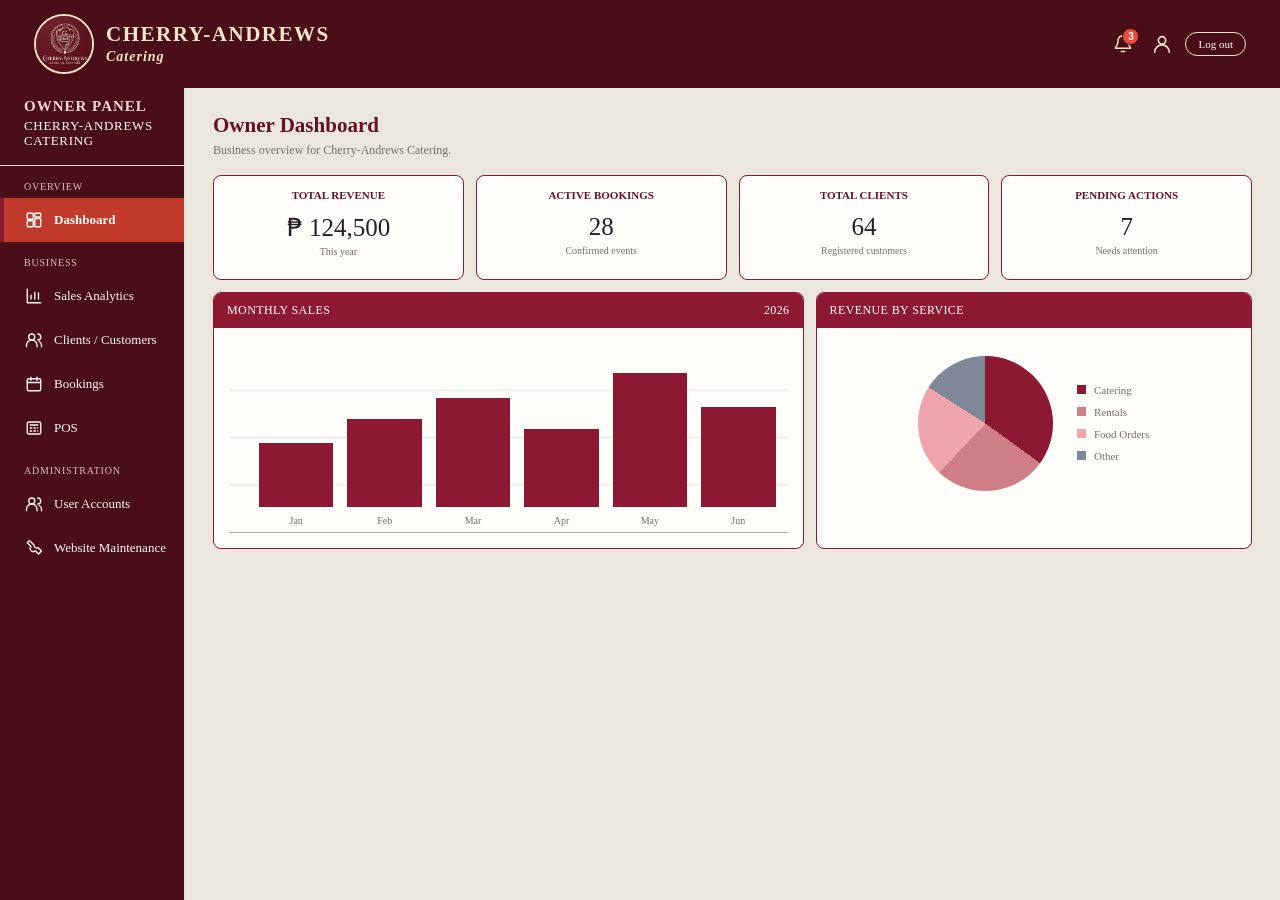
<file: owner.html>
<!DOCTYPE html>
<html lang="en">

<head>
  <meta charset="UTF-8">
  <meta name="viewport" content="width=device-width, initial-scale=1.0">

  <title>Owner Panel - Cherry-Andrews Catering</title>

  <style>
    :root {
      --wine: #8d1831;
      --wine-dark: #651025;
      --wine-soft: #a62843;
      --cream: #f5f0e8;
      --paper: #fffdf9;
      --ink: #252126;
      --muted: #756d6e;
      --line: #d7b5b8;
      --gold: #f1c018;
      --green: #4f8b61;
    }

    *,
    *::before,
    *::after {
      box-sizing: border-box;
      margin: 0;
      padding: 0;
    }

    body {
      min-height: 100vh;
      background: #ece7de;
      color: var(--ink);
      font-family: Georgia, "Times New Roman", serif;
    }

    button,
    input,
    select {
      font: inherit;
    }

    button {
      cursor: pointer;
    }

    /* =========================
       TOP BAR
       ========================= */

    /* CSS OWNER TOPBAR: styles the HTML <header class="topbar"> below. */
    .topbar {
      height: 88px;
      background: #4a0e18;
      color: #fff;
      display: flex;
      align-items: center;
      justify-content: space-between;
      padding: 0 34px;
    }

    .brand {
      display: flex;
      align-items: center;
      gap: 12px;
    }

    .brand-mark {
      width: 60px;
      height: 60px;
      border-radius: 60%;
      border: 2px solid #f5e6c8;
      overflow: hidden;
      flex-shrink: 0;
    }

    .brand-mark img {
      width: 100%;
      height: 100%;
      object-fit: cover;
      display: block;
    }

    .brand-name {
      font-size: 21px;
      font-weight: 700;
      color: #f5e6c8;
      line-height: 1;
      letter-spacing: 1.5px;
    }

    .brand-name small {
      display: block;
      color: #f5e6c8;
      font-size: 14px;
      font-style: italic;
      letter-spacing: 1px;
      margin-top: 5px;
    }

    /* =========================
       TOP ACTIONS
       ========================= */

    .top-actions {
      display: flex;
      align-items: center;
      gap: 6px;
      font-size: 12px;
    }

    .profile {
      display: inline-flex;
      align-items: center;
      justify-content: center;
      color: #f5e6c8;
      background: transparent;
      border: none;
      padding: 6px;
      margin: 0;
      cursor: pointer;
    }

    .action-icon {
      width: 20px;
      height: 20px;
      display: block;
      fill: none;
      stroke: currentColor;
      stroke-width: 1.8;
      stroke-linecap: round;
      stroke-linejoin: round;
    }

    .profile .action-icon {
      width: 22px;
      height: 22px;
    }

    /* Compact owner profile panel */
    /* CSS OWNER PROFILE: styles #ownerProfileDialog and its .admin-profile-* sections. */
    .account-profile-dialog {
      width: min(920px, calc(100% - 32px));
      max-height: calc(100vh - 32px);
      overflow-y: auto;
      margin: auto;
      padding: 0;
      border: 0;
      border-radius: 10px;
      background: #fff4e8;
      color: #222;
      box-shadow: 0 8px 28px rgba(0, 0, 0, 0.3);
    }

    .account-profile-dialog::backdrop {
      background: rgba(0, 0, 0, 0.45);
    }

    .account-profile-dialog h2 {
      margin: 0 0 4px;
      color: #fff;
      font: 700 20px Georgia, 'Times New Roman', serif;
    }

    .account-profile-heading {
      display: flex;
      align-items: center;
      justify-content: space-between;
      gap: 14px;
      padding: 12px 18px;
      background: #4a0e18;
    }

    .account-profile-heading p {
      color: #ead9d5;
      font: 12px Arial, sans-serif;
      margin: 0;
    }

    .account-profile-heading-copy {
      min-width: 0;
    }

    .account-profile-heading button {
      flex: 0 0 auto;
      border: 0;
      background: transparent;
      color: #fff;
      font-size: 22px;
      line-height: 1;
      cursor: pointer;
    }

    .admin-profile-section-heading {
      display: flex;
      align-items: center;
      justify-content: space-between;
      gap: 8px;
      margin-bottom: 8px;
    }

    .admin-profile-section-heading h3 {
      margin: 0;
    }

    .admin-profile-section-heading .admin-profile-actions {
      flex: 0 0 auto;
      gap: 6px;
      margin: 0;
    }

    .admin-profile-section-heading .admin-profile-actions button {
      padding: 5px 10px;
    }

    .account-profile-dialog dl {
      display: grid;
      grid-template-columns: auto 1fr;
      gap: 10px 16px;
      font: 13px Arial, sans-serif;
    }

    .account-profile-dialog dt {
      color: #777;
    }

    .account-profile-dialog dd {
      font-weight: 700;
    }

    .account-profile-note {
      margin-top: 10px;
      color: #666;
      font: 12px/1.5 Arial, sans-serif;
    }

    /* Admin and owner profile cards */
    .admin-profile-layout {
      display: grid;
      grid-template-columns: minmax(145px, .72fr) minmax(240px, 1.35fr) minmax(190px, 1fr);
      gap: 10px;
      padding: 12px;
      background: #f7e5d2;
    }

    .admin-profile-card {
      min-width: 0;
      padding: 12px;
      border: 1px solid #ead1b8;
      border-radius: 8px;
      background: #fff9f1;
    }

    .admin-profile-summary {
      text-align: center;
      background: #f7e5d2;
    }

    .admin-profile-avatar {
      display: grid;
      place-items: center;
      width: 72px;
      height: 72px;
      margin: 2px auto 9px;
      overflow: hidden;
      border: 3px solid #f0d9b5;
      border-radius: 50%;
      background: #8b1a2e;
      color: #fff;
      font-size: 30px;
    }

    .admin-profile-avatar img {
      width: 100%;
      height: 100%;
      object-fit: cover;
    }

    .admin-profile-summary p,
    .admin-profile-note {
      color: #666;
      font: 12px/1.5 Arial, sans-serif;
    }

    .admin-profile-summary p {
      margin: 5px 0 10px;
    }

    .admin-profile-section h3 {
      margin: 0 0 8px;
      color: #4a0e18;
      font-size: 14px;
    }

    .admin-profile-field {
      display: block;
      margin: 8px 0;
      color: #666;
      font: 11px Arial, sans-serif;
    }

    .admin-profile-field input {
      display: block;
      width: 100%;
      margin-top: 4px;
      padding: 5px 7px;
      border: 1px solid transparent;
      border-radius: 4px;
      background: transparent;
      color: #222;
      font: 12px Arial, sans-serif;
    }

    .admin-profile-editing .admin-profile-field input {
      border-color: #d8c9bf;
      background: #fffdf9;
    }

    .admin-profile-actions {
      display: flex;
      justify-content: flex-end;
      gap: 7px;
      margin-top: 12px;
    }

    .admin-profile-actions button,
    .admin-profile-photo-btn {
      padding: 7px 10px;
      border: 0;
      border-radius: 5px;
      background: #8b1a2e;
      color: #f5e6c8;
      font-size: 11px;
      cursor: pointer;
    }

    .admin-profile-actions [data-cancel],
    .admin-profile-actions [data-edit] {
      border: 1px solid #e0a53f;
      background: #fff4e8;
      color: #704719;
    }

    .admin-profile-actions [data-cancel],
    .admin-profile-actions [data-save] {
      display: none;
    }

    .admin-profile-editing .admin-profile-actions [data-cancel],
    .admin-profile-editing .admin-profile-actions [data-save] {
      display: inline-block;
    }

    @media (max-width: 760px) {
      .admin-profile-layout {
        grid-template-columns: minmax(0, 1fr) minmax(0, 1.5fr);
      }

      .admin-profile-business {
        grid-column: 1 / -1;
      }
    }

    @media (max-width: 540px) {
      .account-profile-dialog {
        width: calc(100% - 24px);
        max-height: calc(100vh - 24px);
      }

      .admin-profile-layout {
        grid-template-columns: 1fr;
        padding: 10px;
      }

      .admin-profile-business {
        grid-column: auto;
      }

      .admin-profile-summary {
        display: grid;
        grid-template-columns: 72px 1fr;
        text-align: left;
        align-items: center;
        column-gap: 12px;
      }

      .admin-profile-avatar {
        grid-row: span 2;
        margin: 0;
      }

      .admin-profile-summary p {
        margin: 0;
      }
    }

    /* CSS LOGOUT: style for the login-redirect button in the top bar. */
    .logout {
      color: #fff;
      background: transparent;
      border: 1px solid #f5e6c8;
      border-radius: 16px;
      padding: 5px 12px;
      font-size: 11px;
      margin: 0;
    }

    /* =========================
       NOTIFICATION
       ========================= */

    .notification-wrapper {
      position: relative;
    }

    .bell-btn {
      background: none;
      border: none;
      cursor: pointer;
      position: relative;
      color: #f5e6c8;
      font-size: 22px;
      line-height: 1;
      padding: 6px;
      margin: 0;
    }

    .bell-btn:hover {
      transform: scale(1.05);
    }

    .bell-badge {
      position: absolute;
      top: 0;
      right: 0;
      min-width: 17px;
      height: 17px;
      display: flex;
      align-items: center;
      justify-content: center;
      background: #e74c3c;
      color: white;
      border-radius: 50%;
      border: 1.5px solid #4a0e18;
      font-family: Arial, sans-serif;
      font-size: 10px;
      font-weight: bold;
    }

    /* CSS OWNER NOTIFICATIONS: styles #notificationPanel and .notification-item. */
    .notification-panel {
      display: none;
      position: absolute;
      top: 48px;
      right: 0;
      width: 340px;
      background: #fff;
      border-radius: 10px;
      box-shadow: 0 5px 20px rgba(0, 0, 0, 0.25);
      overflow: hidden;
      z-index: 1000;
    }

    .notification-panel.show {
      display: block;
    }

    .notification-header {
      background: #8b1a2e;
      color: white;
      padding: 13px 16px;
      display: flex;
      justify-content: space-between;
      align-items: center;
    }

    .notification-header h3 {
      font-size: 15px;
    }

    .clear-btn {
      background: none;
      border: none;
      color: #fff;
      cursor: pointer;
      font-size: 11px;
      text-decoration: underline;
    }

    .notification-list {
      max-height: 300px;
      overflow-y: auto;
    }

    .notification-item {
      padding: 13px 15px;
      border-bottom: 1px solid #eee;
      cursor: pointer;
      transition: background 0.2s;
    }

    .notification-item:hover {
      background: #f8f1ed;
    }

    .notification-item.unread {
      background: #fff5f2;
      border-left: 4px solid #8b1a2e;
    }

    .notification-title {
      font-size: 13px;
      font-weight: bold;
      color: #4a0e18;
      margin-bottom: 4px;
    }

    .notification-message {
      font-family: Arial, sans-serif;
      font-size: 12px;
      color: #444;
      line-height: 1.4;
    }

    .notification-time {
      font-family: Arial, sans-serif;
      font-size: 10px;
      color: #999;
      margin-top: 5px;
    }

    .no-notification {
      padding: 25px 15px;
      text-align: center;
      font-family: Arial, sans-serif;
      font-size: 13px;
      color: #777;
    }

    /* Notification bulk actions keep selection separate from opening an item. */
    .notification-panel {
      width: min(520px, calc(100vw - 24px));
    }

    .notification-header {
      background: #fff;
      color: #24364b;
      border-bottom: 1px solid #e4eaf1;
    }

    .notification-header h3 {
      font: 600 16px Arial, sans-serif;
    }

    .notification-close {
      border: 0;
      background: transparent;
      color: #52647a;
      font-size: 22px;
      cursor: pointer;
    }

    .notification-list {
      max-height: 340px;
    }

    .notification-item {
      display: grid;
      grid-template-columns: 42px minmax(0, 1fr) auto;
      align-items: start;
      gap: 10px;
      padding: 13px 14px;
      border-color: #edf0f4;
      font-family: Arial, sans-serif;
    }

    .notification-panel.selection-mode .notification-item {
      grid-template-columns: 22px 42px minmax(0, 1fr) auto;
    }

    .notification-item.unread {
      background: #fff;
      border-left: 0;
    }

    .notification-toolbar {
      display: flex;
      align-items: center;
      gap: 8px;
      padding: 10px 14px;
      border-bottom: 1px solid #e4eaf1;
      font: 12px Arial, sans-serif;
    }

    .notification-toolbar label {
      display: flex;
      align-items: center;
      gap: 7px;
      margin-right: auto;
      color: #34465b;
      white-space: nowrap;
    }

    .notification-select-toggle {
      border: 1px solid #e0a53f;
      border-radius: 5px;
      padding: 7px 12px;
      background: #fff4e8;
      color: #704719;
      font: 600 12px Arial, sans-serif;
      cursor: pointer;
    }

    .notification-bulk-controls {
      display: none;
      align-items: center;
      gap: 8px;
      width: 100%;
    }

    .notification-panel.selection-mode .notification-bulk-controls {
      display: flex;
    }

    .notification-panel.selection-mode .notification-toolbar {
      flex-wrap: wrap;
    }

    .notification-select {
      display: none;
    }

    .notification-panel.selection-mode .notification-select {
      display: block;
    }

    .notification-toolbar input {
      width: 16px;
      height: 16px;
      accent-color: #8b1a2e;
      cursor: pointer;
    }

    .notification-action {
      border: 0;
      border-radius: 5px;
      padding: 8px 10px;
      color: #fff;
      font: 600 11px Arial, sans-serif;
      white-space: nowrap;
      cursor: pointer;
    }

    .notification-action:disabled {
      opacity: .5;
      cursor: default;
    }

    .notification-action-read {
      background: #8b1a2e;
    }

    .notification-action-unread {
      background: #e0a53f;
      color: #4a0e18;
    }

    .notification-action-delete {
      background: #5d0d1c;
    }

    .notification-icon {
      display: grid;
      place-items: center;
      width: 40px;
      height: 40px;
      border-radius: 50%;
      background: #fbf0dc;
      color: #8b1a2e;
      font-size: 19px;
    }

    .notification-open {
      display: block;
      min-width: 0;
      padding: 0;
      border: 0;
      background: transparent;
      text-align: left;
      cursor: pointer;
    }

    .notification-open .notification-title {
      color: #24364b;
    }

    .notification-open .notification-message {
      color: #65758a;
    }

    .notification-status {
      align-self: center;
      border-radius: 12px;
      padding: 4px 8px;
      background: #fbf0dc;
      color: #8b1a2e;
      font: 600 10px Arial, sans-serif;
    }

    .notification-status.read {
      background: #f1e8e2;
      color: #704719;
    }

    .notification-footer {
      display: flex;
      align-items: center;
      justify-content: space-between;
      padding: 10px 14px;
      color: #704719;
      font: 12px Arial, sans-serif;
    }

    .notification-count {
      border-radius: 10px;
      padding: 3px 7px;
      background: #fbf0dc;
      color: #704719;
      font-weight: 700;
    }

    @media (max-width: 560px) {
      .notification-toolbar {
        flex-wrap: wrap;
      }

      .notification-panel.selection-mode .notification-bulk-controls {
        flex-wrap: wrap;
      }

      .notification-panel.selection-mode .notification-bulk-controls label {
        flex: 1 0 100%;
      }

      .notification-action {
        flex: 1;
        padding: 7px 5px;
      }
    }

    /* =========================
       LAYOUT
       ========================= */

    /* CSS OWNER LAYOUT: styles the HTML .layout, .sidebar, and .main containers. */
    .layout {
      display: flex;
      min-height: calc(100vh - 88px);
    }

    /* =========================
       SIDEBAR
       ========================= */

    /* CSS OWNER SIDEBAR: styles owner navigation in <nav class="sidebar">. */
    .sidebar {
      width: 185px;
      flex: 0 0 185px;
      background: #4a0e18;
      color: #fff;
      padding: 10px 0 24px;
      border-right: 1px solid #e8d9ce;
      position: relative;
      z-index: 1;
    }

    .panel-label {
      padding: 0 24px 16px;
      border-bottom: 1px solid #f7decd;
    }

    .panel-label strong {
      display: block;
      font-size: 15px;
      letter-spacing: 1px;
      color: #f4d6d6;
    }

    .panel-label span {
      display: block;
      color: #fffefe;
      font-size: 13px;
      line-height: 1.15;
      letter-spacing: 0.7px;
      margin-top: 4px;
    }

    .nav-section {
      color: #d9bfc0;
      font-size: 10px;
      letter-spacing: 0.8px;
      padding: 15px 24px 6px;
      text-transform: uppercase;
    }

    .nav-item {
      display: flex;
      align-items: center;
      gap: 10px;
      width: 100%;
      min-height: 44px;
      border: 0;
      border-left: 4px solid transparent;
      background: transparent;
      color: #fbf7f7;
      text-align: left;
      text-decoration: none;
      padding: 10px 16px 10px 20px;
      font-size: 13px;
      font-family: Georgia, "Times New Roman", serif;
      transition: background 0.15s, color 0.15s;
    }

    .nav-item:hover {
      background: #ddd0c5;
      color: #4a0e18;
    }

    .nav-item.active {
      background: #c0392b;
      border-left: 4px solid #8b1a2e;
      color: #fff;
      font-weight: 700;
    }

    .nav-icon {
      display: inline-flex;
      align-items: center;
      justify-content: center;
      width: 20px;
      flex: 0 0 20px;
    }

    .nav-icon svg {
      width: 18px;
      height: 18px;
      fill: none;
      stroke: currentColor;
      stroke-width: 1.8;
      stroke-linecap: round;
      stroke-linejoin: round;
    }

    .nav-item.active .nav-icon {
      color: #fff;
    }

    /* =========================
       MAIN
       ========================= */

    /* CSS OWNER CONTENT: styles <main class="main"> and dashboard views. */
    .main {
      width: 100%;
      max-width: 1180px;
      padding: 25px 28px 40px;
      margin: 0 auto;
    }

    .layout > .main {
      flex: 1;
      width: auto;
      min-width: 0;
      max-width: none;
      margin: 0;
    }

    /* CSS OWNER VIEWS: styles the sections selected by owner navigation. */
    .view {
      display: none;
      animation: appear 0.2s ease-out;
    }

    .view.active {
      display: block;
    }

    @keyframes appear {
      from {
        opacity: 0;
        transform: translateY(4px);
      }

      to {
        opacity: 1;
        transform: translateY(0);
      }
    }

    .view-title {
      display: flex;
      align-items: center;
      justify-content: space-between;
      margin-bottom: 17px;
    }

    .view-title h1 {
      font-size: 21px;
      color: var(--wine-dark);
    }

    .view-title p {
      color: var(--muted);
      font-size: 12px;
      margin-top: 5px;
    }

    /* =========================
       DASHBOARD
       ========================= */

    .stat-grid,
    .metric-strip {
      display: grid;
      grid-template-columns: repeat(4, 1fr);
      gap: 12px;
      margin-bottom: 12px;
    }

    .metric-strip {
      grid-template-columns: repeat(3, 1fr);
    }

    .stat-card,
    .metric,
    .panel {
      background: var(--paper);
      border: 1px solid var(--wine);
      border-radius: 8px;
    }

    .stat-card {
      min-height: 105px;
      padding: 13px;
      text-align: center;
    }

    .stat-card h3 {
      font-size: 11px;
      text-transform: uppercase;
      color: var(--wine-dark);
    }

    .stat-value {
      font-size: 25px;
      margin: 12px 0 4px;
    }

    .stat-card p,
    .metric span {
      color: var(--muted);
      font-size: 10px;
    }

    .metric {
      padding: 15px;
      border-color: var(--line);
    }

    .metric strong {
      display: block;
      color: var(--wine);
      font-size: 22px;
      margin-top: 7px;
    }

    .chart-grid,
    .report-grid {
      display: grid;
      grid-template-columns: 1.15fr 0.85fr;
      gap: 12px;
    }

    .report-grid {
      grid-template-columns: 1fr 1fr;
    }

    .panel {
      overflow: hidden;
    }

    .panel-heading {
      display: flex;
      align-items: center;
      justify-content: space-between;
      background: var(--wine);
      color: #fff;
      padding: 10px 13px;
      font-size: 12px;
      text-transform: uppercase;
      letter-spacing: 0.4px;
    }

    .panel-body {
      padding: 15px;
    }

    .bar-chart {
      height: 190px;
      display: flex;
      align-items: end;
      gap: 14px;
      padding: 12px 12px 25px 30px;
      border-bottom: 1px solid #aaa;
      background:
        linear-gradient(to top,
          transparent 24%,
          #eee 25%,
          transparent 26%,
          transparent 49%,
          #eee 50%,
          transparent 51%,
          transparent 74%,
          #eee 75%,
          transparent 76%);
    }

    .bar {
      flex: 1;
      min-width: 18px;
      height: var(--height);
      background: var(--wine);
      position: relative;
    }

    .bar span {
      position: absolute;
      bottom: -19px;
      left: 50%;
      transform: translateX(-50%);
      color: var(--muted);
      font-size: 10px;
    }

    .pie-wrap {
      min-height: 190px;
      display: flex;
      align-items: center;
      justify-content: center;
      gap: 24px;
    }

    .pie {
      width: 135px;
      height: 135px;
      border-radius: 50%;
      background:
        conic-gradient(#8d1831 0 35%,
          #cf7d86 35% 62%,
          #f0a5ac 62% 84%,
          #7f8899 84% 100%);
    }

    .legend,
    .report-list {
      list-style: none;
      font-size: 11px;
      line-height: 2;
      color: var(--muted);
    }

    .legend i {
      display: inline-block;
      width: 9px;
      height: 9px;
      margin-right: 5px;
    }

    /* =========================
       TABLE
       ========================= */

    .table-panel {
      margin-top: 12px;
    }

    .table-wrap {
      overflow-x: auto;
    }

    .main .table-wrap > table {
      display: table;
      width: 100%;
    }

    table {
      width: 100%;
      border-collapse: collapse;
      font-size: 11px;
      min-width: 600px;
    }

    th {
      background: #f3e7df;
      color: var(--wine-dark);
    }

    th,
    td {
      padding: 10px 9px;
      text-align: left;
      border-bottom: 1px solid #e3d7cf;
      white-space: nowrap;
    }

    td:last-child,
    th:last-child {
      text-align: right;
    }

    .status {
      display: inline-block;
      border-radius: 12px;
      padding: 3px 9px;
      font-size: 9px;
    }

    .approved {
      background: #cfe6d4;
      color: #286038;
    }

    .pending {
      background: #f3d8a5;
      color: #704800;
    }

    .report-list li {
      display: flex;
      justify-content: space-between;
      padding: 12px 0;
      border-bottom: 1px solid #eadfd7;
    }

    .report-list li:last-child {
      border-bottom: 0;
    }

    .empty-state {
      color: var(--muted);
      padding: 35px 20px;
      text-align: center;
      font-size: 13px;
    }

    /* =========================
       MOBILE
       ========================= */

    @media (max-width: 760px) {

      .topbar {
        padding: 0 14px;
      }

      .top-actions {
        gap: 6px;
      }

      .profile {
        display: inline-flex;
      }

      .layout {
        display: block;
      }

      .sidebar {
        width: 100%;
        display: flex;
        overflow-x: auto;
        padding: 0;
        border-right: 0;
        border-bottom: 1px solid #ddd;
      }

      .panel-label,
      .nav-section {
        display: none;
      }

      .nav-item {
        min-width: 145px;
        justify-content: center;
        border-left: 0;
        border-bottom: 3px solid transparent;
        padding: 12px 8px;
        font-size: 10px;
      }

      .nav-item.active {
        border-left: 0;
        border-bottom-color: #d99a41;
      }

      .main {
        padding: 18px 10px 28px;
      }

      .stat-grid {
        grid-template-columns: repeat(2, 1fr);
      }

      .chart-grid,
      .report-grid,
      .metric-strip {
        grid-template-columns: 1fr;
      }

      .notification-panel {
        right: -5px;
        width: 320px;
      }
    }

    @media (max-width: 430px) {

      .brand-mark {
        width: 42px;
        height: 42px;
      }

      .brand-name {
        font-size: 14px;
      }

      .brand-name small {
        font-size: 10px;
      }

      .logout {
        padding: 5px 10px;
      }

      .notification-panel {
        width: 290px;
        right: -5px;
      }
    }
  </style>
  <!-- Responsive layout fixes for phones and tablets are in responsive.css. -->
  <link rel="stylesheet" href="responsive.css" />
</head>

<body>

  <!-- =========================
       TOP BAR
       ========================= -->

  <!-- HTML OWNER TOPBAR: styled by CSS .topbar and .top-actions. -->
  <header class="topbar">

    <div class="brand">

      <div class="brand-mark">
        <img src="image/logo.jpg" alt="Cherry-Andrews Logo">
      </div>

      <div class="brand-name">
        CHERRY-ANDREWS
        <small>Catering</small>
      </div>

    </div>

    <!-- TOP ACTIONS -->
    <div class="top-actions">

      <!-- NOTIFICATION -->
      <div class="notification-wrapper">

        <button class="bell-btn" id="notificationBtn" title="Notifications" aria-label="Open notifications"
          aria-expanded="false" aria-controls="notificationPanel">
          <svg class="action-icon" aria-hidden="true" viewBox="0 0 24 24">
            <path d="M18 8a6 6 0 0 0-12 0c0 7-3 7-3 9h18c0-2-3-2-3-9"></path>
            <path d="M10 21h4"></path>
          </svg>

          <span class="bell-badge" id="notificationBadge">0</span>

        </button>

        <!-- HTML OWNER NOTIFICATIONS: styled by CSS #notificationPanel and .notification-item. -->
        <div class="notification-panel" id="notificationPanel">

          <div class="notification-header">

            <h3>Notifications</h3>

            <button class="notification-close" type="button" aria-label="Close notifications">&times;</button>

          </div>

          <div class="notification-toolbar">
            <button class="notification-select-toggle" type="button" id="notificationSelectToggle"
              aria-pressed="false">Select</button>
            <div class="notification-bulk-controls">
              <label><input id="notificationSelectAll" type="checkbox"> Select All <span class="notification-count"
                  id="notificationSelectedCount">0</span></label>
              <button class="notification-action notification-action-read" type="button" data-notification-action="read"
                disabled>Mark as Read</button>
              <button class="notification-action notification-action-unread" type="button"
                data-notification-action="unread" disabled>Mark as Unread</button>
              <button class="notification-action notification-action-delete" type="button"
                data-notification-action="delete" disabled>Delete</button>
            </div>
          </div>
          <div class="notification-list" id="notificationList"></div>
          <div class="notification-footer"><span id="notificationSelectionSummary">Select notifications to manage
              them</span></div>

        </div>

      </div>

      <!-- PROFILE -->
      <button class="profile" id="profileBtn" type="button" title="Profile" aria-label="Open owner profile"
        aria-haspopup="dialog" aria-controls="ownerProfileDialog">
        <svg class="action-icon" aria-hidden="true" viewBox="0 0 24 24">
          <circle cx="12" cy="8" r="4"></circle>
          <path d="M4 21a8 8 0 0 1 16 0"></path>
        </svg>
      </button>

      <!-- HTML LOGOUT: sends the owner to the login form after logging out. -->
      <button class="logout" onclick="window.location.href='index.html?auth=login'">
        Log out
      </button>

    </div>

  </header>


  <!-- =========================
       PAGE LAYOUT
       ========================= -->

  <!-- HTML OWNER LAYOUT: styled by CSS .layout, .sidebar, and .main. -->
  <div class="layout">

    <!-- =========================
         OWNER SIDEBAR
         ========================= -->

    <aside class="sidebar" aria-label="Owner navigation">

      <div class="panel-label">

        <strong>OWNER PANEL</strong>

        <span>
          CHERRY-ANDREWS<br>
          CATERING
        </span>

      </div>


      <div class="nav-section">
        Overview
      </div>

      <button class="nav-item active" data-view="dashboard">
        <span class="nav-icon" aria-hidden="true"><svg viewBox="0 0 24 24"><rect x="3" y="3" width="8" height="8" rx="1"></rect><rect x="13" y="3" width="8" height="5" rx="1"></rect><rect x="13" y="10" width="8" height="11" rx="1"></rect><rect x="3" y="13" width="8" height="8" rx="1"></rect></svg></span>
        <span>Dashboard</span>
      </button>


      <div class="nav-section">
        Business
      </div>

      <button class="nav-item" data-view="analytics">
        <span class="nav-icon" aria-hidden="true"><svg viewBox="0 0 24 24"><path d="M3 3v18h18M8 16v-5M13 16V7M18 16v-8"></path></svg></span>
        <span>Sales Analytics</span>
      </button>

      <button class="nav-item" data-view="clients">
        <span class="nav-icon" aria-hidden="true"><svg viewBox="0 0 24 24"><circle cx="9" cy="8" r="4"></circle><path d="M2 21v-2a7 7 0 0 1 14 0v2M17 4a4 4 0 0 1 0 8M19 14a6 6 0 0 1 3 5v2"></path></svg></span>
        <span>Clients / Customers</span>
      </button>

      <button class="nav-item" data-view="bookings">
        <span class="nav-icon" aria-hidden="true"><svg viewBox="0 0 24 24"><rect x="3" y="5" width="18" height="16" rx="2"></rect><path d="M16 3v4M8 3v4M3 10h18"></path></svg></span>
        <span>Bookings</span>
      </button>

      <button class="nav-item" data-view="pos">
        <span class="nav-icon" aria-hidden="true"><svg viewBox="0 0 24 24"><rect x="3" y="4" width="18" height="16" rx="2"></rect><path d="M7 8h10M7 12h2M12 12h2M17 12h.01M7 16h2M12 16h2M17 16h.01"></path></svg></span>
        <span>POS</span>
      </button>


      <div class="nav-section">
        Administration
      </div>

      <button class="nav-item" data-view="users">
        <span class="nav-icon" aria-hidden="true"><svg viewBox="0 0 24 24"><circle cx="9" cy="8" r="4"></circle><path d="M2 21v-2a7 7 0 0 1 14 0v2M17 4a4 4 0 0 1 0 8M19 14a6 6 0 0 1 3 5v2"></path></svg></span>
        <span>User Accounts</span>
      </button>

      <button class="nav-item" data-view="maintenance">
        <span class="nav-icon" aria-hidden="true"><svg viewBox="0 0 24 24"><path d="M12 8a4 4 0 0 0 5.7 3.6L22 16l-4 4-4.4-4.3A4 4 0 0 1 8 10l-5-5 3-3 5 5a4 4 0 0 0 1 1Z"></path></svg></span>
        <span>Website Maintenance</span>
      </button>

    </aside>


    <!-- =========================
         MAIN CONTENT
         ========================= -->

    <!-- HTML OWNER CONTENT: styled by CSS .main and owner dashboard views. -->
    <main class="main">

      <!-- =========================
           DASHBOARD
           ========================= -->

      <section class="view active" id="dashboard">

        <div class="view-title">

          <div>

            <h1>Owner Dashboard</h1>

            <p>
              Business overview for Cherry-Andrews Catering.
            </p>

          </div>

        </div>


        <div class="stat-grid">

          <article class="stat-card">

            <h3>Total Revenue</h3>

            <div class="stat-value">
              &#8369; 124,500
            </div>

            <p>This year</p>

          </article>


          <article class="stat-card">

            <h3>Active Bookings</h3>

            <div class="stat-value">
              28
            </div>

            <p>Confirmed events</p>

          </article>


          <article class="stat-card">

            <h3>Total Clients</h3>

            <div class="stat-value">
              64
            </div>

            <p>Registered customers</p>

          </article>


          <article class="stat-card">

            <h3>Pending Actions</h3>

            <div class="stat-value">
              7
            </div>

            <p>Needs attention</p>

          </article>

        </div>


        <div class="chart-grid">

          <article class="panel">

            <div class="panel-heading">
              Monthly Sales
              <span>2026</span>
            </div>

            <div class="panel-body">

              <div class="bar-chart">

                <div class="bar" style="--height:42%">
                  <span>Jan</span>
                </div>

                <div class="bar" style="--height:58%">
                  <span>Feb</span>
                </div>

                <div class="bar" style="--height:72%">
                  <span>Mar</span>
                </div>

                <div class="bar" style="--height:51%">
                  <span>Apr</span>
                </div>

                <div class="bar" style="--height:88%">
                  <span>May</span>
                </div>

                <div class="bar" style="--height:66%">
                  <span>Jun</span>
                </div>

              </div>

            </div>

          </article>


          <article class="panel">

            <div class="panel-heading">
              Revenue by Service
            </div>

            <div class="panel-body pie-wrap">

              <div class="pie" aria-label="Revenue by service chart"></div>

              <ul class="legend">

                <li>
                  <i style="background:#8d1831"></i>
                  Catering
                </li>

                <li>
                  <i style="background:#cf7d86"></i>
                  Rentals
                </li>

                <li>
                  <i style="background:#f0a5ac"></i>
                  Food Orders
                </li>

                <li>
                  <i style="background:#7f8899"></i>
                  Other
                </li>

              </ul>

            </div>

          </article>

        </div>

      </section>


      <!-- =========================
           SALES ANALYTICS
           ========================= -->

      <section class="view" id="analytics">

        <div class="view-title">

          <div>

            <h1>Sales Analytics</h1>

            <p>
              Track revenue and service performance.
            </p>

          </div>

        </div>


        <div class="metric-strip">

          <div class="metric">

            <span>
              Average Booking Value
            </span>

            <strong>
              &#8369; 4,446
            </strong>

          </div>


          <div class="metric">

            <span>
              Best Performing Service
            </span>

            <strong>
              Catering
            </strong>

          </div>


          <div class="metric">

            <span>
              Growth This Month
            </span>

            <strong>
              +18%
            </strong>

          </div>

        </div>


        <article class="panel">

          <div class="panel-heading">
            Sales Summary
          </div>

          <div class="empty-state">
            Detailed sales reports will appear here.
          </div>

        </article>

      </section>


      <!-- =========================
           CLIENTS
           ========================= -->

      <section class="view" id="clients">

        <div class="view-title">

          <div>

            <h1>Clients / Customers</h1>

            <p>
              View registered customers and their booking activity.
            </p>

          </div>

        </div>


        <article class="panel table-panel">

          <div class="panel-heading">

            Customer Directory

            <span>
              64 customers
            </span>

          </div>


          <div class="table-wrap">

            <table>

              <thead>

                <tr>
                  <th>Client Name</th>
                  <th>Contact</th>
                  <th>Bookings</th>
                  <th>Total Spent</th>
                  <th>Status</th>
                </tr>

              </thead>


              <tbody>

                <tr>

                  <td>
                    User 1
                  </td>

                  <td>
                    user1@example.com
                  </td>

                  <td>
                    4
                  </td>

                  <td>
                    &#8369; 18,500
                  </td>

                  <td>
                    <span class="status approved">
                      Active
                    </span>
                  </td>

                </tr>


                <tr>

                  <td>
                    User 2
                  </td>

                  <td>
                    user2@example.com
                  </td>

                  <td>
                    2
                  </td>

                  <td>
                    &#8369; 9,980
                  </td>

                  <td>
                    <span class="status approved">
                      Active
                    </span>
                  </td>

                </tr>

              </tbody>

            </table>

          </div>

        </article>

      </section>


      <!-- =========================
           BOOKINGS
           ========================= -->

      <section class="view" id="bookings">

        <div class="view-title">

          <div>

            <h1>Bookings</h1>

            <p>
              Monitor upcoming events and reservation status.
            </p>

          </div>

        </div>


        <article class="panel table-panel">

          <div class="panel-heading">

            Upcoming Bookings

            <span>
              28 confirmed
            </span>

          </div>


          <div class="table-wrap">

            <table>

              <thead>

                <tr>
                  <th>Event Date</th>
                  <th>Client Name</th>
                  <th>Event Type</th>
                  <th>Package</th>
                  <th>Status</th>
                </tr>

              </thead>


              <tbody>

                <tr>

                  <td>
                    July 1, 2026
                  </td>

                  <td>
                    User 1
                  </td>

                  <td>
                    Wedding
                  </td>

                  <td>
                    Package A
                  </td>

                  <td>
                    <span class="status approved">
                      Confirmed
                    </span>
                  </td>

                </tr>


                <tr>

                  <td>
                    July 15, 2026
                  </td>

                  <td>
                    User 2
                  </td>

                  <td>
                    Birthday
                  </td>

                  <td>
                    Package B
                  </td>

                  <td>
                    <span class="status pending">
                      For review
                    </span>
                  </td>

                </tr>

              </tbody>

            </table>

          </div>

        </article>

      </section>


      <!-- =========================
           POS
           ========================= -->

      <section class="view" id="pos">

        <div class="view-title">

          <div>

            <h1>POS</h1>

            <p>
              Point-of-sale activity and order monitoring.
            </p>

          </div>

        </div>


        <article class="panel">

          <div class="panel-heading">
            Recent Transactions
          </div>

          <div class="empty-state">
            No new point-of-sale transactions.
          </div>

        </article>

      </section>


      <!-- =========================
           USER ACCOUNTS
           ========================= -->

      <section class="view" id="users">

        <div class="view-title">

          <div>

            <h1>User Accounts</h1>

            <p>
              Manage staff access and account status.
            </p>

          </div>

        </div>


        <article class="panel table-panel">

          <div class="panel-heading">
            Account Directory
          </div>


          <div class="table-wrap">

            <table>

              <thead>

                <tr>
                  <th>Name</th>
                  <th>Role</th>
                  <th>Last Login</th>
                  <th>Status</th>
                </tr>

              </thead>


              <tbody>

                <tr>

                  <td>
                    Admin User
                  </td>

                  <td>
                    Administrator
                  </td>

                  <td>
                    Today, 9:15 AM
                  </td>

                  <td>
                    <span class="status approved">
                      Active
                    </span>
                  </td>

                </tr>


                <tr>

                  <td>
                    Customer
                  </td>

                  <td>
                    Customer
                  </td>

                  <td>
                    Yesterday, 4:30 PM
                  </td>

                  <td>
                    <span class="status approved">
                      Active
                    </span>
                  </td>

                </tr>

              </tbody>

            </table>

          </div>

        </article>

      </section>


      <!-- =========================
           WEBSITE MAINTENANCE
           ========================= -->

      <section class="view" id="maintenance">

        <div class="view-title">

          <div>

            <h1>Website Maintenance</h1>

            <p>
              Manage public website content and availability.
            </p>

          </div>

        </div>


        <article class="panel">

          <div class="panel-heading">

            Website Status

            <span class="status approved">
              Online
            </span>

          </div>

          <div class="empty-state">
            Website maintenance tools are ready.
          </div>

        </article>

      </section>

    </main>

  </div>


  <div id="toast" role="status"></div>

  <!-- Owner profile details -->
  <!-- HTML OWNER PROFILE: styled by CSS #ownerProfileDialog and .admin-profile-* classes. -->
  <dialog class="account-profile-dialog" id="ownerProfileDialog" aria-labelledby="ownerProfileTitle">
    <form id="ownerProfileForm">
      <!-- Owner profile heading and details -->
      <div class="account-profile-heading">
        <div class="account-profile-heading-copy">
          <h2 id="ownerProfileTitle">Profile</h2>
          <p>Manage your business account information</p>
        </div>
        <button type="button" data-close aria-label="Close profile">&times;</button>
      </div>
      <div class="admin-profile-layout">
        <section class="admin-profile-card admin-profile-summary" aria-label="Owner profile summary">
          <div class="admin-profile-avatar" id="ownerProfileAvatar" aria-hidden="true">
            <img id="ownerProfilePhoto" alt="" hidden>
            <span id="ownerProfileInitial">O</span>
          </div>
          <strong>Business Owner</strong>
          <p>Owner access</p>
          <input id="ownerProfilePhotoInput" type="file" accept="image/*" hidden>
          <button class="admin-profile-photo-btn" type="button" data-change-photo>Change Photo</button>
        </section>
        <section class="admin-profile-card admin-profile-section">
          <div class="admin-profile-section-heading">
            <h3>Personal Information</h3>
            <div class="admin-profile-actions">
              <button type="button" data-edit>Edit</button>
              <button type="button" data-cancel>Cancel</button>
              <button type="submit" data-save>Save</button>
            </div>
          </div>
          <label class="admin-profile-field">Full Name
            <input name="fullName" value="Business Owner" disabled required>
          </label>
          <label class="admin-profile-field">Email Address
            <input name="email" type="email" value="info@cherryandrews.com" disabled required>
          </label>
          <label class="admin-profile-field">Contact Number
            <input name="contact" value="+63 9269183304" disabled required>
          </label>
        </section>
        <section class="admin-profile-card admin-profile-section admin-profile-business">
          <h3>Business Information</h3>
          <label class="admin-profile-field">Business Name
            <input name="business" value="Cherry-Andrews Catering" disabled required>
          </label>

          <label class="admin-profile-field">Address
            <input name="businessAddress"
              value="106 IPO Street, San Jose Village 3 Barangay Biñan, Biñan Laguna, Philippines" disabled required>
          </label>
          <p class="account-profile-note">Business details are saved on this browser only.</p>
        </section>
      </div>
    </form>
  </dialog>


  <script>

    /* =========================
       SIDEBAR NAVIGATION
       ========================= */

    const navItems =
      document.querySelectorAll(".nav-item[data-view]");

    const ownerBookingStorageKey = "cherryAndrews.bookings";
    const ownerBookingTableBody = document.querySelector("#bookings tbody");
    const ownerConfirmedCount = document.querySelector("#bookings .panel-heading span");
    const ownerDemoBookingRows = [...ownerBookingTableBody.rows].map(row => row.cloneNode(true));
    const ownerDemoConfirmedCount = ownerConfirmedCount.textContent;

    function renderOwnerBookings(bookings) {
      if (!bookings.length) {
        ownerBookingTableBody.replaceChildren(...ownerDemoBookingRows.map(row => row.cloneNode(true)));
        ownerConfirmedCount.textContent = ownerDemoConfirmedCount;
        return;
      }

      ownerBookingTableBody.replaceChildren();
      let confirmedBookings = 0;

      bookings.forEach(booking => {
        const row = document.createElement("tr");
        const values = [
          booking.eventDate || "Not provided",
          booking.customerName || "Not provided",
          booking.eventType || "Not provided",
          booking.packageName || "Not provided"
        ];

        values.forEach(value => {
          const cell = document.createElement("td");
          cell.textContent = value;
          row.appendChild(cell);
        });

        const statusCell = document.createElement("td");
        const status = document.createElement("span");
        const statusText = booking.status || "For review";
        const normalizedStatus = statusText.toLowerCase();
        status.className = "status";
        if (normalizedStatus === "confirmed" || normalizedStatus === "approved") {
          status.classList.add("approved");
          confirmedBookings += 1;
        } else if (normalizedStatus === "for review" || normalizedStatus === "pending") {
          status.classList.add("pending");
        }
        status.textContent = statusText;
        statusCell.appendChild(status);
        row.appendChild(statusCell);
        ownerBookingTableBody.appendChild(row);
      });

      ownerConfirmedCount.textContent = `${confirmedBookings} confirmed`;
    }

    function loadOwnerBookings(rawBookings) {
      try {
        const savedBookings = typeof rawBookings === "undefined"
          ? localStorage.getItem(ownerBookingStorageKey)
          : rawBookings;
        const bookings = JSON.parse(savedBookings || "[]");
        if (!Array.isArray(bookings)) throw new Error("Saved bookings must be a list.");
        renderOwnerBookings(bookings.filter(booking => booking && typeof booking === "object"));
      } catch (error) {
        alert("Customer booking details could not be loaded from this browser.");
      }
    }

    loadOwnerBookings();

    window.addEventListener("storage", event => {
      if (event.key === ownerBookingStorageKey) loadOwnerBookings(event.newValue);
    });

    navItems.forEach(item => {

      item.addEventListener("click", () => {

        navItems.forEach(nav => {
          nav.classList.remove("active");
        });

        item.classList.add("active");

        document.querySelectorAll(".view").forEach(view => {
          view.classList.remove("active");
        });

        const selectedView =
          document.getElementById(item.dataset.view);

        if (selectedView) {
          selectedView.classList.add("active");
        }

      });

    });


    /* =========================
       TOAST MESSAGE
       ========================= */

    function showToast(message) {

      const toast =
        document.getElementById("toast");

      toast.textContent = message;

      toast.style.cssText = `
        position: fixed;
        right: 20px;
        bottom: 20px;
        background: #651025;
        color: #fff;
        padding: 10px 14px;
        border-radius: 5px;
        font: 11px Arial, sans-serif;
        z-index: 2000;
      `;

      clearTimeout(window.toastTimer);

      window.toastTimer =
        setTimeout(() => {
          toast.style.cssText = "";
        }, 2400);

    }


    /* =========================
       OWNER NOTIFICATION SYSTEM
       ========================= */

    const notificationBtn =
      document.getElementById("notificationBtn");

    const notificationPanel =
      document.getElementById("notificationPanel");

    const notificationList =
      document.getElementById("notificationList");

    const notificationBadge =
      document.getElementById("notificationBadge");

    const profileBtn =
      document.getElementById("profileBtn");

    const profileDialog =
      document.getElementById("ownerProfileDialog");

    profileBtn.addEventListener("click", () => {
      // Close notifications before opening the profile.
      notificationPanel.classList.remove("show");
      profileDialog.showModal();
    });

    // Owner profile details and photo are stored locally in this browser.
    function setupOwnerProfileEditor() {
      const form = document.getElementById("ownerProfileForm");
      const fields = [...form.querySelectorAll("input[name]")];
      const photoInput = document.getElementById("ownerProfilePhotoInput");
      const photo = document.getElementById("ownerProfilePhoto");
      const initial = document.getElementById("ownerProfileInitial");
      const storageKey = "cherryAndrews.ownerProfile";
      let snapshot = [];

      function setEditing(isEditing) {
        form.classList.toggle("admin-profile-editing", isEditing);
        fields.forEach(field => { field.disabled = !isEditing; });
        form.querySelector("[data-edit]").hidden = isEditing;
      }

      form.querySelector("[data-edit]").addEventListener("click", () => {
        snapshot = fields.map(field => field.value);
        setEditing(true);
        fields[0].focus();
      });
      form.querySelector("[data-cancel]").addEventListener("click", () => {
        fields.forEach((field, index) => { field.value = snapshot[index]; });
        setEditing(false);
      });
      form.querySelectorAll("[data-close]").forEach(button => {
        button.addEventListener("click", () => profileDialog.close());
      });
      form.addEventListener("submit", event => {
        event.preventDefault();
        const values = Object.fromEntries(new FormData(form).entries());
        try {
          localStorage.setItem(storageKey, JSON.stringify(values));
          setEditing(false);
          showToast("Profile saved on this browser.");
        } catch (error) {
          alert("Could not save your profile in this browser. Please try again.");
        }
      });
      form.querySelector("[data-change-photo]").addEventListener("click", () => photoInput.click());
      photoInput.addEventListener("change", () => {
        const file = photoInput.files[0];
        if (!file) return;
        if (!file.type.startsWith("image/")) {
          alert("Choose an image file for your profile picture.");
          photoInput.value = "";
          return;
        }
        if (file.size > 2 * 1024 * 1024) {
          alert("Choose an image smaller than 2 MB.");
          photoInput.value = "";
          return;
        }
        const reader = new FileReader();
        reader.onload = () => {
          try {
            localStorage.setItem(`${storageKey}.photo`, reader.result);
            photo.src = reader.result;
            photo.hidden = false;
            initial.hidden = true;
          } catch (error) {
            alert("Could not save this picture in your browser. Choose a smaller image.");
          }
        };
        reader.onerror = () => alert("The selected picture could not be read.");
        reader.readAsDataURL(file);
      });

      try {
        const savedProfile = localStorage.getItem(storageKey);
        if (savedProfile) {
          const values = JSON.parse(savedProfile);
          fields.forEach(field => {
            if (typeof values[field.name] === "string") field.value = values[field.name];
          });
        }
        const savedPhoto = localStorage.getItem(`${storageKey}.photo`);
        if (savedPhoto) {
          photo.src = savedPhoto;
          photo.hidden = false;
          initial.hidden = true;
        }
      } catch (error) {
        alert("Saved profile information could not be loaded from this browser.");
      }
    }

    setupOwnerProfileEditor();


    /* =========================
       OWNER NOTIFICATIONS
       ========================= */

    let notifications = [
      { id: 1, title: "New Booking", message: "A new customer reservation has been submitted.", time: "Just now", read: false, view: "bookings", icon: "📅" },
      { id: 2, title: "Payment Verified", message: "A customer payment has been verified successfully.", time: "10 minutes ago", read: false, view: "bookings", icon: "💳" },
      { id: 3, title: "Booking Update", message: "A customer reservation has been updated.", time: "30 minutes ago", read: false, view: "bookings", icon: "🔔" },
      { id: 4, title: "Business Update", message: "You have 28 confirmed bookings for the current period.", time: "1 hour ago", read: true, view: "analytics", icon: "📊" }
    ];
    const selectedNotificationIds = new Set();

    function updateNotificationSelection() {
      const count = selectedNotificationIds.size;
      document.getElementById("notificationSelectedCount").textContent = count;
      document.getElementById("notificationSelectionSummary").textContent = `${count} notifications selected`;
      document.getElementById("notificationSelectAll").checked = notifications.length > 0 && count === notifications.length;
      document.querySelectorAll("[data-notification-action]").forEach(button => { button.disabled = count === 0; });
    }

    function displayNotifications() {
      notificationList.replaceChildren();
      const unreadCount = notifications.filter(notification => !notification.read).length;
      notificationBadge.textContent = unreadCount;
      notificationBadge.style.display = unreadCount > 0 ? "flex" : "none";
      if (!notifications.length) {
        notificationList.innerHTML = '<div class="no-notification">No notifications</div>';
        selectedNotificationIds.clear();
      }
      notifications.forEach(notification => {
        const item = document.createElement("div");
        item.className = "notification-item" + (notification.read ? "" : " unread");
        const checkbox = document.createElement("input");
        checkbox.type = "checkbox";
        checkbox.className = "notification-select";
        checkbox.checked = selectedNotificationIds.has(notification.id);
        checkbox.setAttribute("aria-label", `Select ${notification.title}`);
        checkbox.addEventListener("change", () => {
          checkbox.checked ? selectedNotificationIds.add(notification.id) : selectedNotificationIds.delete(notification.id);
          updateNotificationSelection();
        });
        const icon = document.createElement("span");
        icon.className = "notification-icon";
        icon.textContent = notification.icon || "🔔";
        const openButton = document.createElement("button");
        openButton.type = "button";
        openButton.className = "notification-open";
        openButton.innerHTML = '<span class="notification-title"></span><span class="notification-message"></span><span class="notification-time"></span>';
        openButton.querySelector(".notification-title").textContent = notification.title;
        openButton.querySelector(".notification-message").textContent = notification.message;
        openButton.querySelector(".notification-time").textContent = notification.time;
        openButton.addEventListener("click", () => {
          notification.read = true;
          displayNotifications();
          notificationPanel.classList.remove("show");
          notificationBtn.setAttribute("aria-expanded", "false");
          if (notification.view) {
            const targetNavItem = [...document.querySelectorAll(".nav-item[data-view]")].find(nav => nav.dataset.view === notification.view);
            if (targetNavItem) targetNavItem.click();
          }
        });
        const status = document.createElement("span");
        status.className = "notification-status" + (notification.read ? " read" : "");
        status.textContent = notification.read ? "Read" : "Unread";
        item.append(checkbox, icon, openButton, status);
        notificationList.appendChild(item);
      });
      updateNotificationSelection();
    }

    document.getElementById("notificationSelectAll").addEventListener("change", event => {
      selectedNotificationIds.clear();
      if (event.target.checked) notifications.forEach(notification => selectedNotificationIds.add(notification.id));
      displayNotifications();
    });
    document.getElementById("notificationSelectToggle").addEventListener("click", event => {
      const selectionMode = !notificationPanel.classList.contains("selection-mode");
      notificationPanel.classList.toggle("selection-mode", selectionMode);
      event.currentTarget.textContent = selectionMode ? "Done" : "Select";
      event.currentTarget.setAttribute("aria-pressed", String(selectionMode));
      if (!selectionMode) selectedNotificationIds.clear();
      displayNotifications();
    });
    document.querySelector(".notification-toolbar").addEventListener("click", event => {
      const button = event.target.closest("[data-notification-action]");
      if (!button) return;
      const action = button.dataset.notificationAction;
      if (action === "delete") notifications = notifications.filter(notification => !selectedNotificationIds.has(notification.id));
      else notifications.forEach(notification => { if (selectedNotificationIds.has(notification.id)) notification.read = action === "read"; });
      selectedNotificationIds.clear();
      displayNotifications();
    });
    notificationBtn.addEventListener("click", event => {
      event.stopPropagation();
      notificationPanel.classList.toggle("show");
      notificationBtn.setAttribute("aria-expanded", String(notificationPanel.classList.contains("show")));
    });
    document.querySelector(".notification-close").addEventListener("click", () => {
      notificationPanel.classList.remove("show");
      notificationBtn.setAttribute("aria-expanded", "false");
    });
    document.addEventListener("click", event => {
      if (!notificationPanel.contains(event.target) && !notificationBtn.contains(event.target)) {
        notificationPanel.classList.remove("show");
        notificationBtn.setAttribute("aria-expanded", "false");
      }
    });
    displayNotifications();

  </script>

</body>

</html>
</file>
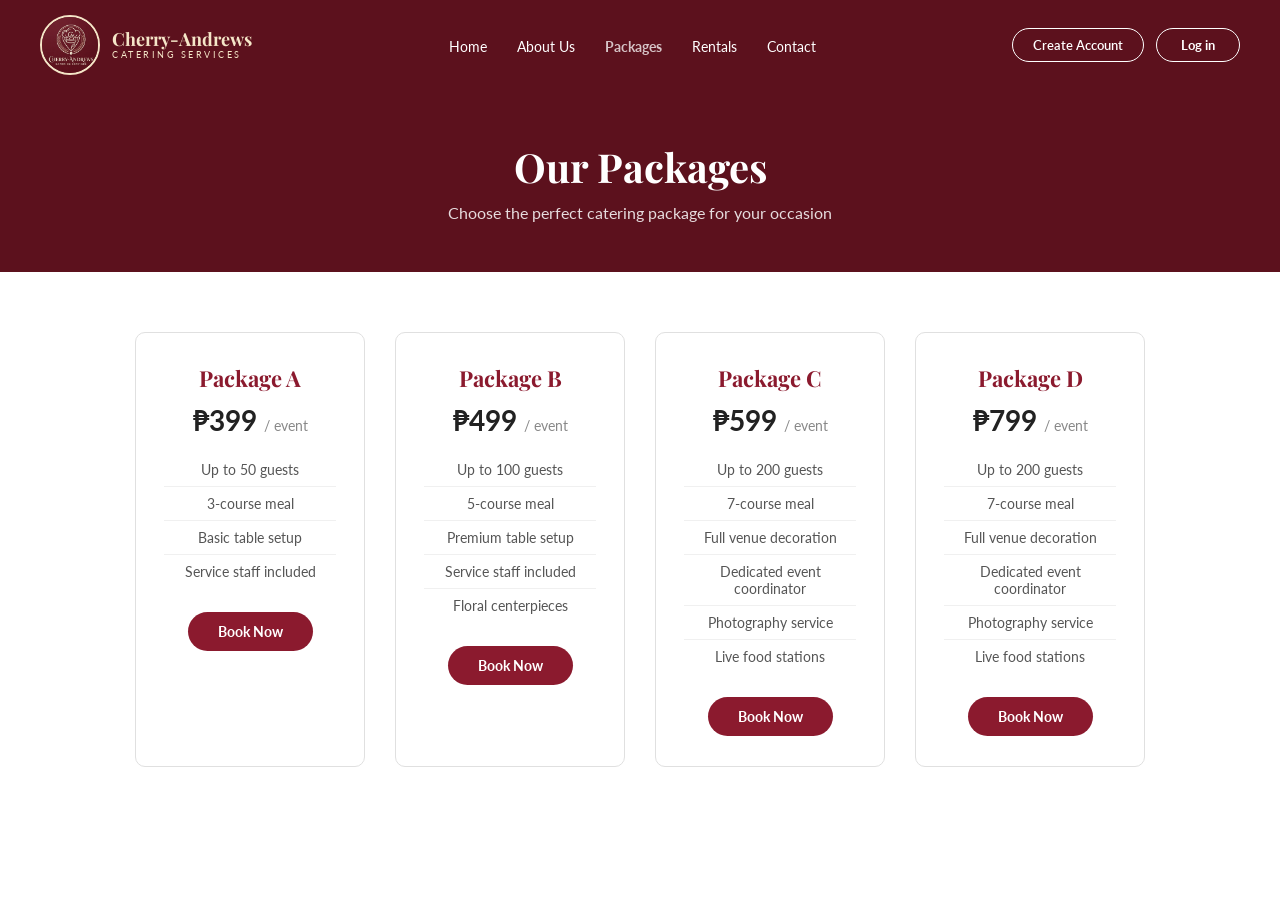
<file: packages.html>
<!DOCTYPE html>
<html lang="en">

<head>
  <meta charset="UTF-8" />
  <meta name="viewport" content="width=device-width, initial-scale=1.0" />
  <title>Packages – Cherry-Andrews Catering Services</title>
  <link
    href="https://fonts.googleapis.com/css2?family=Playfair+Display:ital,wght@0,400;0,700;1,400;1,700&family=Lato:wght@300;400;700&display=swap"
    rel="stylesheet" />
  <style>
    *,
    *::before,
    *::after {
      box-sizing: border-box;
      margin: 0;
      padding: 0;
    }

    body {
      font-family: 'Lato', Arial, sans-serif;
      color: #555;
      background: #fff;
    }

    a {
      text-decoration: none;
      color: inherit;
    }

    /* CSS PACKAGES NAV: matches <nav class="navbar"> near the start of the body. */
    .navbar {
      display: flex;
      align-items: center;
      justify-content: space-between;
      padding: 16px 40px;
      height: 90px;
      background-color: #5c111d;
      position: sticky;
      top: 0;
      z-index: 100;
    }

    .nav-logo {
      display: flex;
      align-items: center;
      gap: 12px;
    }

    /* Header logo, matched to the home page */
     .brand-mark{
      width: 60px;
      height: 60px;
      border-radius: 60%;
      border: 2px solid #f5e6c8;
      overflow: hidden;
      flex-shrink: 0;
    }

    .brand-mark img {
      display: block;
      width: 100%;
      height: 100%;
      object-fit: cover;
    }

    .logo-text {
      display: flex;
      flex-direction: column;
      line-height: 1.2;
    }

    .logo-brand {
      font-family: 'Playfair Display', serif;
      font-size: 18px;
      font-weight: 700;
      color: #f5e6c8;
    }

    .logo-tagline {
      font-size: 9px;
      color: #f5e6c8;
      letter-spacing: 2.5px;
    }

    .nav-links {
      list-style: none;
      display: flex;
      gap: 30px;
    }

    .nav-links a {
      color: #fff;
      font-size: 14px;
      transition: opacity 0.2s;
    }

    .nav-links a:hover,
    .nav-links a.active {
      opacity: 0.75;
      font-weight: 700;
    }

    .nav-actions {
      display: flex;
      gap: 12px;
    }

    .btn-outline {
      padding: 8px 20px;
      border: 1.5px solid #fff;
      border-radius: 20px;
      color: #fff;
      font-size: 13px;
      font-weight: 600;
      background: transparent;
    }

    .btn-outline:hover {
      background: rgba(255, 255, 255, 0.15);
    }

    .btn-solid {
      padding: 8px 24px;
      border: 1.5px solid #fff;
      border-radius: 20px;
      color: #fff;
      font-size: 13px;
      font-weight: 700;
      background: #5c111d;
    
    }

    .btn-solid:hover {
      background: #f5e6c8;
    }

    /* Packages page heading */
    /* CSS PACKAGES INTRO: matches .page-header below the navbar. */
    .page-header {
      background: #5c111d;
      padding: 50px 40px;
      text-align: center;
      color: #fff;
    }

    .page-header h1 {
      font-family: 'Playfair Display', serif;
      font-size: 40px;
      font-weight: 700;
      margin-bottom: 10px;
    }

    .page-header p {
      font-size: 16px;
      opacity: 0.85;
    }

    /* Package cards and details */
    /* CSS PACKAGE CARDS: matches .packages-grid and each .package-card. */
    .packages-grid {
      display: flex;
      flex-wrap: wrap;
      gap: 30px;
      justify-content: center;
      padding: 60px 40px;
      max-width: 1100px;
      margin: 0 auto;
    }

    .package-card {
      flex: 0 1 230px;
      border: 1.5px solid #e0e0e0;
      border-radius: 10px;
      padding: 30px 28px;
      text-align: center;
      transition: box-shadow 0.2s;
    }

    .package-card:hover {
      box-shadow: 0 8px 30px rgba(139, 26, 46, 0.12);
      border-color: #8b1a2e;
    }

    .package-card h3 {
      font-family: 'Playfair Display', serif;
      font-size: 22px;
      color: #8b1a2e;
      margin-bottom: 10px;
    }

    .package-price {
      font-size: 28px;
      font-weight: 700;
      color: #222;
      margin-bottom: 16px;
    }

    .package-price span {
      font-size: 14px;
      font-weight: 400;
      color: #888;
    }

    .package-features {
      list-style: none;
      margin-bottom: 24px;
    }

    .package-features li {
      padding: 8px 0;
      border-bottom: 1px solid #f0f0f0;
      font-size: 14px;
      color: #555;
    }

    .package-features li:last-child {
      border-bottom: none;
    }

    .btn-package {
      display: inline-block;
      padding: 11px 30px;
      background: #8b1a2e;
      color: #fff;
      border-radius: 25px;
      font-size: 14px;
      font-weight: 700;
      transition: background 0.2s;
    }

    .btn-package:hover {
      background: #6b0e1f;
    }
  </style>
  <!-- Responsive layout fixes for phones and tablets are in responsive.css. -->
  <link rel="stylesheet" href="responsive.css" />
</head>

<body>
  <!-- HTML PACKAGES NAV: styled by CSS .navbar, .nav-links, and .nav-actions. -->
  <nav class="navbar">
    <a href="index.html" class="nav-logo">
      <div class="brand-mark">
        <img src="image/logo.jpg" alt="Cherry-Andrews Logo" />
      </div>
      <div class="logo-text">
        <span class="logo-brand">Cherry-Andrews</span>
        <span class="logo-tagline">CATERING SERVICES</span>
      </div>
    </a>
    <ul class="nav-links">
      <li><a href="index.html">Home</a></li>
      <li><a href="about.html">About Us</a></li>
      <li><a href="packages.html" class="active">Packages</a></li>
      <li><a href="rentals.html">Rentals</a></li>
      <li><a href="contact.html">Contact</a></li>
    </ul>
   <!-- Authentication links open the matching form on the home page -->
    <div class="nav-actions">
      <a href="index.html?auth=signup" class="btn-outline">Create Account</a>
      <a href="index.html?auth=login" class="btn-solid">Log in</a>
    </div>
  </nav>
  </nav>

  <!-- HTML PACKAGES INTRO: styled by CSS .page-header. -->
  <div class="page-header">
    <h1>Our Packages</h1>
    <p>Choose the perfect catering package for your occasion</p>
  </div>

  <!-- HTML PACKAGE CARDS: styled by CSS .packages-grid and .package-card. -->
  <div class="packages-grid">
    <div class="package-card">
      <h3>Package A</h3>
      <div class="package-price">₱399 <span>/ event</span></div>
      <ul class="package-features">
        <li>Up to 50 guests</li>
        <li>3-course meal</li>
        <li>Basic table setup</li>
        <li>Service staff included</li>
      </ul>
      <a href="login.html" class="btn-package">Book Now</a>
    </div>
    <div class="package-card">
      <h3>Package B</h3>
      <div class="package-price">₱499 <span>/ event</span></div>
      <ul class="package-features">
        <li>Up to 100 guests</li>
        <li>5-course meal</li>
        <li>Premium table setup</li>
        <li>Service staff included</li>
        <li>Floral centerpieces</li>
      </ul>
      <a href="login.html" class="btn-package">Book Now</a>
    </div>
    <div class="package-card">
      <h3>Package C</h3>
      <div class="package-price">₱599 <span>/ event</span></div>
      <ul class="package-features">
        <li>Up to 200 guests</li>
        <li>7-course meal</li>
        <li>Full venue decoration</li>
        <li>Dedicated event coordinator</li>
        <li>Photography service</li>
        <li>Live food stations</li>
      </ul>
      <a href="login.html" class="btn-package">Book Now</a>
    </div>
     <div class="package-card">
      <h3>Package D</h3>
      <div class="package-price">₱799 <span>/ event</span></div>
      <ul class="package-features">
        <li>Up to 200 guests</li>
        <li>7-course meal</li>
        <li>Full venue decoration</li>
        <li>Dedicated event coordinator</li>
        <li>Photography service</li>
        <li>Live food stations</li>
      </ul>
      <a href="login.html" class="btn-package">Book Now</a>
    </div>
  </div>
</body>

</html>
</file>
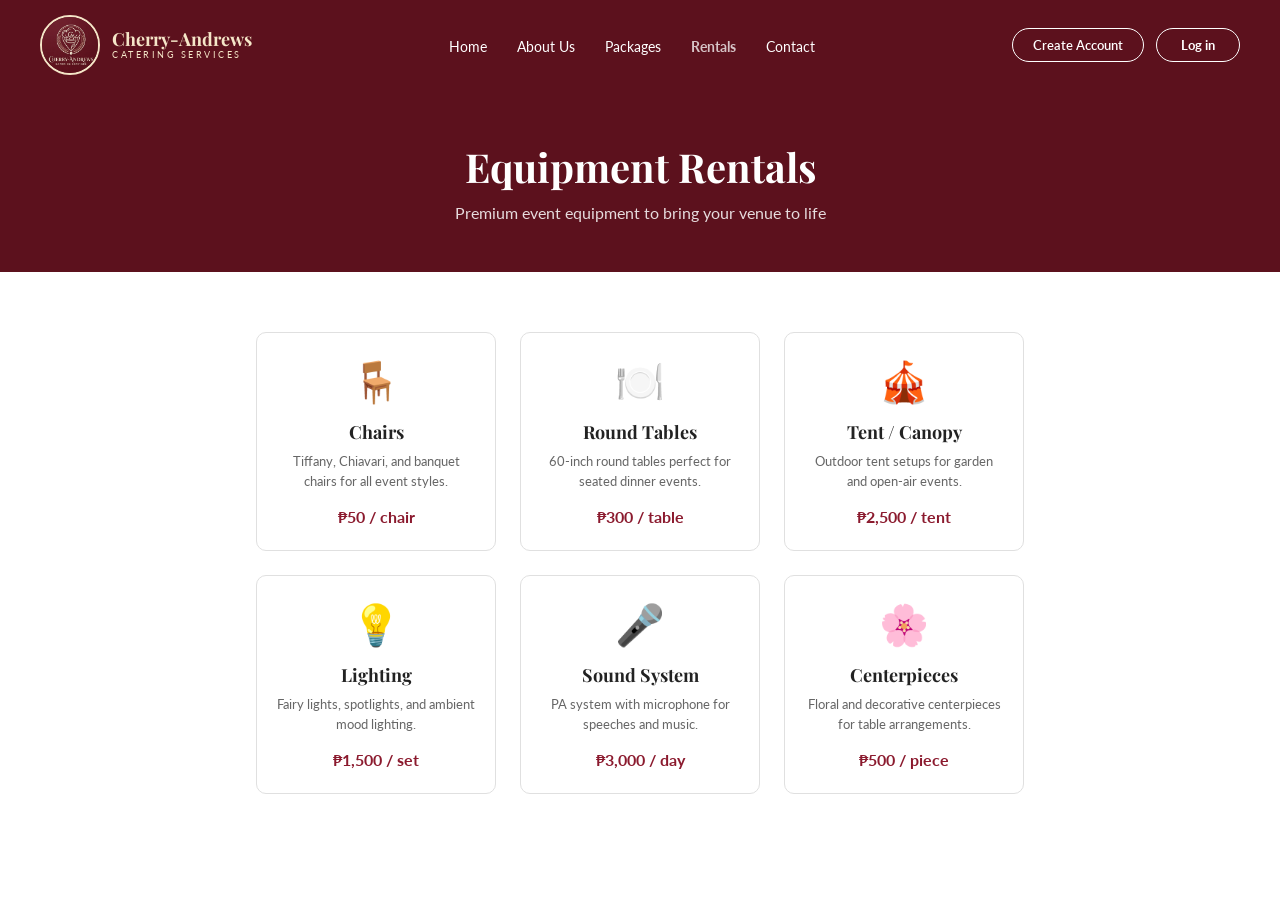
<file: rentals.html>
<!DOCTYPE html>
<html lang="en">

<head>
  <meta charset="UTF-8" />
  <meta name="viewport" content="width=device-width, initial-scale=1.0" />
  <title>Rentals – Cherry-Andrews Catering Services</title>
  <link
    href="https://fonts.googleapis.com/css2?family=Playfair+Display:ital,wght@0,400;0,700;1,400;1,700&family=Lato:wght@300;400;700&display=swap"
    rel="stylesheet" />
  <style>
    *,
    *::before,
    *::after {
      box-sizing: border-box;
      margin: 0;
      padding: 0;
    }

    body {
      font-family: 'Lato', Arial, sans-serif;
      color: #555;
      background: #fff;
    }

    a {
      text-decoration: none;
      color: inherit;
    }

    /* CSS RENTALS NAV: matches <nav class="navbar"> near the start of the body. */
    .navbar {
      display: flex;
      align-items: center;
      justify-content: space-between;
      padding: 16px 40px;
      height: 90px;
      background-color: #5c111d;
      position: sticky;
      top: 0;
      z-index: 100;
    }

    .nav-logo {
      display: flex;
      align-items: center;
      gap: 12px;
    }

    /* Header logo, matched to the home page */
    .brand-mark{
      width: 60px;
      height: 60px;
      border-radius: 60%;
      border: 2px solid #f5e6c8;
      overflow: hidden;
      flex-shrink: 0;
    }

    .brand-mark img {
      display: block;
      width: 100%;
      height: 100%;
      object-fit: cover;
    }

    .logo-text {
      display: flex;
      flex-direction: column;
      line-height: 1.2;
    }

    .logo-brand {
      font-family: 'Playfair Display', serif;
      font-size: 18px;
      font-weight: 700;
      color: #f5e6c8;
    }

    .logo-tagline {
      font-size: 9px;
      color: #f5e6c8;
      letter-spacing: 2.5px;
    }

    .nav-links {
      list-style: none;
      display: flex;
      gap: 30px;
    }

    .nav-links a {
      color: #fff;
      font-size: 14px;
      transition: opacity 0.2s;
    }

    .nav-links a:hover,
    .nav-links a.active {
      opacity: 0.75;
      font-weight: 700;
    }

    .nav-actions {
      display: flex;
      gap: 12px;
    }

    .btn-outline {
      padding: 8px 20px;
      border: 1.5px solid #fff;
      border-radius: 20px;
      color: #fff;
      font-size: 13px;
      font-weight: 600;
      background: transparent;
    }

    .btn-outline:hover {
      background: rgba(255, 255, 255, 0.15);
    }

    .btn-solid {
      padding: 8px 24px;
      border: 1.5px solid #fff;
      border-radius: 20px;
      color: #fff;
      font-size: 13px;
      font-weight: 700;
      background: #5c111d;
    }

    .btn-solid:hover {
      background: #f5e6c8;
    }

    /* Rentals page heading */
    /* CSS RENTALS INTRO: matches .page-header below the navbar. */
    .page-header {
      background: #5c111d;
      padding: 50px 40px;
      text-align: center;
      color: #fff;
    }

    .page-header h1 {
      font-family: 'Playfair Display', serif;
      font-size: 40px;
      margin-bottom: 10px;
    }

    .page-header p {
      font-size: 16px;
      opacity: 0.85;
    }

    /* CSS RENTAL CARDS: matches .rentals-grid and each .rental-card. */
    .rentals-grid {
      display: flex;
      flex-wrap: wrap;
      gap: 24px;
      justify-content: center;
      padding: 60px 40px;
      max-width: 1100px;
      margin: 0 auto;
    }

    .rental-card {
      flex: 0 1 240px;
      border: 1.5px solid #e0e0e0;
      border-radius: 10px;
      padding: 24px 20px;
      text-align: center;
      transition: box-shadow 0.2s;
    }

    .rental-card:hover {
      box-shadow: 0 8px 30px rgba(139, 26, 46, 0.12);
      border-color: #8b1a2e;
    }

    .rental-icon {
      font-size: 40px;
      margin-bottom: 14px;
    }

    .rental-card h3 {
      font-family: 'Playfair Display', serif;
      font-size: 18px;
      color: #222;
      margin-bottom: 8px;
    }

    .rental-card p {
      font-size: 13px;
      color: #666;
      line-height: 1.5;
      margin-bottom: 16px;
    }

    .rental-price {
      font-size: 16px;
      font-weight: 700;
      color: #8b1a2e;
    }
  </style>
  <!-- Responsive layout fixes for phones and tablets are in responsive.css. -->
  <link rel="stylesheet" href="responsive.css" />
</head>

<body>
  <!-- HTML RENTALS NAV: styled by CSS .navbar, .nav-links, and .nav-actions. -->
  <nav class="navbar">
    <a href="index.html" class="nav-logo">
      <div class="brand-mark">
        <img src="image/logo.jpg" alt="Cherry-Andrews Logo" />
      </div>
      <div class="logo-text">
        <span class="logo-brand">Cherry-Andrews</span>
        <span class="logo-tagline">CATERING SERVICES</span>
      </div>
    </a>
    <ul class="nav-links">
      <li><a href="index.html">Home</a></li>
      <li><a href="about.html">About Us</a></li>
      <li><a href="packages.html">Packages</a></li>
      <li><a href="rentals.html" class="active">Rentals</a></li>
      <li><a href="contact.html">Contact</a></li>
    </ul>
    <!-- Authentication links open the matching form on the home page -->
    <div class="nav-actions">
      <a href="index.html?auth=signup" class="btn-outline">Create Account</a>
      <a href="index.html?auth=login" class="btn-solid">Log in</a>
    </div>
  </nav>
  </nav>

  <!-- HTML RENTALS INTRO: styled by CSS .page-header. -->
  <div class="page-header">
    <h1>Equipment Rentals</h1>
    <p>Premium event equipment to bring your venue to life</p>
  </div>

  <!-- HTML RENTAL CARDS: styled by CSS .rentals-grid and .rental-card. -->
  <div class="rentals-grid">
    <div class="rental-card">
      <div class="rental-icon">🪑</div>
      <h3>Chairs</h3>
      <p>Tiffany, Chiavari, and banquet chairs for all event styles.</p>
      <div class="rental-price">₱50 / chair</div>
    </div>
    <div class="rental-card">
      <div class="rental-icon">🍽️</div>
      <h3>Round Tables</h3>
      <p>60-inch round tables perfect for seated dinner events.</p>
      <div class="rental-price">₱300 / table</div>
    </div>
    <div class="rental-card">
      <div class="rental-icon">🎪</div>
      <h3>Tent / Canopy</h3>
      <p>Outdoor tent setups for garden and open-air events.</p>
      <div class="rental-price">₱2,500 / tent</div>
    </div>
    <div class="rental-card">
      <div class="rental-icon">💡</div>
      <h3>Lighting</h3>
      <p>Fairy lights, spotlights, and ambient mood lighting.</p>
      <div class="rental-price">₱1,500 / set</div>
    </div>
    <div class="rental-card">
      <div class="rental-icon">🎤</div>
      <h3>Sound System</h3>
      <p>PA system with microphone for speeches and music.</p>
      <div class="rental-price">₱3,000 / day</div>
    </div>
    <div class="rental-card">
      <div class="rental-icon">🌸</div>
      <h3>Centerpieces</h3>
      <p>Floral and decorative centerpieces for table arrangements.</p>
      <div class="rental-price">₱500 / piece</div>
    </div>
  </div>
</body>

</html>
</file>
<file: responsive.css>
/* Shared responsive adjustments for phones and tablets. */
html {
  max-width: 100%;
  overflow-x: hidden;
}

body {
  min-width: 0;
  overflow-x: hidden;
}

main,
.main,
.page-content,
.content,
.container,
.layout {
  min-width: 0;
  max-width: 100%;
}

img,
video,
canvas,
svg {
  max-width: 100%;
}

table {
  display: block;
  width: 100%;
  max-width: 100%;
  overflow-x: auto;
}

/* Keep navigation, content sections, and dialogs within the screen width. */
@media (max-width: 760px) {
  .navbar {
    height: auto;
    min-height: 64px;
    flex-wrap: wrap;
    gap: 10px;
    padding: 12px clamp(14px, 4vw, 28px);
  }

  .nav-links,
  .nav-actions,
  .topbar,
  .topbar-right,
  .top-actions {
    max-width: 100%;
    flex-wrap: wrap;
  }

  .about-images,
  .contact-wrap,
  .packages-grid,
  .rentals-grid,
  .service-grid,
  .chart-grid,
  .report-grid,
  .stat-grid {
    grid-template-columns: repeat(auto-fit, minmax(min(100%, 240px), 1fr));
  }

  .about-images,
  .service-grid,
  .packages-grid,
  .rentals-grid,
  .chart-grid,
  .report-grid,
  .stat-grid {
    display: grid;
  }

  .layout,
  .profile-layout,
  .contact-wrap {
    min-width: 0;
    max-width: 100%;
  }

  .contact-wrap {
    display: grid;
    grid-template-columns: repeat(auto-fit, minmax(min(100%, 280px), 1fr));
    gap: 20px;
  }

  .notification-panel,
  .notif-panel {
    width: min(520px, calc(100vw - 20px));
    max-width: calc(100vw - 20px);
  }

  .booking-review-dialog {
    width: min(620px, calc(100vw - 24px));
    max-width: calc(100vw - 24px);
    max-height: 88vh;
    overflow: auto;
  }

  .profile-overlay,
  .profile-modal,
  .account-profile-dialog {
    max-width: calc(100vw - 24px);
  }

  .sidebar {
    max-width: 100%;
  }
}

/* Stack controls and content on narrow phone screens. */
@media (max-width: 540px) {
  .navbar {
    align-items: flex-start;
  }

  .nav-links {
    gap: 8px 14px;
  }

  .about-images,
  .packages-grid,
  .rentals-grid,
  .service-grid,
  .chart-grid,
  .report-grid,
  .stat-grid,
  .profile-layout {
    grid-template-columns: minmax(0, 1fr);
  }

  .contact-wrap {
    grid-template-columns: minmax(0, 1fr);
  }

  .contact-form,
  .contact-info,
  .profile-card,
  .profile-settings {
    min-width: 0;
    width: 100%;
  }

  .table-panel,
  .table-wrap,
  .table-container {
    max-width: 100%;
    overflow-x: auto;
  }

  .notification-toolbar,
  .notif-toolbar {
    gap: 6px;
    padding: 9px 10px;
  }

  .notification-bulk-controls,
  .notif-bulk-controls {
    flex-wrap: wrap;
  }

  .notification-action,
  .notif-action {
    flex: 1 1 auto;
  }

  .booking-review-head,
  .booking-review-body,
  .booking-review-actions {
    padding-left: 14px;
    padding-right: 14px;
  }

  .booking-review-body {
    grid-template-columns: minmax(0, 1fr);
  }

  input,
  select,
  textarea,
  button {
    max-width: 100%;
  }
}

/* ==========================================================
   CUSTOMER PAGES (dashboard, my-reservations, new-booking,
   order-history): ipakita ang sidebar sa phone bilang
   horizontal scrollable menu imbes na itago.
   ========================================================== */
@media (max-width: 760px) {
  .body-wrap {
    flex-direction: column;
  }

  .body-wrap > .sidebar {
    display: flex;          /* panalo laban sa display:none ng page */
    width: 100%;
    flex: none;
    padding: 0;
    overflow-x: auto;
    border-right: 0;
    border-bottom: 1px solid #3a0010;
    -webkit-overflow-scrolling: touch;
  }

  .body-wrap > .sidebar .panel-label {
    display: none;
  }

  .body-wrap > .sidebar .sidebar-item {
    flex: 0 0 auto;
    white-space: nowrap;
    padding: 12px 16px;
    font-size: 13px;
    border-left: 0;
    border-bottom: 3px solid transparent;
  }

  .body-wrap > .sidebar .sidebar-item.active {
    border-left: 0;
    border-bottom-color: #e0a53f;
  }

  .body-wrap > .main {
    width: 100%;
    min-width: 0;
    padding: 16px 12px 28px;
    overflow-y: visible;
  }

  /* Dashboard: ibalik ang "Planning ahead?" card sa ilalim ng content */
  .body-wrap > .right-panel {
    display: block;
    width: 100%;
    padding: 0 12px 24px;
  }
}

/* ==========================================================
   TOPBAR (customer, owner, admin): iisang layout sa phone.
   Logo sa kaliwa; notif, profile, logout sa kanan, ISANG ROW.
   ========================================================== */
@media (max-width: 760px) {
  .topbar {
    height: 64px;
    padding: 0 12px;
    flex-wrap: nowrap;          /* huwag bumaba ang buttons */
    gap: 8px;
  }

  .topbar-brand,
  .brand {
    gap: 8px;
    min-width: 0;
    flex-shrink: 1;
  }

  .brand-icon,
  .brand-mark {
    width: 40px;
    height: 40px;
  }

  .brand-words .b1,
  .brand-name {
    font-size: 14px;
    letter-spacing: 1px;
    white-space: nowrap;
  }

  .brand-words .b2,
  .brand-name small {
    font-size: 10px;
    margin-top: 2px;
  }

  .topbar-right,
  .top-actions {
    flex-wrap: nowrap;          /* sa gilid, hindi sa ilalim */
    flex-shrink: 0;
    gap: 6px;
    margin-left: auto;
  }

  .logout-btn,
  .logout {
    padding: 5px 10px;
    font-size: 11px;
    border-radius: 16px;
    white-space: nowrap;
  }

  /* Notification panel: nasa gitna ng screen sa ilalim ng topbar,
     para hindi maputol sa kaliwa. */
  .notif-panel,
  .notification-panel {
    position: fixed;
    top: 68px;
    left: 10px;
    right: 10px;
    width: auto;
    max-width: none;
  }
}

@media (max-width: 380px) {
  .brand-words .b1,
  .brand-name {
    font-size: 12px;
    letter-spacing: 0.5px;
  }

  .brand-icon,
  .brand-mark {
    width: 36px;
    height: 36px;
  }

  .topbar-right,
  .top-actions {
    gap: 2px;
  }
}

/* ==========================================================
   PUBLIC LANDING PAGES (index, about, packages, rentals, contact)
   1) Iisang ayos ng navbar sa phone, kahit anong link ang pinindot:
      Logo  ->  Create Account / Log in  ->  Home About Packages Rentals Contact
   2) "Our Services": nasa gitna ang bawat service sa kahit anong device.
   ========================================================== */
@media (max-width: 760px) {
  .navbar {
    display: flex;
    flex-wrap: wrap;
    align-items: center;
    justify-content: flex-start;
    row-gap: 12px;
  }

  /* 1st row: logo / brand (laging unang child ng navbar) */
  .navbar > :first-child {
    order: 1;
    flex: 1 1 100%;
  }

  /* 2nd row: Create Account + Log in */
  .navbar .nav-actions,
  .navbar .nav-buttons,
  .navbar .auth-buttons,
  .navbar .navbar-actions {
    order: 2;
    flex: 1 1 100%;
    display: flex;
    flex-wrap: wrap;
    justify-content: flex-start;
    gap: 10px;
  }

  /* 3rd row: Home, About Us, Packages, Rentals, Contact */
  .navbar .nav-links,
  .navbar .nav-menu,
  .navbar .navbar-links {
    order: 3;
    flex: 1 1 100%;
    display: flex;
    flex-wrap: wrap;
    justify-content: flex-start;
    gap: 8px 18px;
  }

  /* Services: nasa gitna */
  .service-grid {
    width: 100%;
    max-width: 100%;
    margin-left: auto;
    margin-right: auto;
    padding-left: 16px;
    padding-right: 16px;
    box-sizing: border-box;
    justify-content: center;
    justify-items: center;
    text-align: center;
  }

  .service-grid > * {
    width: 100%;
    max-width: 420px;
    margin-left: auto;
    margin-right: auto;
    display: flex;
    flex-direction: column;
    align-items: center;
    text-align: center;
  }
}
</file>
